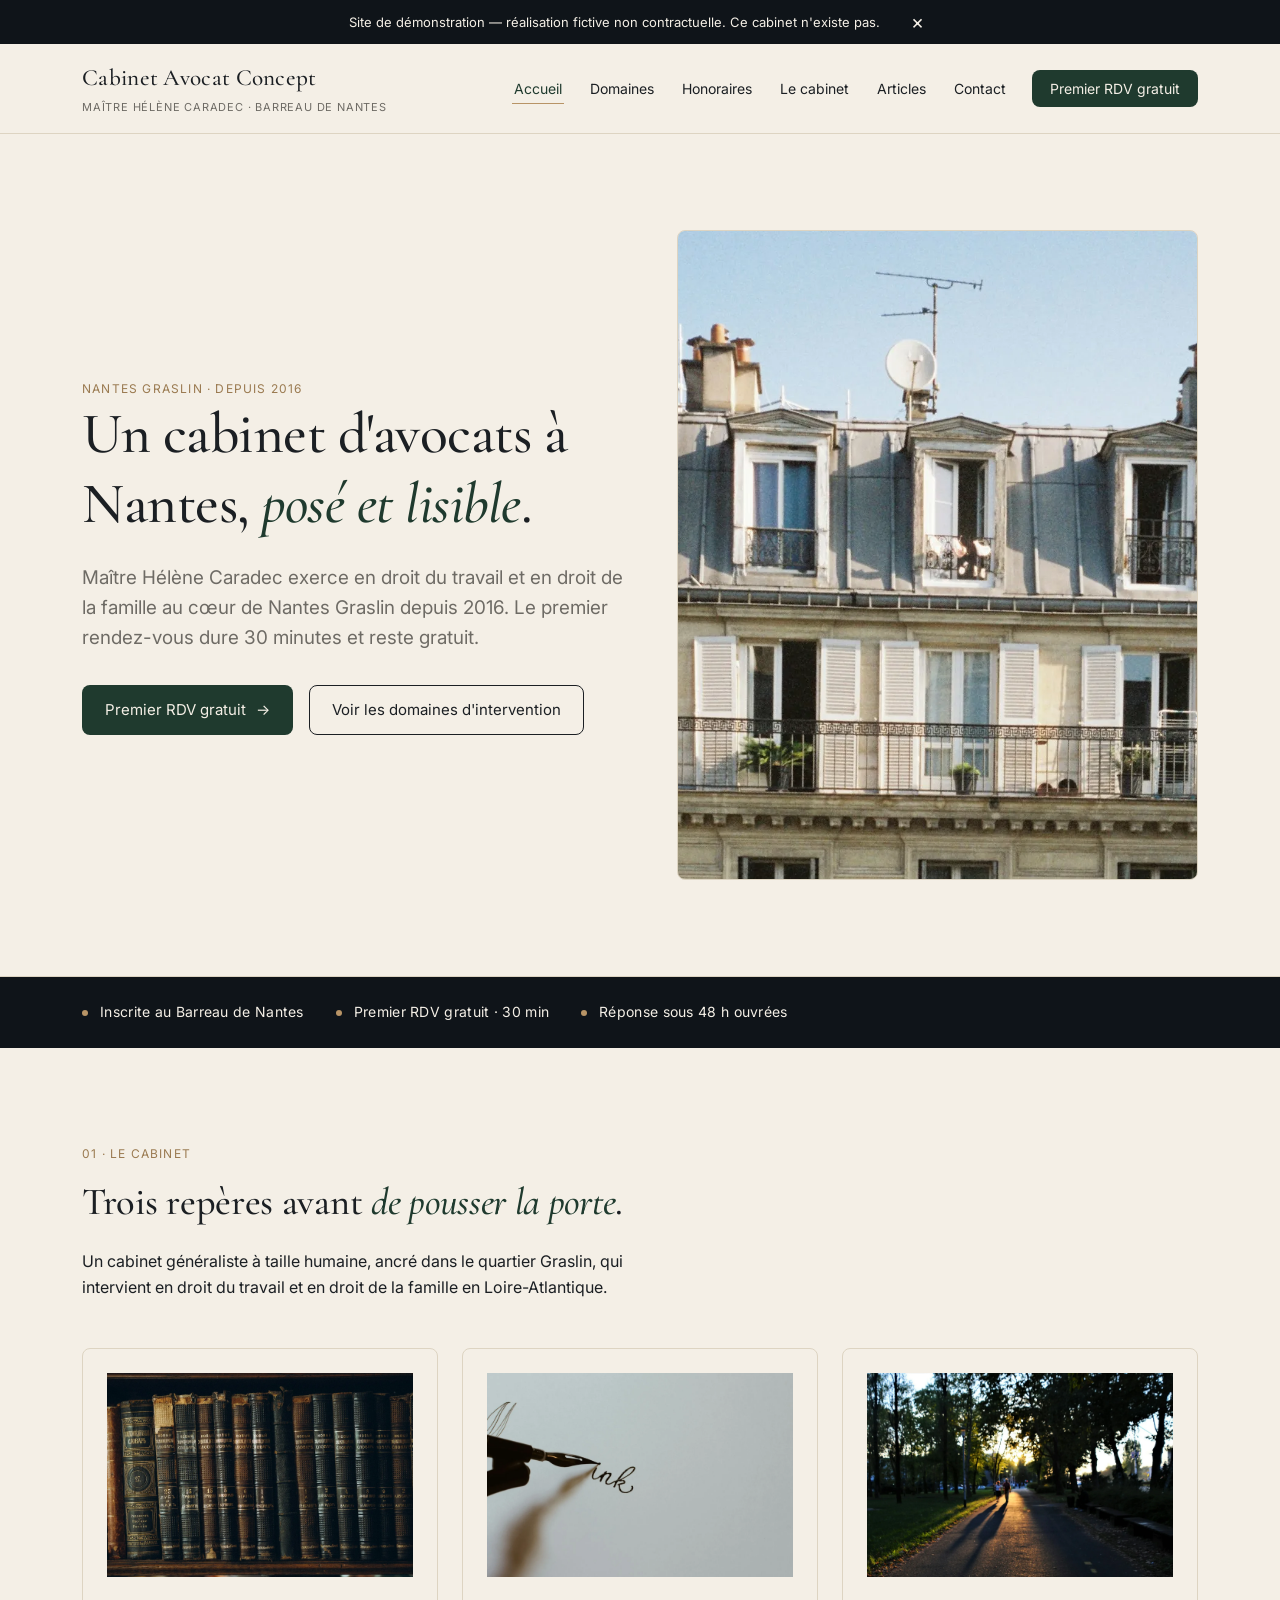
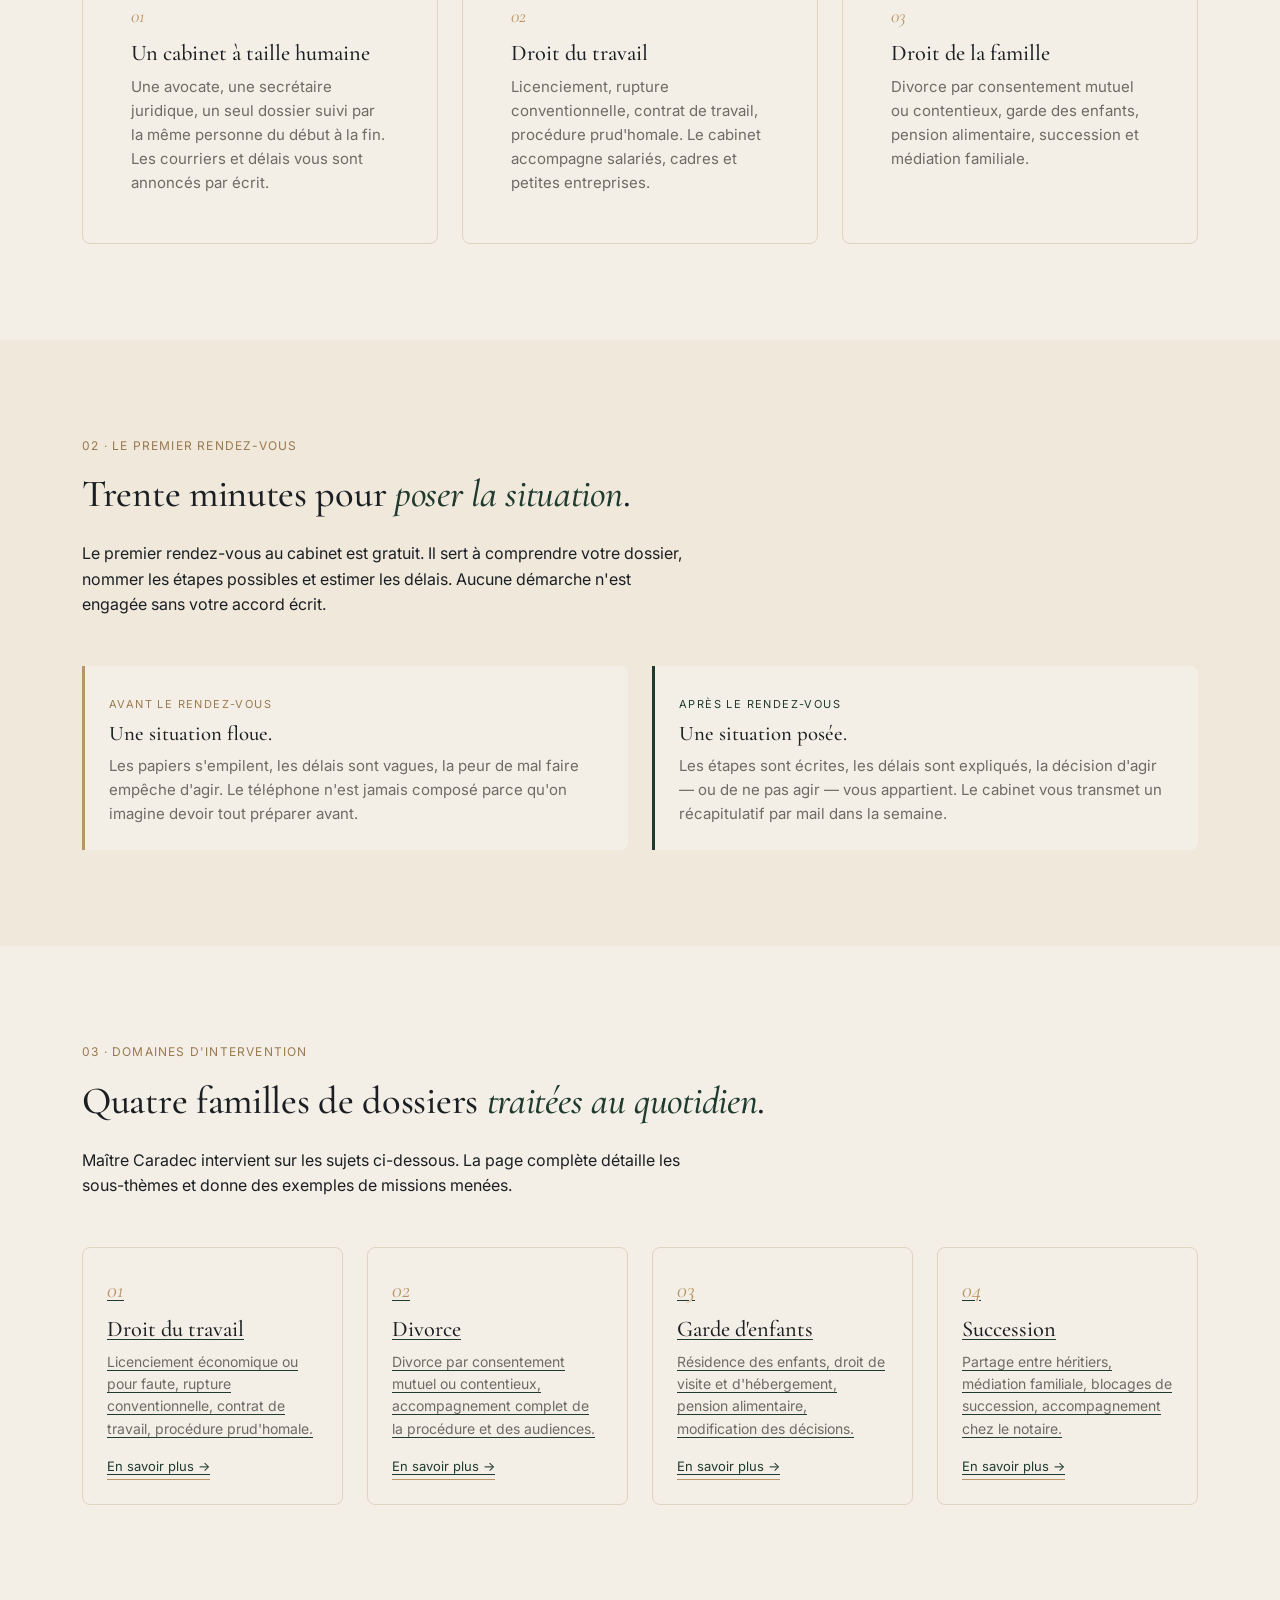
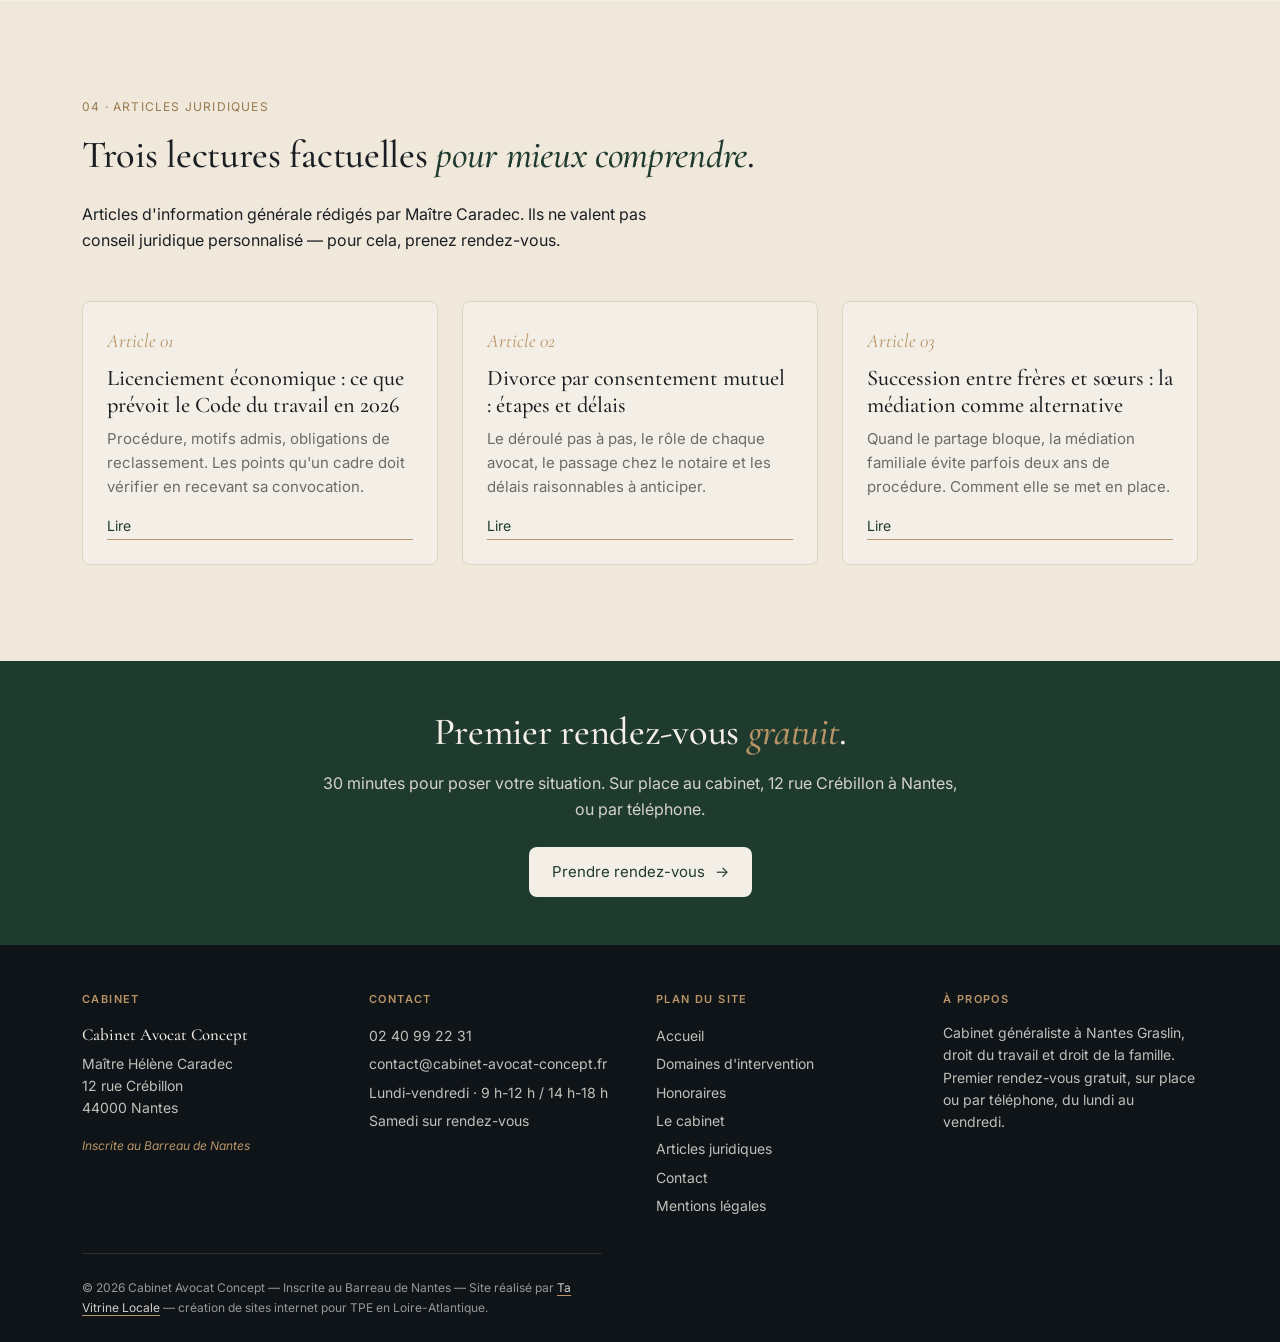
<file: index.html>
<!DOCTYPE html>
<html lang="fr">
<head>
  <meta charset="UTF-8">
  <meta name="viewport" content="width=device-width, initial-scale=1, viewport-fit=cover">
  <meta name="theme-color" content="#1F3A2E">

  <title>Cabinet d'avocats à Nantes — Cabinet Avocat Concept · Nantes</title>
  <meta name="description" content="Cabinet d'avocats à Nantes Graslin. Droit du travail et droit de la famille. Premier rendez-vous gratuit 30 min. Maître Hélène Caradec.">
  <meta name="author" content="Cabinet Avocat Concept">
  <meta name="robots" content="noindex, follow" />
  <link rel="canonical" href="https://avocat.tavitrinelocale.fr/">

  <meta property="og:type" content="website">
  <meta property="og:title" content="Cabinet d'avocats à Nantes — Cabinet Avocat Concept">
  <meta property="og:description" content="Cabinet Avocat Concept à Nantes Graslin. Droit du travail et droit de la famille. Premier rendez-vous gratuit 30 min.">
  <meta property="og:url" content="https://avocat.tavitrinelocale.fr/">
  <meta property="og:locale" content="fr_FR">
  <meta property="og:site_name" content="Cabinet Avocat Concept">

  <link rel="preconnect" href="https://fonts.googleapis.com">
  <link rel="preconnect" href="https://fonts.gstatic.com" crossorigin>
  <link href="https://fonts.googleapis.com/css2?family=Cormorant+Garamond:ital,wght@0,400;0,500;1,400;1,500&family=Inter:wght@400;500;600&display=swap" rel="stylesheet" media="print" onload="this.media='all'">
  <noscript><link rel="stylesheet" href="https://fonts.googleapis.com/css2?family=Cormorant+Garamond:ital,wght@0,400;0,500;1,400;1,500&family=Inter:wght@400;500;600&display=swap"></noscript>

  <link rel="stylesheet" href="style.css">

  <script type="application/ld+json">
  {
    "@context": "https://schema.org",
    "@type": "ProfessionalService",
    "name": "Cabinet Avocat Concept",
    "url": "https://avocat.tavitrinelocale.fr/",
    "telephone": "+33240992231",
    "email": "contact@cabinet-avocat-concept.fr",
    "description": "Cabinet d'avocats à Nantes Graslin — droit du travail et droit de la famille. Site de démonstration non publicitaire au sens de l'article 10 du décret du 12 juillet 2005 et du Règlement Intérieur National. Cabinet fictif.",
    "address": {
      "@type": "PostalAddress",
      "streetAddress": "12 rue Crébillon",
      "addressLocality": "Nantes",
      "postalCode": "44000",
      "addressCountry": "FR"
    },
    "areaServed": ["Nantes", "Saint-Herblain", "Carquefou", "Loire-Atlantique"],
    "openingHours": "Mo-Fr 09:00-12:00,14:00-18:00",
    "memberOf": {
      "@type": "Organization",
      "name": "Barreau de Nantes"
    }
  }
  </script>

  <script type="application/ld+json">
  {
    "@context": "https://schema.org",
    "@type": "WebSite",
    "name": "Cabinet Avocat Concept",
    "url": "https://avocat.tavitrinelocale.fr/",
    "inLanguage": "fr-FR",
    "publisher": {
      "@type": "ProfessionalService",
      "name": "Cabinet Avocat Concept"
    }
  }
  </script>
</head>
<body>
  <a href="#main" class="skip-link">Aller au contenu</a>

  <div class="demo-banner" role="status" aria-label="Information site démo" data-demo-banner>
    <span class="demo-banner__txt">Site de démonstration — réalisation fictive non contractuelle. Ce cabinet n'existe pas.</span>
    <button type="button" class="demo-banner__close" aria-label="Fermer le bandeau">×</button>
  </div>

  <header class="site-header">
    <div class="container site-header__inner">
      <a href="index.html" class="brand">
        <span class="brand__name">Cabinet Avocat Concept</span>
        <span class="brand__sub">Maître Hélène Caradec · Barreau de Nantes</span>
      </a>
      <nav class="nav" aria-label="Navigation principale">
        <ul class="nav__list">
          <li><a href="index.html" class="nav__link is-active">Accueil</a></li>
          <li><a href="domaines-intervention.html" class="nav__link">Domaines</a></li>
          <li><a href="honoraires.html" class="nav__link">Honoraires</a></li>
          <li><a href="le-cabinet.html" class="nav__link">Le cabinet</a></li>
          <li><a href="articles.html" class="nav__link">Articles</a></li>
          <li><a href="contact.html" class="nav__link">Contact</a></li>
          <li><a href="contact.html#rdv" class="nav__cta">Premier RDV gratuit</a></li>
        </ul>
      </nav>
      <button type="button" class="burger" data-burger aria-label="Ouvrir le menu" aria-expanded="false" aria-controls="mobile-menu">
        <span></span><span></span><span></span>
      </button>
    </div>
  </header>

  <aside class="mobile-menu" id="mobile-menu" data-mobile-menu aria-label="Navigation mobile">
    <ul class="mobile-menu__list">
      <li><a href="index.html">Accueil</a></li>
      <li><a href="domaines-intervention.html">Domaines d'intervention</a></li>
      <li><a href="honoraires.html">Honoraires</a></li>
      <li><a href="le-cabinet.html">Le cabinet</a></li>
      <li><a href="articles.html">Articles juridiques</a></li>
      <li><a href="contact.html">Contact</a></li>
    </ul>
    <a href="contact.html#rdv" class="mobile-menu__cta">Premier RDV gratuit</a>
    <div class="mobile-menu__foot">
      <a href="tel:+33240992231">02 40 99 22 31</a>
      <a href="mailto:contact@cabinet-avocat-concept.fr">contact@cabinet-avocat-concept.fr</a>
      <span>12 rue Crébillon · 44000 Nantes</span>
    </div>
  </aside>

  <main id="main">

    <!-- HERO -->
    <section class="hero hero--image">
      <div class="container">
        <div class="hero__grid">
          <div>
            <span class="hero__kicker">Nantes Graslin · depuis 2016</span>
            <h1>Un cabinet d'avocats à Nantes, <em>posé et lisible</em>.</h1>
            <p class="hero__lede lede">Maître Hélène Caradec exerce en droit du travail et en droit de la famille au cœur de Nantes Graslin depuis 2016. Le premier rendez-vous dure 30 minutes et reste gratuit.</p>
            <div class="hero__actions">
              <a href="contact.html#rdv" class="btn btn--primary">Premier RDV gratuit <span class="btn__arrow" aria-hidden="true">→</span></a>
              <a href="domaines-intervention.html" class="btn btn--ghost">Voir les domaines d'intervention</a>
            </div>
          </div>
          <figure class="hero__media">
            <picture>
              <source srcset="images/hero-facade.webp" type="image/webp">
              <img src="images/hero-facade.jpg" alt="Façade en pierre du XIXᵉ siècle d'un immeuble français abritant un cabinet d'avocats" width="1600" height="1067" loading="eager" fetchpriority="high" decoding="async">
            </picture>
          </figure>
        </div>
      </div>
    </section>

    <!-- TRUST BAR -->
    <section class="trust">
      <div class="container">
        <ul class="trust__list">
          <li class="trust__item"><span class="trust__dot" aria-hidden="true"></span>Inscrite au Barreau de Nantes</li>
          <li class="trust__item"><span class="trust__dot" aria-hidden="true"></span>Premier RDV gratuit · 30 min</li>
          <li class="trust__item"><span class="trust__dot" aria-hidden="true"></span>Réponse sous 48 h ouvrées</li>
        </ul>
      </div>
    </section>

    <!-- POURQUOI CE CABINET -->
    <section class="section">
      <div class="container">
        <div class="section__label">01 · Le cabinet</div>
        <h2 class="section__title">Trois repères avant <em>de pousser la porte</em>.</h2>
        <p class="section__lede">Un cabinet généraliste à taille humaine, ancré dans le quartier Graslin, qui intervient en droit du travail et en droit de la famille en Loire-Atlantique.</p>

        <div class="cols-3">
          <article class="col-card">
            <figure class="col-card__media">
              <picture>
                <source srcset="images/reassurance-livres.webp" type="image/webp">
                <img src="images/reassurance-livres.jpg" alt="Étagère de codes juridiques reliés cuir dans le cabinet" width="1600" height="1067" loading="lazy" decoding="async">
              </picture>
            </figure>
            <div class="col-card__body">
              <span class="col-card__num">01</span>
              <h3>Un cabinet à taille humaine</h3>
              <p>Une avocate, une secrétaire juridique, un seul dossier suivi par la même personne du début à la fin. Les courriers et délais vous sont annoncés par écrit.</p>
            </div>
          </article>
          <article class="col-card">
            <figure class="col-card__media">
              <picture>
                <source srcset="images/reassurance-ecriture.webp" type="image/webp">
                <img src="images/reassurance-ecriture.jpg" alt="Main écrivant à la plume sur un document juridique" width="1600" height="1065" loading="lazy" decoding="async">
              </picture>
            </figure>
            <div class="col-card__body">
              <span class="col-card__num">02</span>
              <h3>Droit du travail</h3>
              <p>Licenciement, rupture conventionnelle, contrat de travail, procédure prud'homale. Le cabinet accompagne salariés, cadres et petites entreprises.</p>
            </div>
          </article>
          <article class="col-card">
            <figure class="col-card__media">
              <picture>
                <source srcset="images/reassurance-famille.webp" type="image/webp">
                <img src="images/reassurance-famille.jpg" alt="Promeneurs dans un parc européen, vue à distance et anonyme" width="1600" height="1063" loading="lazy" decoding="async">
              </picture>
            </figure>
            <div class="col-card__body">
              <span class="col-card__num">03</span>
              <h3>Droit de la famille</h3>
              <p>Divorce par consentement mutuel ou contentieux, garde des enfants, pension alimentaire, succession et médiation familiale.</p>
            </div>
          </article>
        </div>
      </div>
    </section>

    <!-- AVANT / APRÈS (option B — texte) -->
    <section class="section section--soft">
      <div class="container">
        <div class="section__label">02 · Le premier rendez-vous</div>
        <h2 class="section__title">Trente minutes pour <em>poser la situation</em>.</h2>
        <p class="section__lede">Le premier rendez-vous au cabinet est gratuit. Il sert à comprendre votre dossier, nommer les étapes possibles et estimer les délais. Aucune démarche n'est engagée sans votre accord écrit.</p>

        <div class="case-before-after">
          <article class="case-ba case-ba--before">
            <span class="case-ba__label">Avant le rendez-vous</span>
            <h3 class="case-ba__title">Une situation floue.</h3>
            <p>Les papiers s'empilent, les délais sont vagues, la peur de mal faire empêche d'agir. Le téléphone n'est jamais composé parce qu'on imagine devoir tout préparer avant.</p>
          </article>
          <article class="case-ba case-ba--after">
            <span class="case-ba__label">Après le rendez-vous</span>
            <h3 class="case-ba__title">Une situation posée.</h3>
            <p>Les étapes sont écrites, les délais sont expliqués, la décision d'agir — ou de ne pas agir — vous appartient. Le cabinet vous transmet un récapitulatif par mail dans la semaine.</p>
          </article>
        </div>
      </div>
    </section>

    <!-- DOMAINES (aperçu, 4 cartes) -->
    <section class="section">
      <div class="container">
        <div class="section__label">03 · Domaines d'intervention</div>
        <h2 class="section__title">Quatre familles de dossiers <em>traitées au quotidien</em>.</h2>
        <p class="section__lede">Maître Caradec intervient sur les sujets ci-dessous. La page complète détaille les sous-thèmes et donne des exemples de missions menées.</p>

        <div class="cards-4">
          <a href="domaines-intervention.html#droit-travail" class="domain-card">
            <span class="domain-card__num">01</span>
            <h3>Droit du travail</h3>
            <p>Licenciement économique ou pour faute, rupture conventionnelle, contrat de travail, procédure prud'homale.</p>
            <span class="domain-card__link">En savoir plus →</span>
          </a>
          <a href="domaines-intervention.html#divorce" class="domain-card">
            <span class="domain-card__num">02</span>
            <h3>Divorce</h3>
            <p>Divorce par consentement mutuel ou contentieux, accompagnement complet de la procédure et des audiences.</p>
            <span class="domain-card__link">En savoir plus →</span>
          </a>
          <a href="domaines-intervention.html#garde" class="domain-card">
            <span class="domain-card__num">03</span>
            <h3>Garde d'enfants</h3>
            <p>Résidence des enfants, droit de visite et d'hébergement, pension alimentaire, modification des décisions.</p>
            <span class="domain-card__link">En savoir plus →</span>
          </a>
          <a href="domaines-intervention.html#succession" class="domain-card">
            <span class="domain-card__num">04</span>
            <h3>Succession</h3>
            <p>Partage entre héritiers, médiation familiale, blocages de succession, accompagnement chez le notaire.</p>
            <span class="domain-card__link">En savoir plus →</span>
          </a>
        </div>
      </div>
    </section>

    <!-- ARTICLES RÉCENTS -->
    <section class="section section--soft">
      <div class="container">
        <div class="section__label">04 · Articles juridiques</div>
        <h2 class="section__title">Trois lectures factuelles <em>pour mieux comprendre</em>.</h2>
        <p class="section__lede">Articles d'information générale rédigés par Maître Caradec. Ils ne valent pas conseil juridique personnalisé — pour cela, prenez rendez-vous.</p>

        <div class="cols-3">
          <article class="col-card">
            <span class="col-card__num">Article 01</span>
            <h3>Licenciement économique : ce que prévoit le Code du travail en 2026</h3>
            <p>Procédure, motifs admis, obligations de reclassement. Les points qu'un cadre doit vérifier en recevant sa convocation.</p>
            <a href="articles.html#article-1">Lire</a>
          </article>
          <article class="col-card">
            <span class="col-card__num">Article 02</span>
            <h3>Divorce par consentement mutuel : étapes et délais</h3>
            <p>Le déroulé pas à pas, le rôle de chaque avocat, le passage chez le notaire et les délais raisonnables à anticiper.</p>
            <a href="articles.html#article-2">Lire</a>
          </article>
          <article class="col-card">
            <span class="col-card__num">Article 03</span>
            <h3>Succession entre frères et sœurs : la médiation comme alternative</h3>
            <p>Quand le partage bloque, la médiation familiale évite parfois deux ans de procédure. Comment elle se met en place.</p>
            <a href="articles.html#article-3">Lire</a>
          </article>
        </div>
      </div>
    </section>

    <!-- CTA premier RDV -->
    <section class="cta-band">
      <div class="container">
        <h2>Premier rendez-vous <em>gratuit</em>.</h2>
        <p>30 minutes pour poser votre situation. Sur place au cabinet, 12 rue Crébillon à Nantes, ou par téléphone.</p>
        <a href="contact.html#rdv" class="btn btn--primary">Prendre rendez-vous <span class="btn__arrow" aria-hidden="true">→</span></a>
      </div>
    </section>

  </main>

  <footer class="site-footer">
    <div class="container">
      <div class="footer-grid">
        <div class="footer-col">
          <h4>Cabinet</h4>
          <p>
            <strong>Cabinet Avocat Concept</strong>
            Maître Hélène Caradec<br>
            12 rue Crébillon<br>
            44000 Nantes
          </p>
          <span class="footer-barre-mention">Inscrite au Barreau de Nantes</span>
        </div>
        <div class="footer-col">
          <h4>Contact</h4>
          <ul>
            <li><a href="tel:+33240992231">02 40 99 22 31</a></li>
            <li><a href="mailto:contact@cabinet-avocat-concept.fr">contact@cabinet-avocat-concept.fr</a></li>
            <li>Lundi-vendredi · 9 h-12 h / 14 h-18 h</li>
            <li>Samedi sur rendez-vous</li>
          </ul>
        </div>
        <div class="footer-col">
          <h4>Plan du site</h4>
          <ul>
            <li><a href="index.html">Accueil</a></li>
            <li><a href="domaines-intervention.html">Domaines d'intervention</a></li>
            <li><a href="honoraires.html">Honoraires</a></li>
            <li><a href="le-cabinet.html">Le cabinet</a></li>
            <li><a href="articles.html">Articles juridiques</a></li>
            <li><a href="contact.html">Contact</a></li>
            <li><a href="mentions-legales.html">Mentions légales</a></li>
          </ul>
        </div>
        <div class="footer-col">
          <h4>À propos</h4>
          <p>Cabinet généraliste à Nantes Graslin, droit du travail et droit de la famille. Premier rendez-vous gratuit, sur place ou par téléphone, du lundi au vendredi.</p>
        </div>
      </div>
      <p class="footer-legal">© <span data-year>2026</span> Cabinet Avocat Concept — Inscrite au Barreau de Nantes — Site réalisé par <a href="https://tavitrinelocale.fr" rel="noopener">Ta Vitrine Locale</a> — création de sites internet pour TPE en Loire-Atlantique.</p>
    </div>
  </footer>

  <script src="script.js" defer></script>
</body>
</html>
</file>
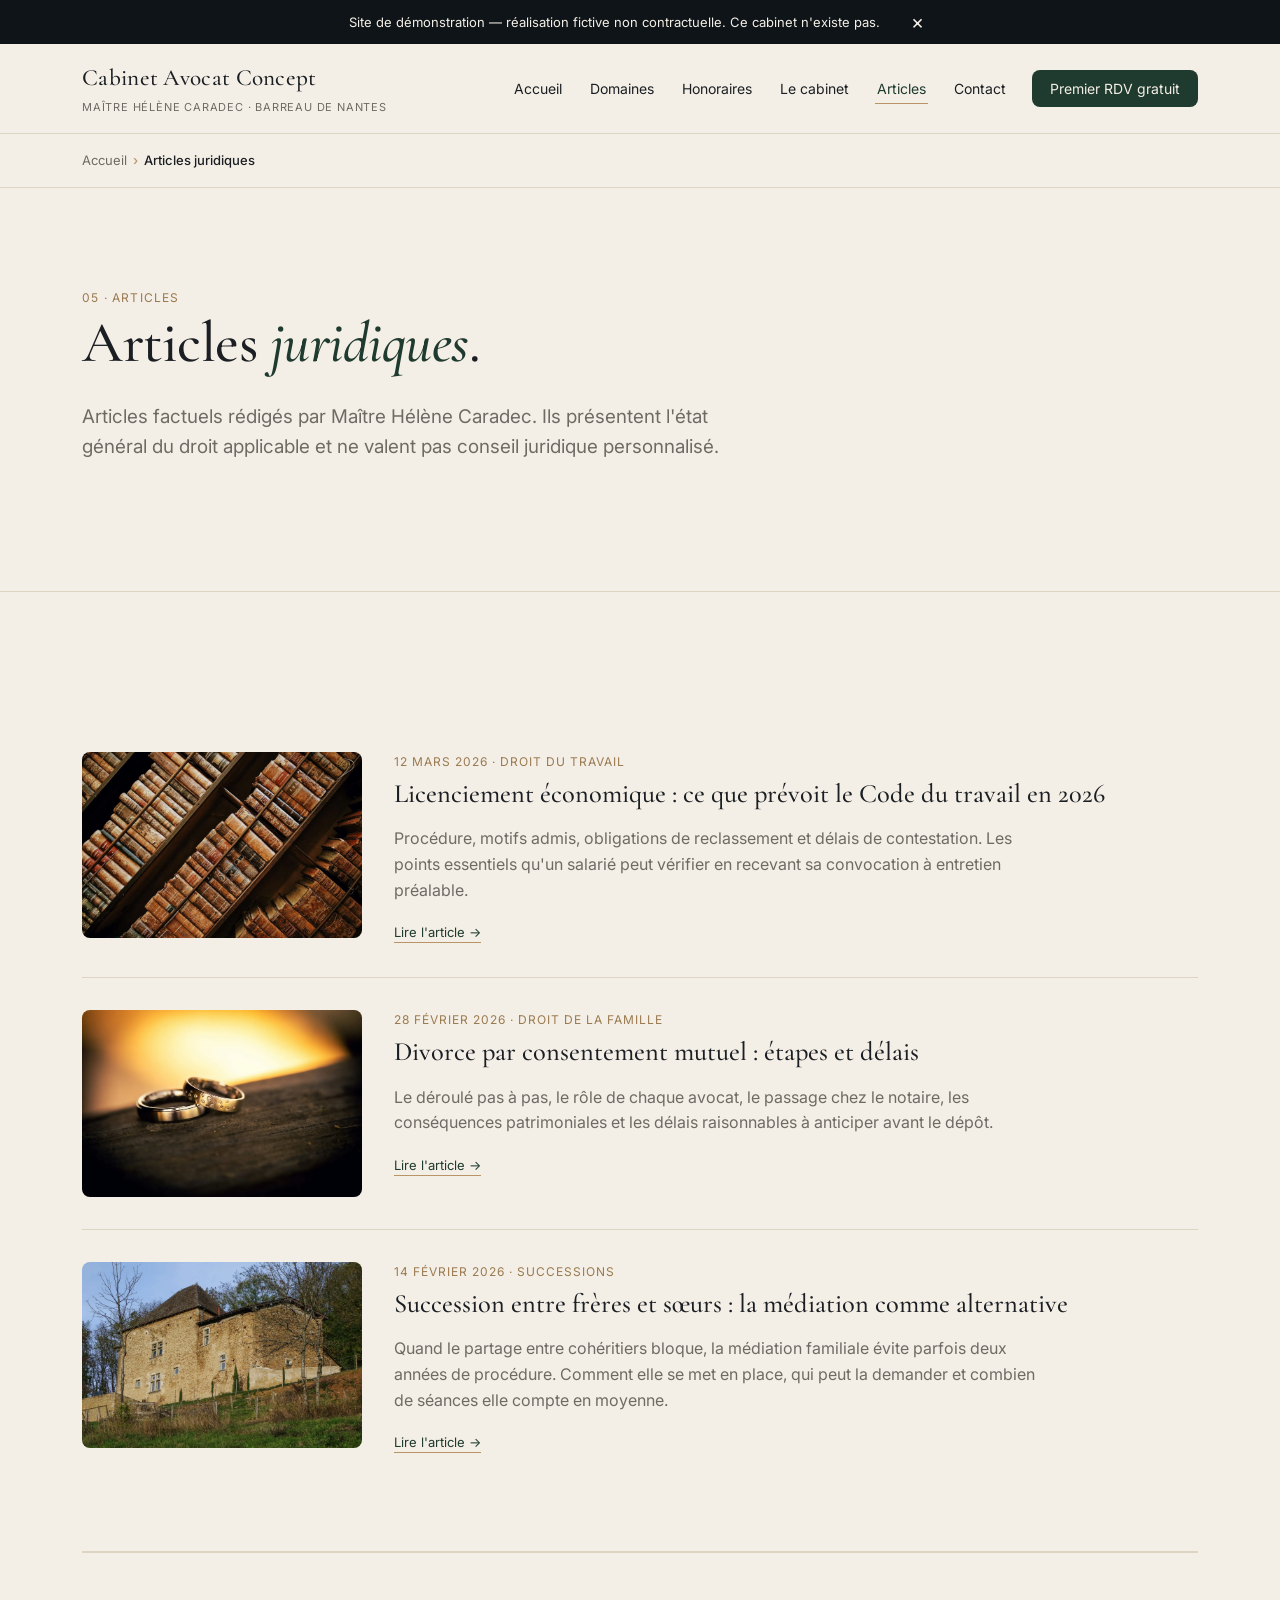
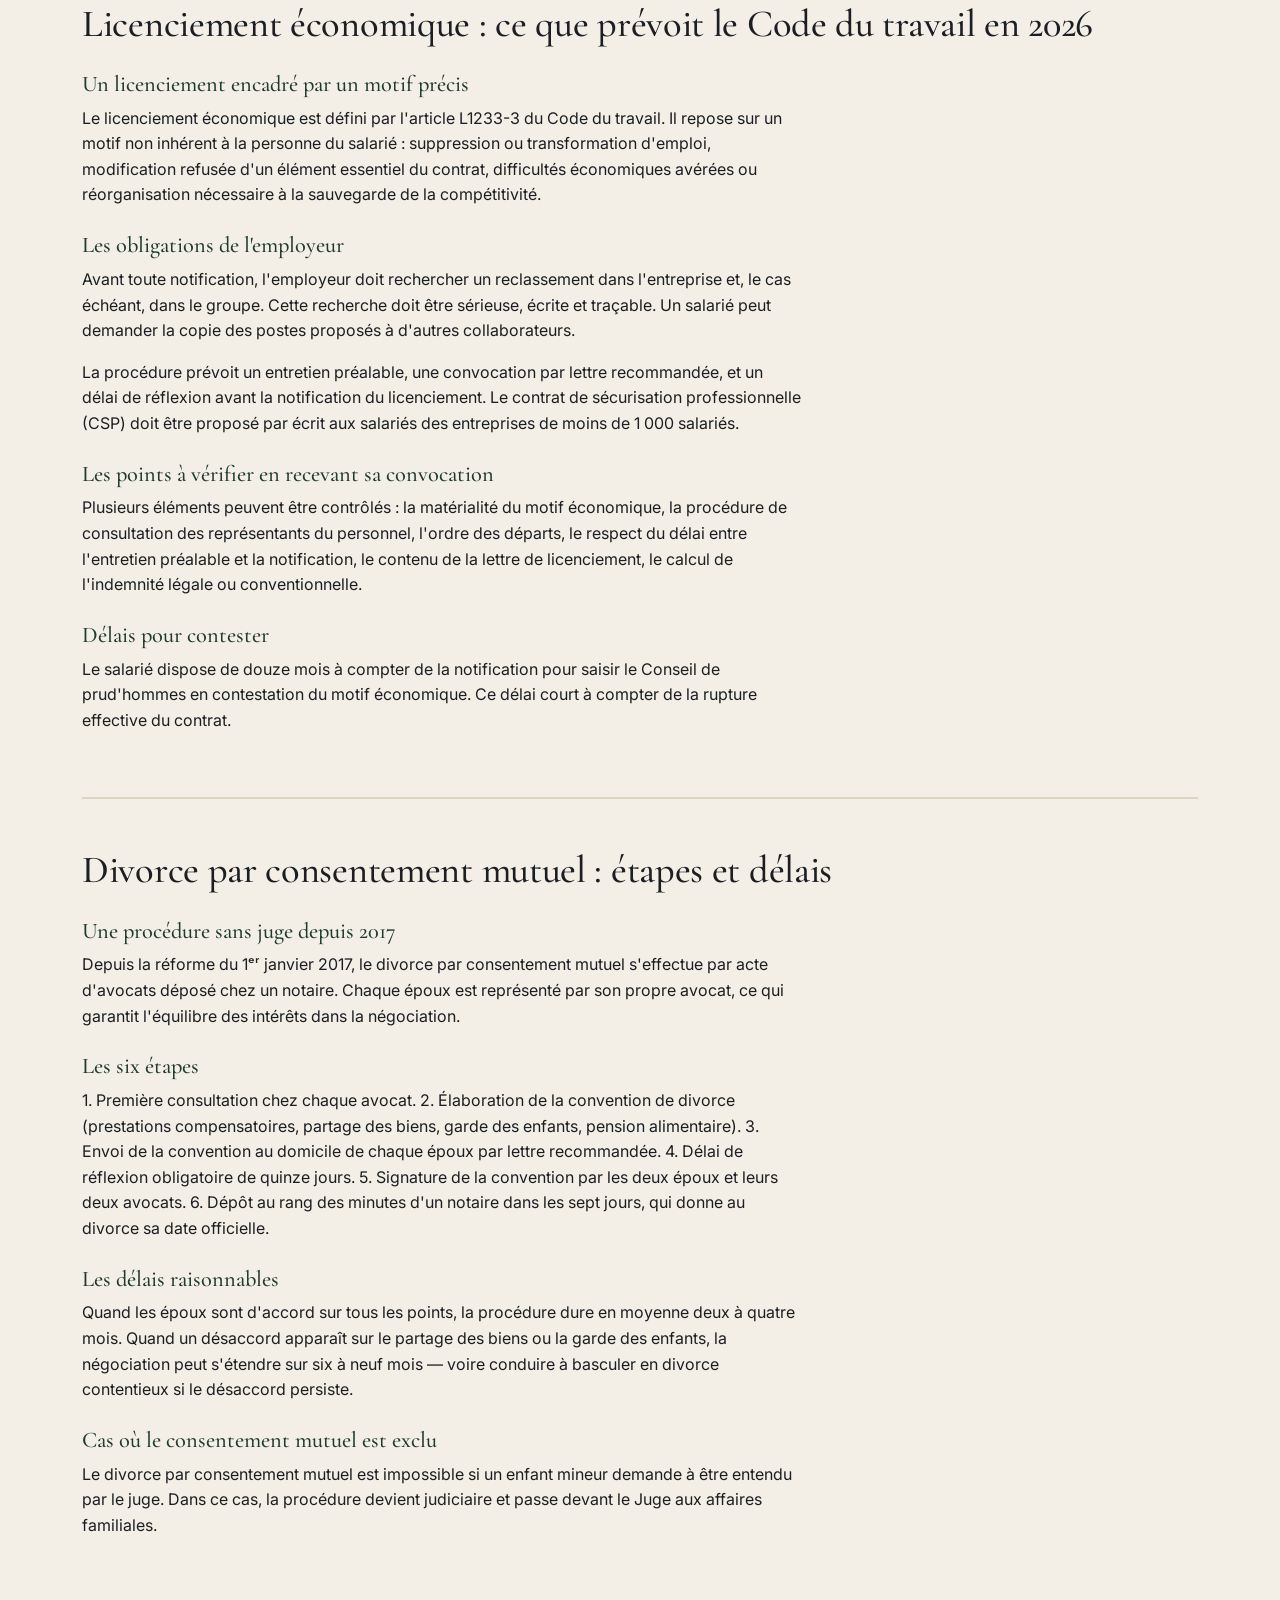
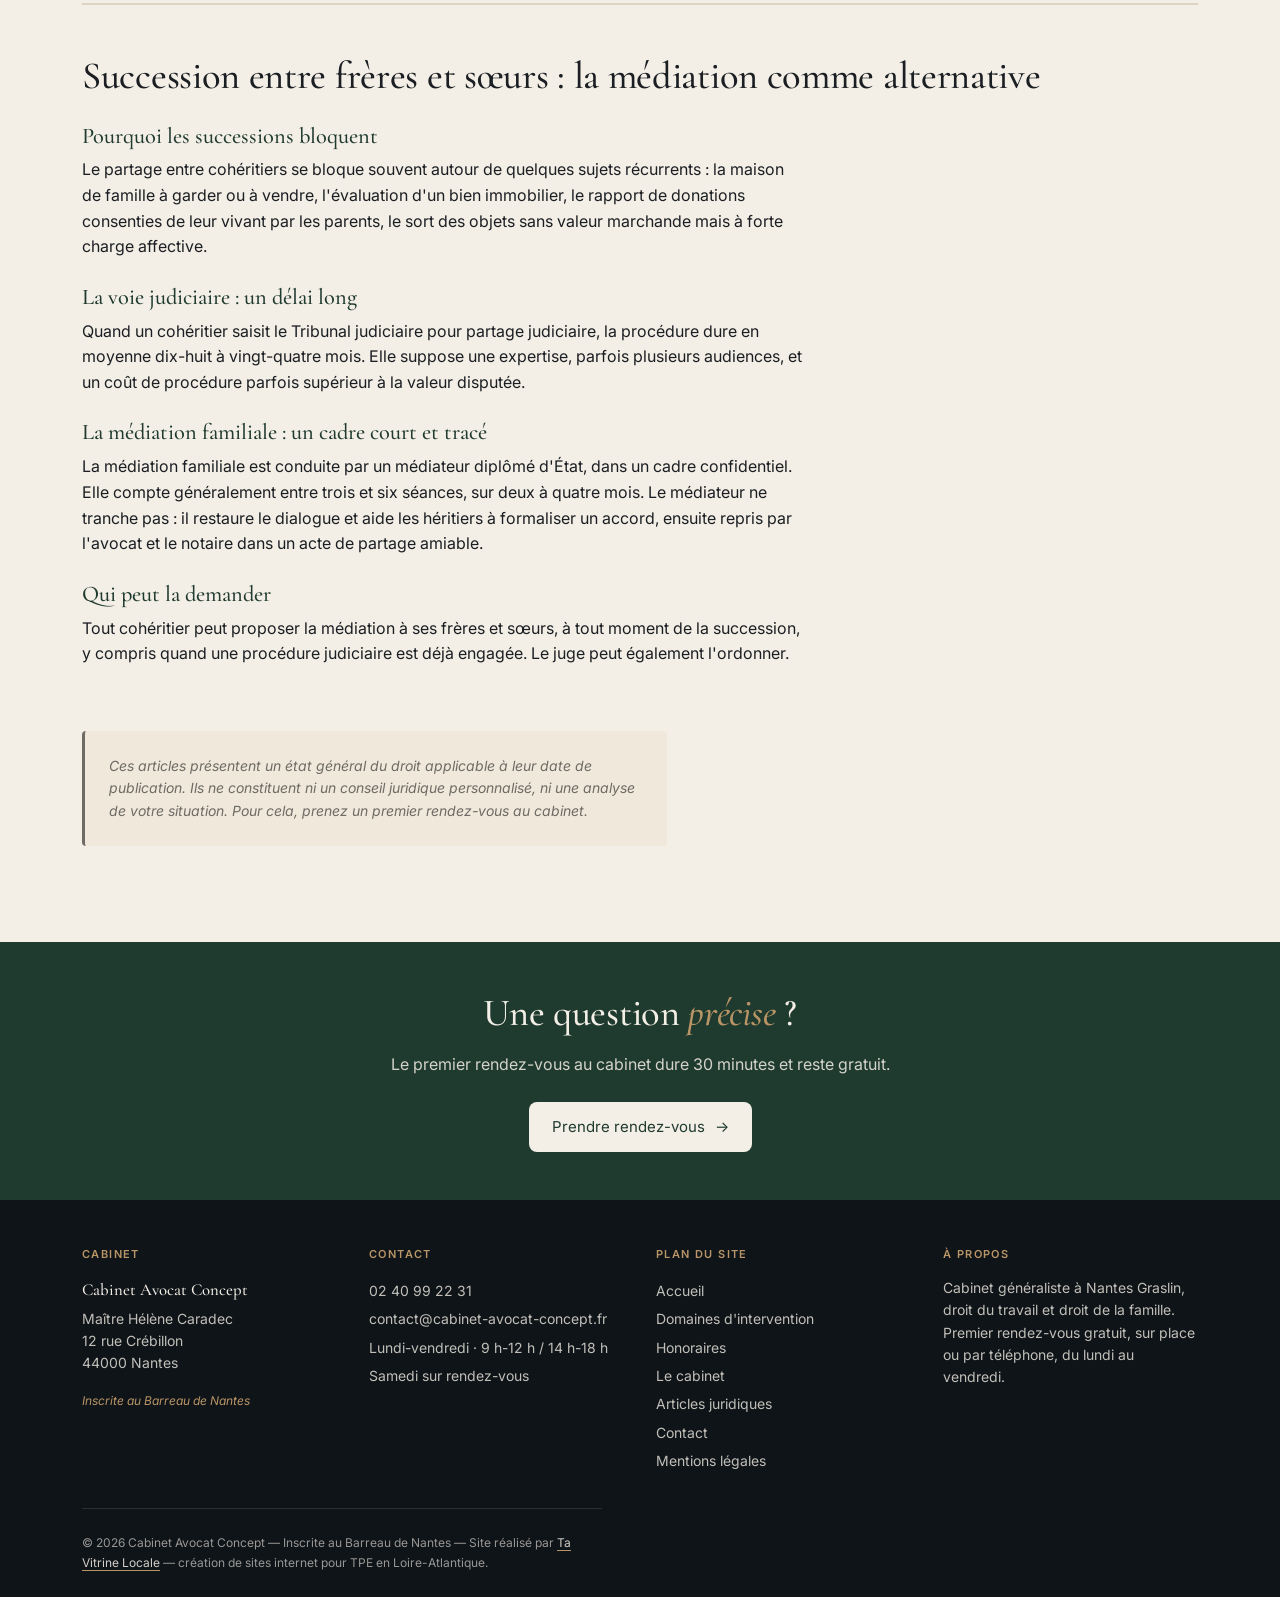
<file: articles.html>
<!DOCTYPE html>
<html lang="fr">
<head>
  <meta charset="UTF-8">
  <meta name="viewport" content="width=device-width, initial-scale=1, viewport-fit=cover">
  <meta name="theme-color" content="#1F3A2E">

  <title>Articles juridiques — Cabinet Avocat Concept · Nantes</title>
  <meta name="description" content="Articles juridiques factuels sur le droit du travail et le droit de la famille, par Maître Hélène Caradec, avocate à Nantes.">
  <meta name="robots" content="noindex, follow" />
  <link rel="canonical" href="https://avocat.tavitrinelocale.fr/articles.html">

  <meta property="og:type" content="website">
  <meta property="og:title" content="Articles juridiques — Cabinet Avocat Concept">
  <meta property="og:description" content="Articles factuels sur le droit du travail et le droit de la famille. Maître Hélène Caradec, Nantes.">
  <meta property="og:url" content="https://avocat.tavitrinelocale.fr/articles.html">
  <meta property="og:locale" content="fr_FR">
  <meta property="og:site_name" content="Cabinet Avocat Concept">

  <link rel="preconnect" href="https://fonts.googleapis.com">
  <link rel="preconnect" href="https://fonts.gstatic.com" crossorigin>
  <link href="https://fonts.googleapis.com/css2?family=Cormorant+Garamond:ital,wght@0,400;0,500;1,400;1,500&family=Inter:wght@400;500;600&display=swap" rel="stylesheet" media="print" onload="this.media='all'">
  <noscript><link rel="stylesheet" href="https://fonts.googleapis.com/css2?family=Cormorant+Garamond:ital,wght@0,400;0,500;1,400;1,500&family=Inter:wght@400;500;600&display=swap"></noscript>

  <link rel="stylesheet" href="style.css">

  <script type="application/ld+json">
  {
    "@context": "https://schema.org",
    "@type": "BreadcrumbList",
    "itemListElement": [
      { "@type": "ListItem", "position": 1, "name": "Accueil", "item": "https://avocat.tavitrinelocale.fr/" },
      { "@type": "ListItem", "position": 2, "name": "Articles juridiques", "item": "https://avocat.tavitrinelocale.fr/articles.html" }
    ]
  }
  </script>
</head>
<body>
  <a href="#main" class="skip-link">Aller au contenu</a>

  <div class="demo-banner" role="status" aria-label="Information site démo" data-demo-banner>
    <span class="demo-banner__txt">Site de démonstration — réalisation fictive non contractuelle. Ce cabinet n'existe pas.</span>
    <button type="button" class="demo-banner__close" aria-label="Fermer le bandeau">×</button>
  </div>

  <header class="site-header">
    <div class="container site-header__inner">
      <a href="index.html" class="brand">
        <span class="brand__name">Cabinet Avocat Concept</span>
        <span class="brand__sub">Maître Hélène Caradec · Barreau de Nantes</span>
      </a>
      <nav class="nav" aria-label="Navigation principale">
        <ul class="nav__list">
          <li><a href="index.html" class="nav__link">Accueil</a></li>
          <li><a href="domaines-intervention.html" class="nav__link">Domaines</a></li>
          <li><a href="honoraires.html" class="nav__link">Honoraires</a></li>
          <li><a href="le-cabinet.html" class="nav__link">Le cabinet</a></li>
          <li><a href="articles.html" class="nav__link is-active">Articles</a></li>
          <li><a href="contact.html" class="nav__link">Contact</a></li>
          <li><a href="contact.html#rdv" class="nav__cta">Premier RDV gratuit</a></li>
        </ul>
      </nav>
      <button type="button" class="burger" data-burger aria-label="Ouvrir le menu" aria-expanded="false" aria-controls="mobile-menu">
        <span></span><span></span><span></span>
      </button>
    </div>
  </header>

  <aside class="mobile-menu" id="mobile-menu" data-mobile-menu aria-label="Navigation mobile">
    <ul class="mobile-menu__list">
      <li><a href="index.html">Accueil</a></li>
      <li><a href="domaines-intervention.html">Domaines d'intervention</a></li>
      <li><a href="honoraires.html">Honoraires</a></li>
      <li><a href="le-cabinet.html">Le cabinet</a></li>
      <li><a href="articles.html">Articles juridiques</a></li>
      <li><a href="contact.html">Contact</a></li>
    </ul>
    <a href="contact.html#rdv" class="mobile-menu__cta">Premier RDV gratuit</a>
    <div class="mobile-menu__foot">
      <a href="tel:+33240992231">02 40 99 22 31</a>
      <a href="mailto:contact@cabinet-avocat-concept.fr">contact@cabinet-avocat-concept.fr</a>
      <span>12 rue Crébillon · 44000 Nantes</span>
    </div>
  </aside>

  <nav class="breadcrumb" aria-label="Fil d'Ariane">
    <div class="container">
      <ol>
        <li><a href="index.html">Accueil</a></li>
        <li aria-current="page">Articles juridiques</li>
      </ol>
    </div>
  </nav>

  <main id="main">

    <section class="hero">
      <div class="container">
        <span class="hero__kicker">05 · Articles</span>
        <h1>Articles <em>juridiques</em>.</h1>
        <p class="hero__lede lede">Articles factuels rédigés par Maître Hélène Caradec. Ils présentent l'état général du droit applicable et ne valent pas conseil juridique personnalisé.</p>
      </div>
    </section>

    <section class="section">
      <div class="container">

        <div class="articles-list">
          <article class="article-item">
            <figure class="article-item__media">
              <picture>
                <source srcset="images/article-01.webp" type="image/webp">
                <img src="images/article-01.jpg" alt="Codes juridiques anciens, illustration de l'article sur le licenciement économique" width="1600" height="1200" loading="lazy" decoding="async">
              </picture>
            </figure>
            <div>
              <span class="article-item__date">12 mars 2026 · Droit du travail</span>
              <h3><a href="#article-1">Licenciement économique : ce que prévoit le Code du travail en 2026</a></h3>
              <p class="article-item__excerpt">Procédure, motifs admis, obligations de reclassement et délais de contestation. Les points essentiels qu'un salarié peut vérifier en recevant sa convocation à entretien préalable.</p>
              <a href="#article-1" class="article-item__readmore">Lire l'article →</a>
            </div>
          </article>

          <article class="article-item">
            <figure class="article-item__media">
              <picture>
                <source srcset="images/article-02.webp" type="image/webp">
                <img src="images/article-02.jpg" alt="Deux alliances posées sur une surface en bois, illustration de l'article sur le divorce" width="1600" height="1067" loading="lazy" decoding="async">
              </picture>
            </figure>
            <div>
              <span class="article-item__date">28 février 2026 · Droit de la famille</span>
              <h3><a href="#article-2">Divorce par consentement mutuel : étapes et délais</a></h3>
              <p class="article-item__excerpt">Le déroulé pas à pas, le rôle de chaque avocat, le passage chez le notaire, les conséquences patrimoniales et les délais raisonnables à anticiper avant le dépôt.</p>
              <a href="#article-2" class="article-item__readmore">Lire l'article →</a>
            </div>
          </article>

          <article class="article-item">
            <figure class="article-item__media">
              <picture>
                <source srcset="images/article-03.webp" type="image/webp">
                <img src="images/article-03.jpg" alt="Maison française aux murs en pierre, illustration de l'article sur la succession" width="1600" height="1165" loading="lazy" decoding="async">
              </picture>
            </figure>
            <div>
              <span class="article-item__date">14 février 2026 · Successions</span>
              <h3><a href="#article-3">Succession entre frères et sœurs : la médiation comme alternative</a></h3>
              <p class="article-item__excerpt">Quand le partage entre cohéritiers bloque, la médiation familiale évite parfois deux années de procédure. Comment elle se met en place, qui peut la demander et combien de séances elle compte en moyenne.</p>
              <a href="#article-3" class="article-item__readmore">Lire l'article →</a>
            </div>
          </article>
        </div>

        <!-- ARTICLE 1 — détail -->
        <article class="article-full" id="article-1">
          <h2>Licenciement économique : ce que prévoit le Code du travail en 2026</h2>

          <h3>Un licenciement encadré par un motif précis</h3>
          <p>Le licenciement économique est défini par l'article L1233-3 du Code du travail. Il repose sur un motif non inhérent à la personne du salarié : suppression ou transformation d'emploi, modification refusée d'un élément essentiel du contrat, difficultés économiques avérées ou réorganisation nécessaire à la sauvegarde de la compétitivité.</p>

          <h3>Les obligations de l'employeur</h3>
          <p>Avant toute notification, l'employeur doit rechercher un reclassement dans l'entreprise et, le cas échéant, dans le groupe. Cette recherche doit être sérieuse, écrite et traçable. Un salarié peut demander la copie des postes proposés à d'autres collaborateurs.</p>
          <p>La procédure prévoit un entretien préalable, une convocation par lettre recommandée, et un délai de réflexion avant la notification du licenciement. Le contrat de sécurisation professionnelle (CSP) doit être proposé par écrit aux salariés des entreprises de moins de 1 000 salariés.</p>

          <h3>Les points à vérifier en recevant sa convocation</h3>
          <p>Plusieurs éléments peuvent être contrôlés : la matérialité du motif économique, la procédure de consultation des représentants du personnel, l'ordre des départs, le respect du délai entre l'entretien préalable et la notification, le contenu de la lettre de licenciement, le calcul de l'indemnité légale ou conventionnelle.</p>

          <h3>Délais pour contester</h3>
          <p>Le salarié dispose de douze mois à compter de la notification pour saisir le Conseil de prud'hommes en contestation du motif économique. Ce délai court à compter de la rupture effective du contrat.</p>
        </article>

        <!-- ARTICLE 2 — détail -->
        <article class="article-full" id="article-2">
          <h2>Divorce par consentement mutuel : étapes et délais</h2>

          <h3>Une procédure sans juge depuis 2017</h3>
          <p>Depuis la réforme du 1ᵉʳ janvier 2017, le divorce par consentement mutuel s'effectue par acte d'avocats déposé chez un notaire. Chaque époux est représenté par son propre avocat, ce qui garantit l'équilibre des intérêts dans la négociation.</p>

          <h3>Les six étapes</h3>
          <p>1. Première consultation chez chaque avocat. 2. Élaboration de la convention de divorce (prestations compensatoires, partage des biens, garde des enfants, pension alimentaire). 3. Envoi de la convention au domicile de chaque époux par lettre recommandée. 4. Délai de réflexion obligatoire de quinze jours. 5. Signature de la convention par les deux époux et leurs deux avocats. 6. Dépôt au rang des minutes d'un notaire dans les sept jours, qui donne au divorce sa date officielle.</p>

          <h3>Les délais raisonnables</h3>
          <p>Quand les époux sont d'accord sur tous les points, la procédure dure en moyenne deux à quatre mois. Quand un désaccord apparaît sur le partage des biens ou la garde des enfants, la négociation peut s'étendre sur six à neuf mois — voire conduire à basculer en divorce contentieux si le désaccord persiste.</p>

          <h3>Cas où le consentement mutuel est exclu</h3>
          <p>Le divorce par consentement mutuel est impossible si un enfant mineur demande à être entendu par le juge. Dans ce cas, la procédure devient judiciaire et passe devant le Juge aux affaires familiales.</p>
        </article>

        <!-- ARTICLE 3 — détail -->
        <article class="article-full" id="article-3">
          <h2>Succession entre frères et sœurs : la médiation comme alternative</h2>

          <h3>Pourquoi les successions bloquent</h3>
          <p>Le partage entre cohéritiers se bloque souvent autour de quelques sujets récurrents : la maison de famille à garder ou à vendre, l'évaluation d'un bien immobilier, le rapport de donations consenties de leur vivant par les parents, le sort des objets sans valeur marchande mais à forte charge affective.</p>

          <h3>La voie judiciaire : un délai long</h3>
          <p>Quand un cohéritier saisit le Tribunal judiciaire pour partage judiciaire, la procédure dure en moyenne dix-huit à vingt-quatre mois. Elle suppose une expertise, parfois plusieurs audiences, et un coût de procédure parfois supérieur à la valeur disputée.</p>

          <h3>La médiation familiale : un cadre court et tracé</h3>
          <p>La médiation familiale est conduite par un médiateur diplômé d'État, dans un cadre confidentiel. Elle compte généralement entre trois et six séances, sur deux à quatre mois. Le médiateur ne tranche pas : il restaure le dialogue et aide les héritiers à formaliser un accord, ensuite repris par l'avocat et le notaire dans un acte de partage amiable.</p>

          <h3>Qui peut la demander</h3>
          <p>Tout cohéritier peut proposer la médiation à ses frères et sœurs, à tout moment de la succession, y compris quand une procédure judiciaire est déjà engagée. Le juge peut également l'ordonner.</p>
        </article>

        <p class="articles-warning">Ces articles présentent un état général du droit applicable à leur date de publication. Ils ne constituent ni un conseil juridique personnalisé, ni une analyse de votre situation. Pour cela, prenez un premier rendez-vous au cabinet.</p>

      </div>
    </section>

    <section class="cta-band">
      <div class="container">
        <h2>Une question <em>précise</em> ?</h2>
        <p>Le premier rendez-vous au cabinet dure 30 minutes et reste gratuit.</p>
        <a href="contact.html#rdv" class="btn btn--primary">Prendre rendez-vous <span class="btn__arrow" aria-hidden="true">→</span></a>
      </div>
    </section>

  </main>

  <footer class="site-footer">
    <div class="container">
      <div class="footer-grid">
        <div class="footer-col">
          <h4>Cabinet</h4>
          <p>
            <strong>Cabinet Avocat Concept</strong>
            Maître Hélène Caradec<br>
            12 rue Crébillon<br>
            44000 Nantes
          </p>
          <span class="footer-barre-mention">Inscrite au Barreau de Nantes</span>
        </div>
        <div class="footer-col">
          <h4>Contact</h4>
          <ul>
            <li><a href="tel:+33240992231">02 40 99 22 31</a></li>
            <li><a href="mailto:contact@cabinet-avocat-concept.fr">contact@cabinet-avocat-concept.fr</a></li>
            <li>Lundi-vendredi · 9 h-12 h / 14 h-18 h</li>
            <li>Samedi sur rendez-vous</li>
          </ul>
        </div>
        <div class="footer-col">
          <h4>Plan du site</h4>
          <ul>
            <li><a href="index.html">Accueil</a></li>
            <li><a href="domaines-intervention.html">Domaines d'intervention</a></li>
            <li><a href="honoraires.html">Honoraires</a></li>
            <li><a href="le-cabinet.html">Le cabinet</a></li>
            <li><a href="articles.html">Articles juridiques</a></li>
            <li><a href="contact.html">Contact</a></li>
            <li><a href="mentions-legales.html">Mentions légales</a></li>
          </ul>
        </div>
        <div class="footer-col">
          <h4>À propos</h4>
          <p>Cabinet généraliste à Nantes Graslin, droit du travail et droit de la famille. Premier rendez-vous gratuit, sur place ou par téléphone, du lundi au vendredi.</p>
        </div>
      </div>
      <p class="footer-legal">© <span data-year>2026</span> Cabinet Avocat Concept — Inscrite au Barreau de Nantes — Site réalisé par <a href="https://tavitrinelocale.fr" rel="noopener">Ta Vitrine Locale</a> — création de sites internet pour TPE en Loire-Atlantique.</p>
    </div>
  </footer>

  <script src="script.js" defer></script>
</body>
</html>
</file>
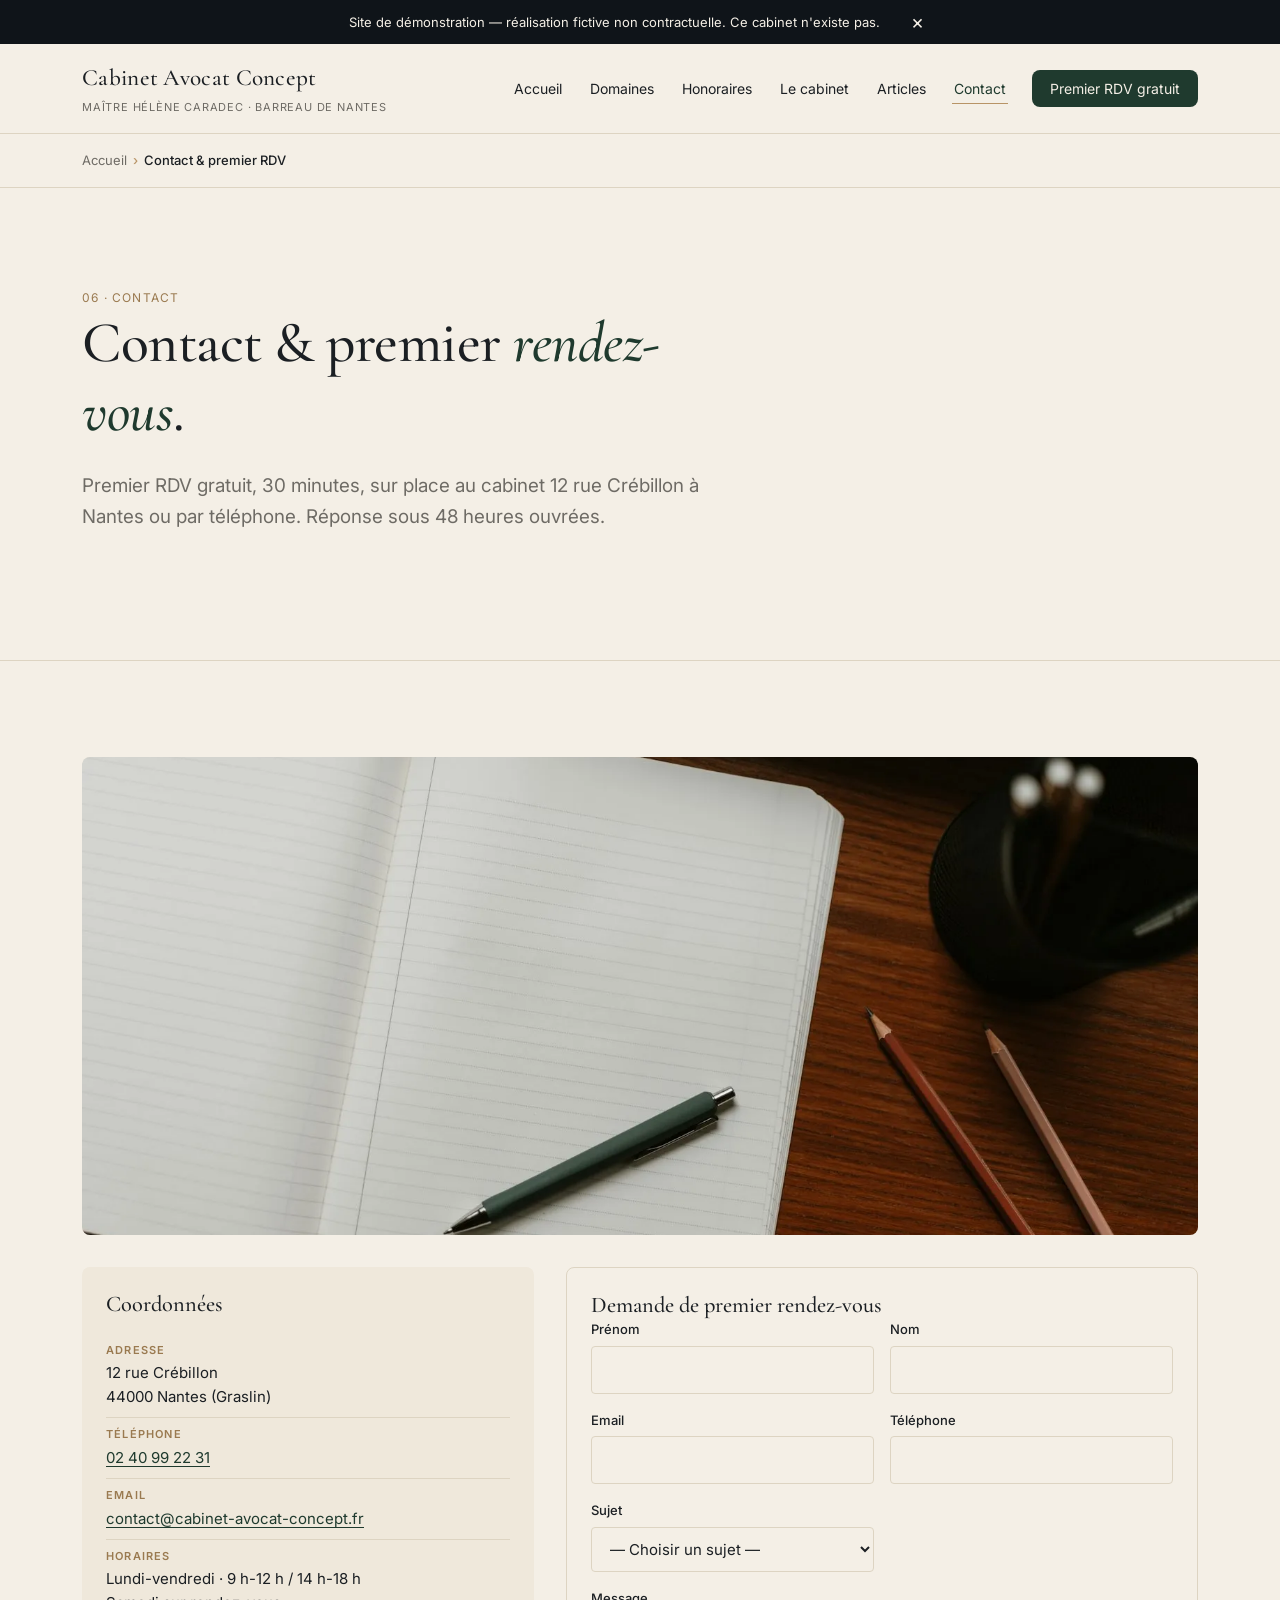
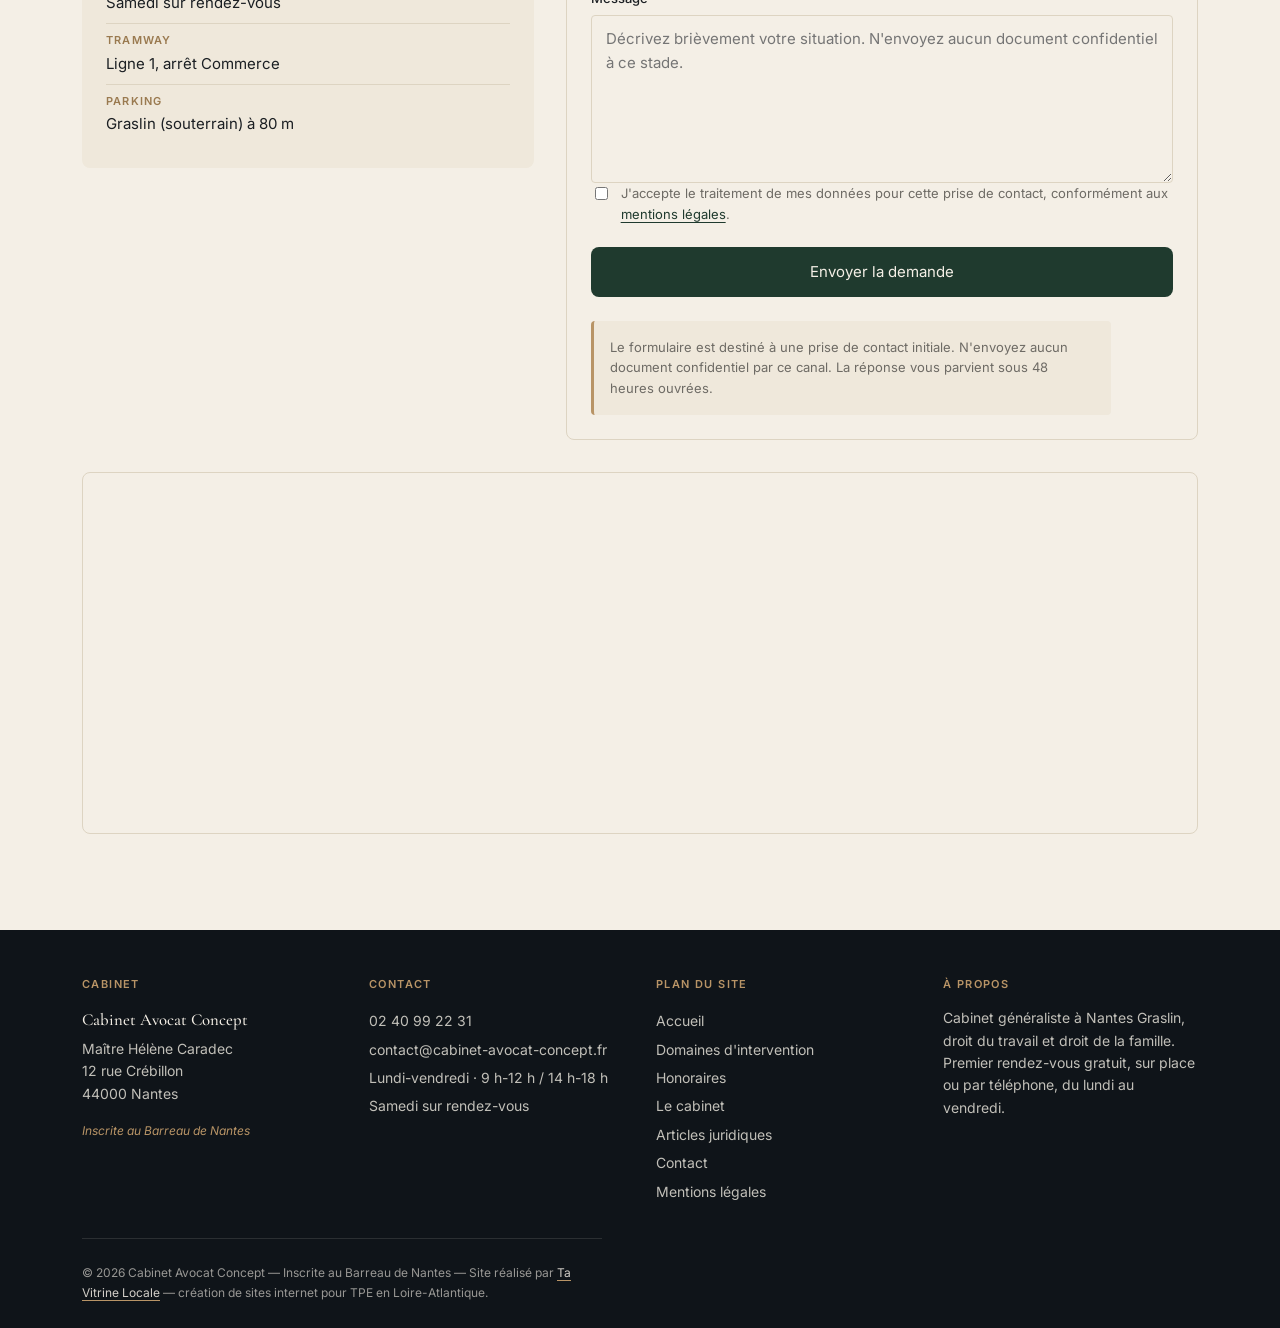
<file: contact.html>
<!DOCTYPE html>
<html lang="fr">
<head>
  <meta charset="UTF-8">
  <meta name="viewport" content="width=device-width, initial-scale=1, viewport-fit=cover">
  <meta name="theme-color" content="#1F3A2E">

  <title>Contact & premier RDV — Cabinet Avocat Concept · Nantes</title>
  <meta name="description" content="Prendre rendez-vous au Cabinet Avocat Concept à Nantes. Premier RDV gratuit 30 min, sur place ou par téléphone. 02 40 99 22 31.">
  <meta name="robots" content="noindex, follow" />
  <link rel="canonical" href="https://avocat.tavitrinelocale.fr/contact.html">

  <meta property="og:type" content="website">
  <meta property="og:title" content="Contact & premier RDV — Cabinet Avocat Concept">
  <meta property="og:description" content="Premier RDV gratuit 30 min à Nantes. Sur place ou par téléphone.">
  <meta property="og:url" content="https://avocat.tavitrinelocale.fr/contact.html">
  <meta property="og:locale" content="fr_FR">
  <meta property="og:site_name" content="Cabinet Avocat Concept">

  <link rel="preconnect" href="https://fonts.googleapis.com">
  <link rel="preconnect" href="https://fonts.gstatic.com" crossorigin>
  <link href="https://fonts.googleapis.com/css2?family=Cormorant+Garamond:ital,wght@0,400;0,500;1,400;1,500&family=Inter:wght@400;500;600&display=swap" rel="stylesheet" media="print" onload="this.media='all'">
  <noscript><link rel="stylesheet" href="https://fonts.googleapis.com/css2?family=Cormorant+Garamond:ital,wght@0,400;0,500;1,400;1,500&family=Inter:wght@400;500;600&display=swap"></noscript>

  <link rel="stylesheet" href="style.css">

  <script type="application/ld+json">
  {
    "@context": "https://schema.org",
    "@type": "BreadcrumbList",
    "itemListElement": [
      { "@type": "ListItem", "position": 1, "name": "Accueil", "item": "https://avocat.tavitrinelocale.fr/" },
      { "@type": "ListItem", "position": 2, "name": "Contact & premier RDV", "item": "https://avocat.tavitrinelocale.fr/contact.html" }
    ]
  }
  </script>
</head>
<body>
  <a href="#main" class="skip-link">Aller au contenu</a>

  <div class="demo-banner" role="status" aria-label="Information site démo" data-demo-banner>
    <span class="demo-banner__txt">Site de démonstration — réalisation fictive non contractuelle. Ce cabinet n'existe pas.</span>
    <button type="button" class="demo-banner__close" aria-label="Fermer le bandeau">×</button>
  </div>

  <header class="site-header">
    <div class="container site-header__inner">
      <a href="index.html" class="brand">
        <span class="brand__name">Cabinet Avocat Concept</span>
        <span class="brand__sub">Maître Hélène Caradec · Barreau de Nantes</span>
      </a>
      <nav class="nav" aria-label="Navigation principale">
        <ul class="nav__list">
          <li><a href="index.html" class="nav__link">Accueil</a></li>
          <li><a href="domaines-intervention.html" class="nav__link">Domaines</a></li>
          <li><a href="honoraires.html" class="nav__link">Honoraires</a></li>
          <li><a href="le-cabinet.html" class="nav__link">Le cabinet</a></li>
          <li><a href="articles.html" class="nav__link">Articles</a></li>
          <li><a href="contact.html" class="nav__link is-active">Contact</a></li>
          <li><a href="contact.html#rdv" class="nav__cta">Premier RDV gratuit</a></li>
        </ul>
      </nav>
      <button type="button" class="burger" data-burger aria-label="Ouvrir le menu" aria-expanded="false" aria-controls="mobile-menu">
        <span></span><span></span><span></span>
      </button>
    </div>
  </header>

  <aside class="mobile-menu" id="mobile-menu" data-mobile-menu aria-label="Navigation mobile">
    <ul class="mobile-menu__list">
      <li><a href="index.html">Accueil</a></li>
      <li><a href="domaines-intervention.html">Domaines d'intervention</a></li>
      <li><a href="honoraires.html">Honoraires</a></li>
      <li><a href="le-cabinet.html">Le cabinet</a></li>
      <li><a href="articles.html">Articles juridiques</a></li>
      <li><a href="contact.html">Contact</a></li>
    </ul>
    <a href="contact.html#rdv" class="mobile-menu__cta">Premier RDV gratuit</a>
    <div class="mobile-menu__foot">
      <a href="tel:+33240992231">02 40 99 22 31</a>
      <a href="mailto:contact@cabinet-avocat-concept.fr">contact@cabinet-avocat-concept.fr</a>
      <span>12 rue Crébillon · 44000 Nantes</span>
    </div>
  </aside>

  <nav class="breadcrumb" aria-label="Fil d'Ariane">
    <div class="container">
      <ol>
        <li><a href="index.html">Accueil</a></li>
        <li aria-current="page">Contact & premier RDV</li>
      </ol>
    </div>
  </nav>

  <main id="main">

    <section class="hero" id="rdv">
      <div class="container">
        <span class="hero__kicker">06 · Contact</span>
        <h1>Contact & premier <em>rendez-vous</em>.</h1>
        <p class="hero__lede lede">Premier RDV gratuit, 30 minutes, sur place au cabinet 12 rue Crébillon à Nantes ou par téléphone. Réponse sous 48 heures ouvrées.</p>
      </div>
    </section>

    <section class="section">
      <div class="container">

        <figure class="contact-illustration">
          <picture>
            <source srcset="images/contact-agenda.webp" type="image/webp">
            <img src="images/contact-agenda.jpg" alt="Carnet ouvert et stylo sur le bureau d'accueil du cabinet" width="1600" height="1067" loading="lazy" decoding="async">
          </picture>
        </figure>

        <div class="contact-grid">
          <aside class="contact-info">
            <h3>Coordonnées</h3>
            <ul>
              <li><strong>Adresse</strong>12 rue Crébillon<br>44000 Nantes (Graslin)</li>
              <li><strong>Téléphone</strong><a href="tel:+33240992231">02 40 99 22 31</a></li>
              <li><strong>Email</strong><a href="mailto:contact@cabinet-avocat-concept.fr">contact@cabinet-avocat-concept.fr</a></li>
              <li><strong>Horaires</strong>Lundi-vendredi · 9 h-12 h / 14 h-18 h<br>Samedi sur rendez-vous</li>
              <li><strong>Tramway</strong>Ligne 1, arrêt Commerce</li>
              <li><strong>Parking</strong>Graslin (souterrain) à 80 m</li>
            </ul>
          </aside>

          <form class="contact-form" action="#" method="post" novalidate>
            <h3>Demande de premier rendez-vous</h3>
            <div class="form-row">
              <div class="field">
                <label for="prenom">Prénom</label>
                <input type="text" id="prenom" name="prenom" autocomplete="given-name" required>
              </div>
              <div class="field">
                <label for="nom">Nom</label>
                <input type="text" id="nom" name="nom" autocomplete="family-name" required>
              </div>
            </div>
            <div class="form-row">
              <div class="field">
                <label for="email">Email</label>
                <input type="email" id="email" name="email" autocomplete="email" required>
              </div>
              <div class="field">
                <label for="tel">Téléphone</label>
                <input type="tel" id="tel" name="tel" autocomplete="tel" required>
              </div>
            </div>
            <div class="form-row">
              <div class="field">
                <label for="sujet">Sujet</label>
                <select id="sujet" name="sujet" required>
                  <option value="">— Choisir un sujet —</option>
                  <option value="travail">Droit du travail</option>
                  <option value="famille">Divorce ou famille</option>
                  <option value="succession">Succession</option>
                  <option value="autre">Autre</option>
                </select>
              </div>
            </div>
            <div class="field">
              <label for="message">Message</label>
              <textarea id="message" name="message" rows="6" placeholder="Décrivez brièvement votre situation. N'envoyez aucun document confidentiel à ce stade." required></textarea>
            </div>

            <!-- Honeypot anti-bot -->
            <div class="field field--honey" aria-hidden="true">
              <label for="website">Ne pas remplir</label>
              <input type="text" id="website" name="website" tabindex="-1" autocomplete="off">
            </div>

            <div class="field field--check">
              <input type="checkbox" id="rgpd" name="rgpd" required>
              <label for="rgpd">J'accepte le traitement de mes données pour cette prise de contact, conformément aux <a href="mentions-legales.html">mentions légales</a>.</label>
            </div>

            <button type="submit">Envoyer la demande</button>

            <p class="contact-note">Le formulaire est destiné à une prise de contact initiale. N'envoyez aucun document confidentiel par ce canal. La réponse vous parvient sous 48 heures ouvrées.</p>
          </form>
        </div>

        <div class="contact-map">
          <iframe
            src="https://www.google.com/maps?q=12+rue+Crebillon+44000+Nantes&output=embed"
            title="Plan d'accès — 12 rue Crébillon, 44000 Nantes"
            loading="lazy"
            referrerpolicy="no-referrer-when-downgrade"></iframe>
        </div>

      </div>
    </section>

  </main>

  <footer class="site-footer">
    <div class="container">
      <div class="footer-grid">
        <div class="footer-col">
          <h4>Cabinet</h4>
          <p>
            <strong>Cabinet Avocat Concept</strong>
            Maître Hélène Caradec<br>
            12 rue Crébillon<br>
            44000 Nantes
          </p>
          <span class="footer-barre-mention">Inscrite au Barreau de Nantes</span>
        </div>
        <div class="footer-col">
          <h4>Contact</h4>
          <ul>
            <li><a href="tel:+33240992231">02 40 99 22 31</a></li>
            <li><a href="mailto:contact@cabinet-avocat-concept.fr">contact@cabinet-avocat-concept.fr</a></li>
            <li>Lundi-vendredi · 9 h-12 h / 14 h-18 h</li>
            <li>Samedi sur rendez-vous</li>
          </ul>
        </div>
        <div class="footer-col">
          <h4>Plan du site</h4>
          <ul>
            <li><a href="index.html">Accueil</a></li>
            <li><a href="domaines-intervention.html">Domaines d'intervention</a></li>
            <li><a href="honoraires.html">Honoraires</a></li>
            <li><a href="le-cabinet.html">Le cabinet</a></li>
            <li><a href="articles.html">Articles juridiques</a></li>
            <li><a href="contact.html">Contact</a></li>
            <li><a href="mentions-legales.html">Mentions légales</a></li>
          </ul>
        </div>
        <div class="footer-col">
          <h4>À propos</h4>
          <p>Cabinet généraliste à Nantes Graslin, droit du travail et droit de la famille. Premier rendez-vous gratuit, sur place ou par téléphone, du lundi au vendredi.</p>
        </div>
      </div>
      <p class="footer-legal">© <span data-year>2026</span> Cabinet Avocat Concept — Inscrite au Barreau de Nantes — Site réalisé par <a href="https://tavitrinelocale.fr" rel="noopener">Ta Vitrine Locale</a> — création de sites internet pour TPE en Loire-Atlantique.</p>
    </div>
  </footer>

  <script src="script.js" defer></script>
</body>
</html>
</file>
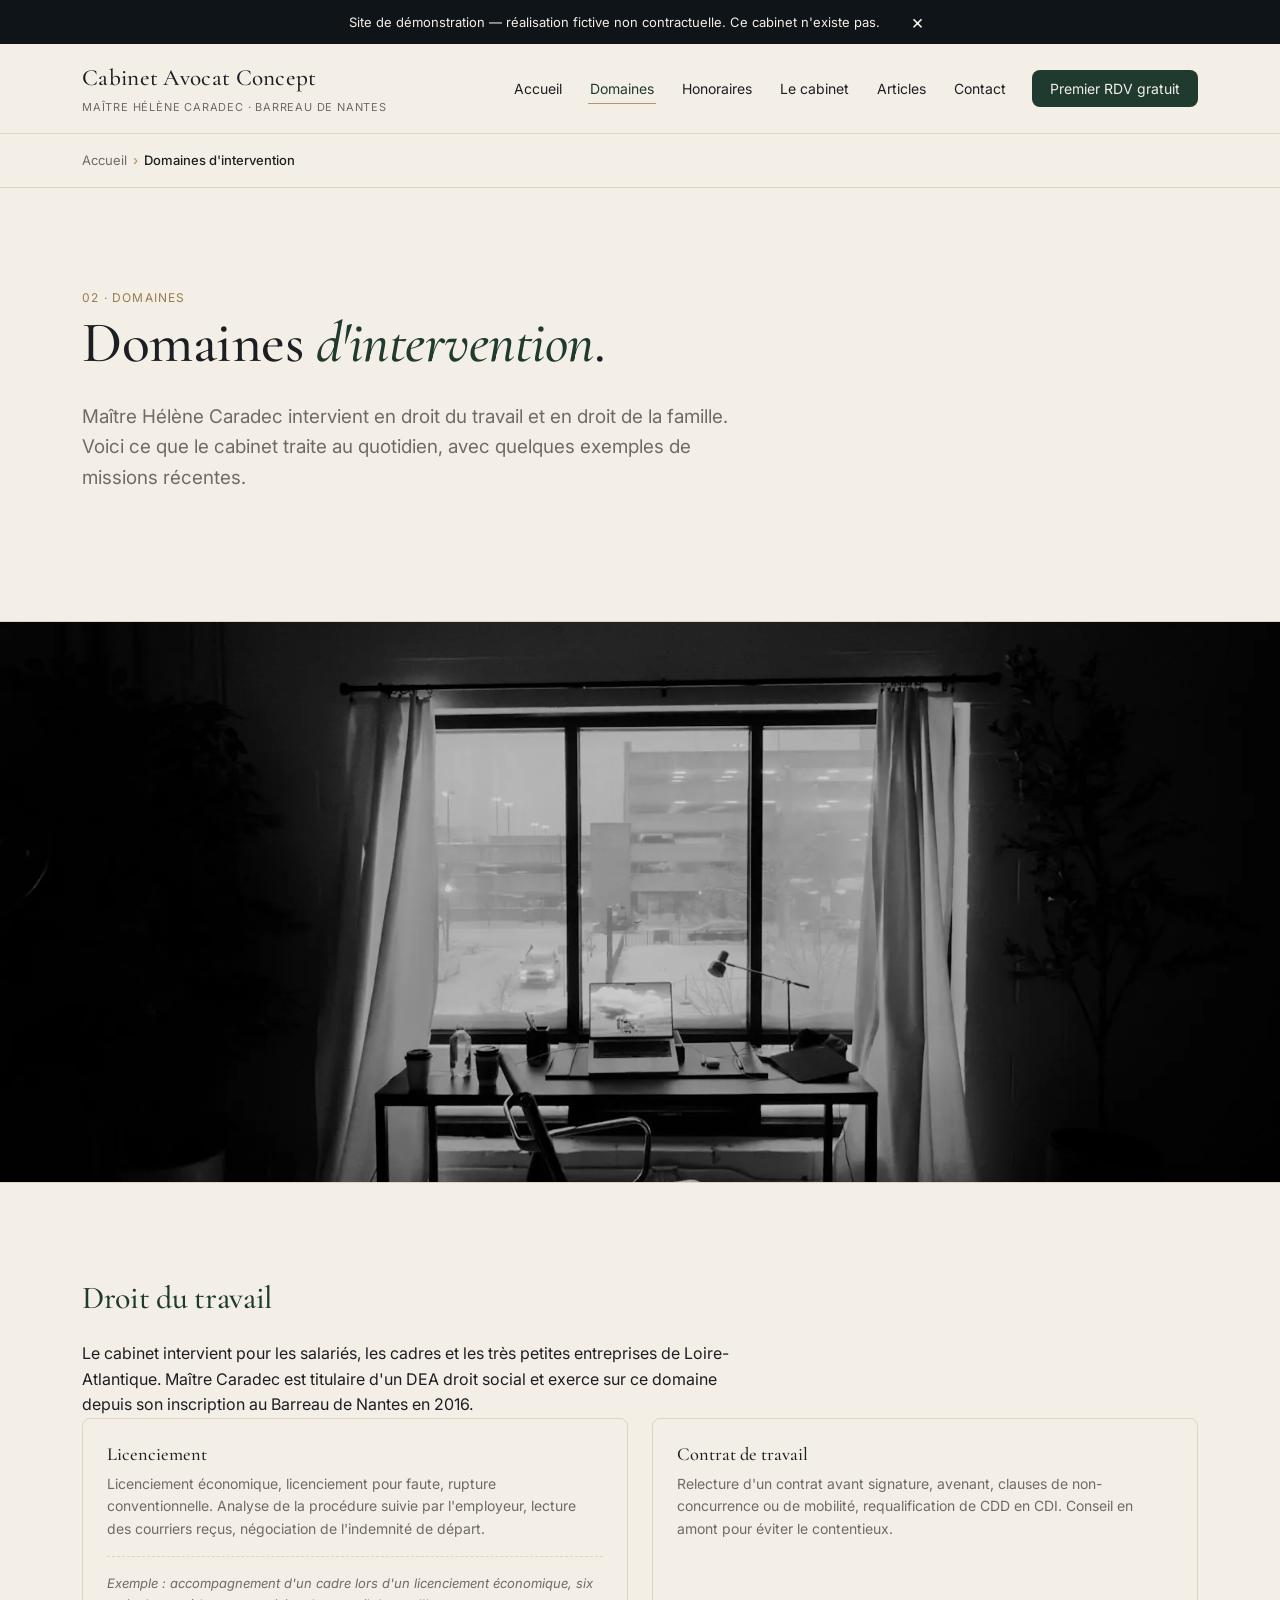
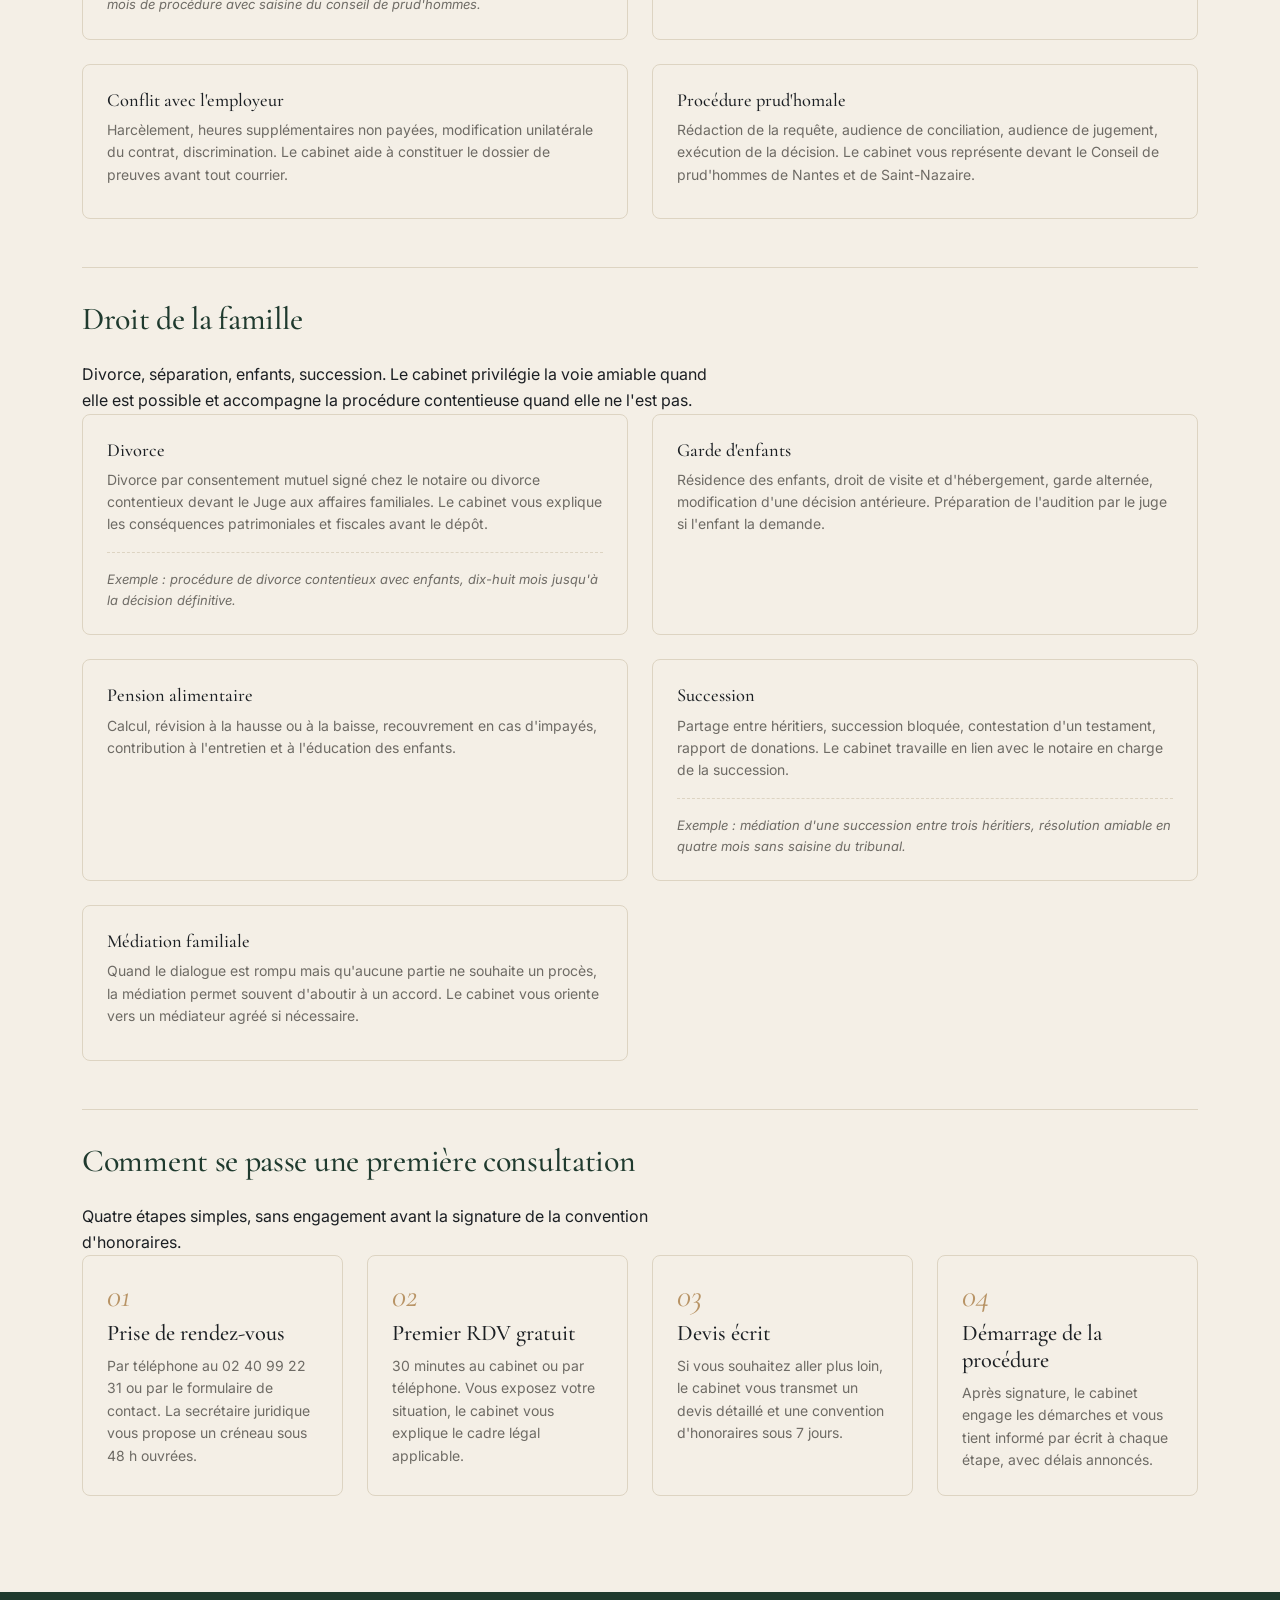
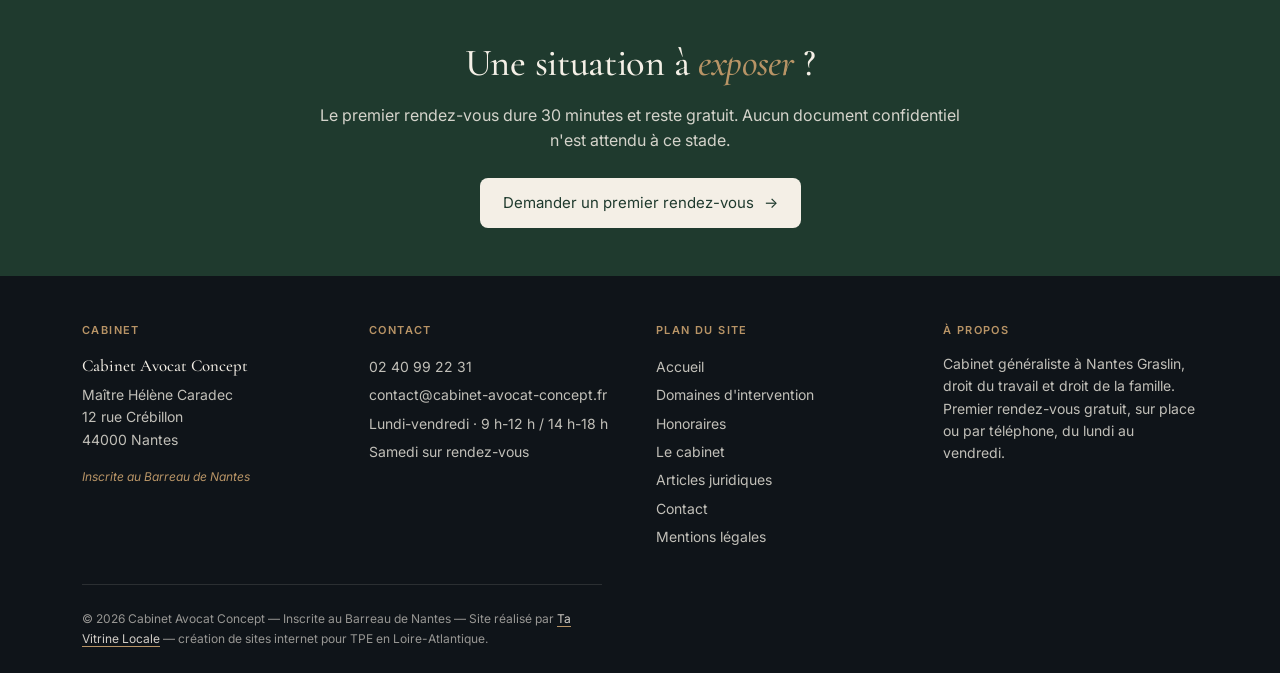
<file: domaines-intervention.html>
<!DOCTYPE html>
<html lang="fr">
<head>
  <meta charset="UTF-8">
  <meta name="viewport" content="width=device-width, initial-scale=1, viewport-fit=cover">
  <meta name="theme-color" content="#1F3A2E">

  <title>Domaines d'intervention — Cabinet Avocat Concept · Nantes</title>
  <meta name="description" content="Droit du travail, divorce, garde, succession. Cabinet Avocat Concept intervient à Nantes et en Loire-Atlantique.">
  <meta name="robots" content="noindex, follow" />
  <link rel="canonical" href="https://avocat.tavitrinelocale.fr/domaines-intervention.html">

  <meta property="og:type" content="website">
  <meta property="og:title" content="Domaines d'intervention — Cabinet Avocat Concept">
  <meta property="og:description" content="Droit du travail et droit de la famille à Nantes. Cabinet Avocat Concept — Maître Hélène Caradec.">
  <meta property="og:url" content="https://avocat.tavitrinelocale.fr/domaines-intervention.html">
  <meta property="og:locale" content="fr_FR">
  <meta property="og:site_name" content="Cabinet Avocat Concept">

  <link rel="preconnect" href="https://fonts.googleapis.com">
  <link rel="preconnect" href="https://fonts.gstatic.com" crossorigin>
  <link href="https://fonts.googleapis.com/css2?family=Cormorant+Garamond:ital,wght@0,400;0,500;1,400;1,500&family=Inter:wght@400;500;600&display=swap" rel="stylesheet" media="print" onload="this.media='all'">
  <noscript><link rel="stylesheet" href="https://fonts.googleapis.com/css2?family=Cormorant+Garamond:ital,wght@0,400;0,500;1,400;1,500&family=Inter:wght@400;500;600&display=swap"></noscript>

  <link rel="stylesheet" href="style.css">

  <script type="application/ld+json">
  {
    "@context": "https://schema.org",
    "@type": "BreadcrumbList",
    "itemListElement": [
      { "@type": "ListItem", "position": 1, "name": "Accueil", "item": "https://avocat.tavitrinelocale.fr/" },
      { "@type": "ListItem", "position": 2, "name": "Domaines d'intervention", "item": "https://avocat.tavitrinelocale.fr/domaines-intervention.html" }
    ]
  }
  </script>
</head>
<body>
  <a href="#main" class="skip-link">Aller au contenu</a>

  <div class="demo-banner" role="status" aria-label="Information site démo" data-demo-banner>
    <span class="demo-banner__txt">Site de démonstration — réalisation fictive non contractuelle. Ce cabinet n'existe pas.</span>
    <button type="button" class="demo-banner__close" aria-label="Fermer le bandeau">×</button>
  </div>

  <header class="site-header">
    <div class="container site-header__inner">
      <a href="index.html" class="brand">
        <span class="brand__name">Cabinet Avocat Concept</span>
        <span class="brand__sub">Maître Hélène Caradec · Barreau de Nantes</span>
      </a>
      <nav class="nav" aria-label="Navigation principale">
        <ul class="nav__list">
          <li><a href="index.html" class="nav__link">Accueil</a></li>
          <li><a href="domaines-intervention.html" class="nav__link is-active">Domaines</a></li>
          <li><a href="honoraires.html" class="nav__link">Honoraires</a></li>
          <li><a href="le-cabinet.html" class="nav__link">Le cabinet</a></li>
          <li><a href="articles.html" class="nav__link">Articles</a></li>
          <li><a href="contact.html" class="nav__link">Contact</a></li>
          <li><a href="contact.html#rdv" class="nav__cta">Premier RDV gratuit</a></li>
        </ul>
      </nav>
      <button type="button" class="burger" data-burger aria-label="Ouvrir le menu" aria-expanded="false" aria-controls="mobile-menu">
        <span></span><span></span><span></span>
      </button>
    </div>
  </header>

  <aside class="mobile-menu" id="mobile-menu" data-mobile-menu aria-label="Navigation mobile">
    <ul class="mobile-menu__list">
      <li><a href="index.html">Accueil</a></li>
      <li><a href="domaines-intervention.html">Domaines d'intervention</a></li>
      <li><a href="honoraires.html">Honoraires</a></li>
      <li><a href="le-cabinet.html">Le cabinet</a></li>
      <li><a href="articles.html">Articles juridiques</a></li>
      <li><a href="contact.html">Contact</a></li>
    </ul>
    <a href="contact.html#rdv" class="mobile-menu__cta">Premier RDV gratuit</a>
    <div class="mobile-menu__foot">
      <a href="tel:+33240992231">02 40 99 22 31</a>
      <a href="mailto:contact@cabinet-avocat-concept.fr">contact@cabinet-avocat-concept.fr</a>
      <span>12 rue Crébillon · 44000 Nantes</span>
    </div>
  </aside>

  <nav class="breadcrumb" aria-label="Fil d'Ariane">
    <div class="container">
      <ol>
        <li><a href="index.html">Accueil</a></li>
        <li aria-current="page">Domaines d'intervention</li>
      </ol>
    </div>
  </nav>

  <main id="main">

    <section class="hero">
      <div class="container">
        <span class="hero__kicker">02 · Domaines</span>
        <h1>Domaines <em>d'intervention</em>.</h1>
        <p class="hero__lede lede">Maître Hélène Caradec intervient en droit du travail et en droit de la famille. Voici ce que le cabinet traite au quotidien, avec quelques exemples de missions récentes.</p>
      </div>
    </section>

    <figure class="subhero-media" aria-hidden="false">
      <picture>
        <source srcset="images/domaines-hero.webp" type="image/webp">
        <img src="images/domaines-hero.jpg" alt="Bureau sobre devant une fenêtre, cabinet d'avocats à Nantes" width="1600" height="1200" loading="lazy" decoding="async">
      </picture>
    </figure>

    <section class="section">
      <div class="container">

        <article class="domain-block" id="droit-travail">
          <h2 class="domain-block__title">Droit du travail</h2>
          <p>Le cabinet intervient pour les salariés, les cadres et les très petites entreprises de Loire-Atlantique. Maître Caradec est titulaire d'un DEA droit social et exerce sur ce domaine depuis son inscription au Barreau de Nantes en 2016.</p>

          <div class="domain-list">
            <div class="domain-sub">
              <h4>Licenciement</h4>
              <p>Licenciement économique, licenciement pour faute, rupture conventionnelle. Analyse de la procédure suivie par l'employeur, lecture des courriers reçus, négociation de l'indemnité de départ.</p>
              <span class="domain-sub__example">Exemple : accompagnement d'un cadre lors d'un licenciement économique, six mois de procédure avec saisine du conseil de prud'hommes.</span>
            </div>
            <div class="domain-sub">
              <h4>Contrat de travail</h4>
              <p>Relecture d'un contrat avant signature, avenant, clauses de non-concurrence ou de mobilité, requalification de CDD en CDI. Conseil en amont pour éviter le contentieux.</p>
            </div>
            <div class="domain-sub">
              <h4>Conflit avec l'employeur</h4>
              <p>Harcèlement, heures supplémentaires non payées, modification unilatérale du contrat, discrimination. Le cabinet aide à constituer le dossier de preuves avant tout courrier.</p>
            </div>
            <div class="domain-sub">
              <h4>Procédure prud'homale</h4>
              <p>Rédaction de la requête, audience de conciliation, audience de jugement, exécution de la décision. Le cabinet vous représente devant le Conseil de prud'hommes de Nantes et de Saint-Nazaire.</p>
            </div>
          </div>
        </article>

        <article class="domain-block" id="droit-famille">
          <h2 class="domain-block__title">Droit de la famille</h2>
          <p>Divorce, séparation, enfants, succession. Le cabinet privilégie la voie amiable quand elle est possible et accompagne la procédure contentieuse quand elle ne l'est pas.</p>

          <div class="domain-list">
            <div class="domain-sub" id="divorce">
              <h4>Divorce</h4>
              <p>Divorce par consentement mutuel signé chez le notaire ou divorce contentieux devant le Juge aux affaires familiales. Le cabinet vous explique les conséquences patrimoniales et fiscales avant le dépôt.</p>
              <span class="domain-sub__example">Exemple : procédure de divorce contentieux avec enfants, dix-huit mois jusqu'à la décision définitive.</span>
            </div>
            <div class="domain-sub" id="garde">
              <h4>Garde d'enfants</h4>
              <p>Résidence des enfants, droit de visite et d'hébergement, garde alternée, modification d'une décision antérieure. Préparation de l'audition par le juge si l'enfant la demande.</p>
            </div>
            <div class="domain-sub">
              <h4>Pension alimentaire</h4>
              <p>Calcul, révision à la hausse ou à la baisse, recouvrement en cas d'impayés, contribution à l'entretien et à l'éducation des enfants.</p>
            </div>
            <div class="domain-sub" id="succession">
              <h4>Succession</h4>
              <p>Partage entre héritiers, succession bloquée, contestation d'un testament, rapport de donations. Le cabinet travaille en lien avec le notaire en charge de la succession.</p>
              <span class="domain-sub__example">Exemple : médiation d'une succession entre trois héritiers, résolution amiable en quatre mois sans saisine du tribunal.</span>
            </div>
            <div class="domain-sub">
              <h4>Médiation familiale</h4>
              <p>Quand le dialogue est rompu mais qu'aucune partie ne souhaite un procès, la médiation permet souvent d'aboutir à un accord. Le cabinet vous oriente vers un médiateur agréé si nécessaire.</p>
            </div>
          </div>
        </article>

        <article class="domain-block">
          <h2 class="domain-block__title">Comment se passe une première consultation</h2>
          <p>Quatre étapes simples, sans engagement avant la signature de la convention d'honoraires.</p>

          <div class="steps">
            <div class="step">
              <span class="step__num">01</span>
              <h3>Prise de rendez-vous</h3>
              <p>Par téléphone au 02 40 99 22 31 ou par le formulaire de contact. La secrétaire juridique vous propose un créneau sous 48 h ouvrées.</p>
            </div>
            <div class="step">
              <span class="step__num">02</span>
              <h3>Premier RDV gratuit</h3>
              <p>30 minutes au cabinet ou par téléphone. Vous exposez votre situation, le cabinet vous explique le cadre légal applicable.</p>
            </div>
            <div class="step">
              <span class="step__num">03</span>
              <h3>Devis écrit</h3>
              <p>Si vous souhaitez aller plus loin, le cabinet vous transmet un devis détaillé et une convention d'honoraires sous 7 jours.</p>
            </div>
            <div class="step">
              <span class="step__num">04</span>
              <h3>Démarrage de la procédure</h3>
              <p>Après signature, le cabinet engage les démarches et vous tient informé par écrit à chaque étape, avec délais annoncés.</p>
            </div>
          </div>
        </article>

      </div>
    </section>

    <section class="cta-band">
      <div class="container">
        <h2>Une situation à <em>exposer</em> ?</h2>
        <p>Le premier rendez-vous dure 30 minutes et reste gratuit. Aucun document confidentiel n'est attendu à ce stade.</p>
        <a href="contact.html#rdv" class="btn btn--primary">Demander un premier rendez-vous <span class="btn__arrow" aria-hidden="true">→</span></a>
      </div>
    </section>

  </main>

  <footer class="site-footer">
    <div class="container">
      <div class="footer-grid">
        <div class="footer-col">
          <h4>Cabinet</h4>
          <p>
            <strong>Cabinet Avocat Concept</strong>
            Maître Hélène Caradec<br>
            12 rue Crébillon<br>
            44000 Nantes
          </p>
          <span class="footer-barre-mention">Inscrite au Barreau de Nantes</span>
        </div>
        <div class="footer-col">
          <h4>Contact</h4>
          <ul>
            <li><a href="tel:+33240992231">02 40 99 22 31</a></li>
            <li><a href="mailto:contact@cabinet-avocat-concept.fr">contact@cabinet-avocat-concept.fr</a></li>
            <li>Lundi-vendredi · 9 h-12 h / 14 h-18 h</li>
            <li>Samedi sur rendez-vous</li>
          </ul>
        </div>
        <div class="footer-col">
          <h4>Plan du site</h4>
          <ul>
            <li><a href="index.html">Accueil</a></li>
            <li><a href="domaines-intervention.html">Domaines d'intervention</a></li>
            <li><a href="honoraires.html">Honoraires</a></li>
            <li><a href="le-cabinet.html">Le cabinet</a></li>
            <li><a href="articles.html">Articles juridiques</a></li>
            <li><a href="contact.html">Contact</a></li>
            <li><a href="mentions-legales.html">Mentions légales</a></li>
          </ul>
        </div>
        <div class="footer-col">
          <h4>À propos</h4>
          <p>Cabinet généraliste à Nantes Graslin, droit du travail et droit de la famille. Premier rendez-vous gratuit, sur place ou par téléphone, du lundi au vendredi.</p>
        </div>
      </div>
      <p class="footer-legal">© <span data-year>2026</span> Cabinet Avocat Concept — Inscrite au Barreau de Nantes — Site réalisé par <a href="https://tavitrinelocale.fr" rel="noopener">Ta Vitrine Locale</a> — création de sites internet pour TPE en Loire-Atlantique.</p>
    </div>
  </footer>

  <script src="script.js" defer></script>
</body>
</html>
</file>
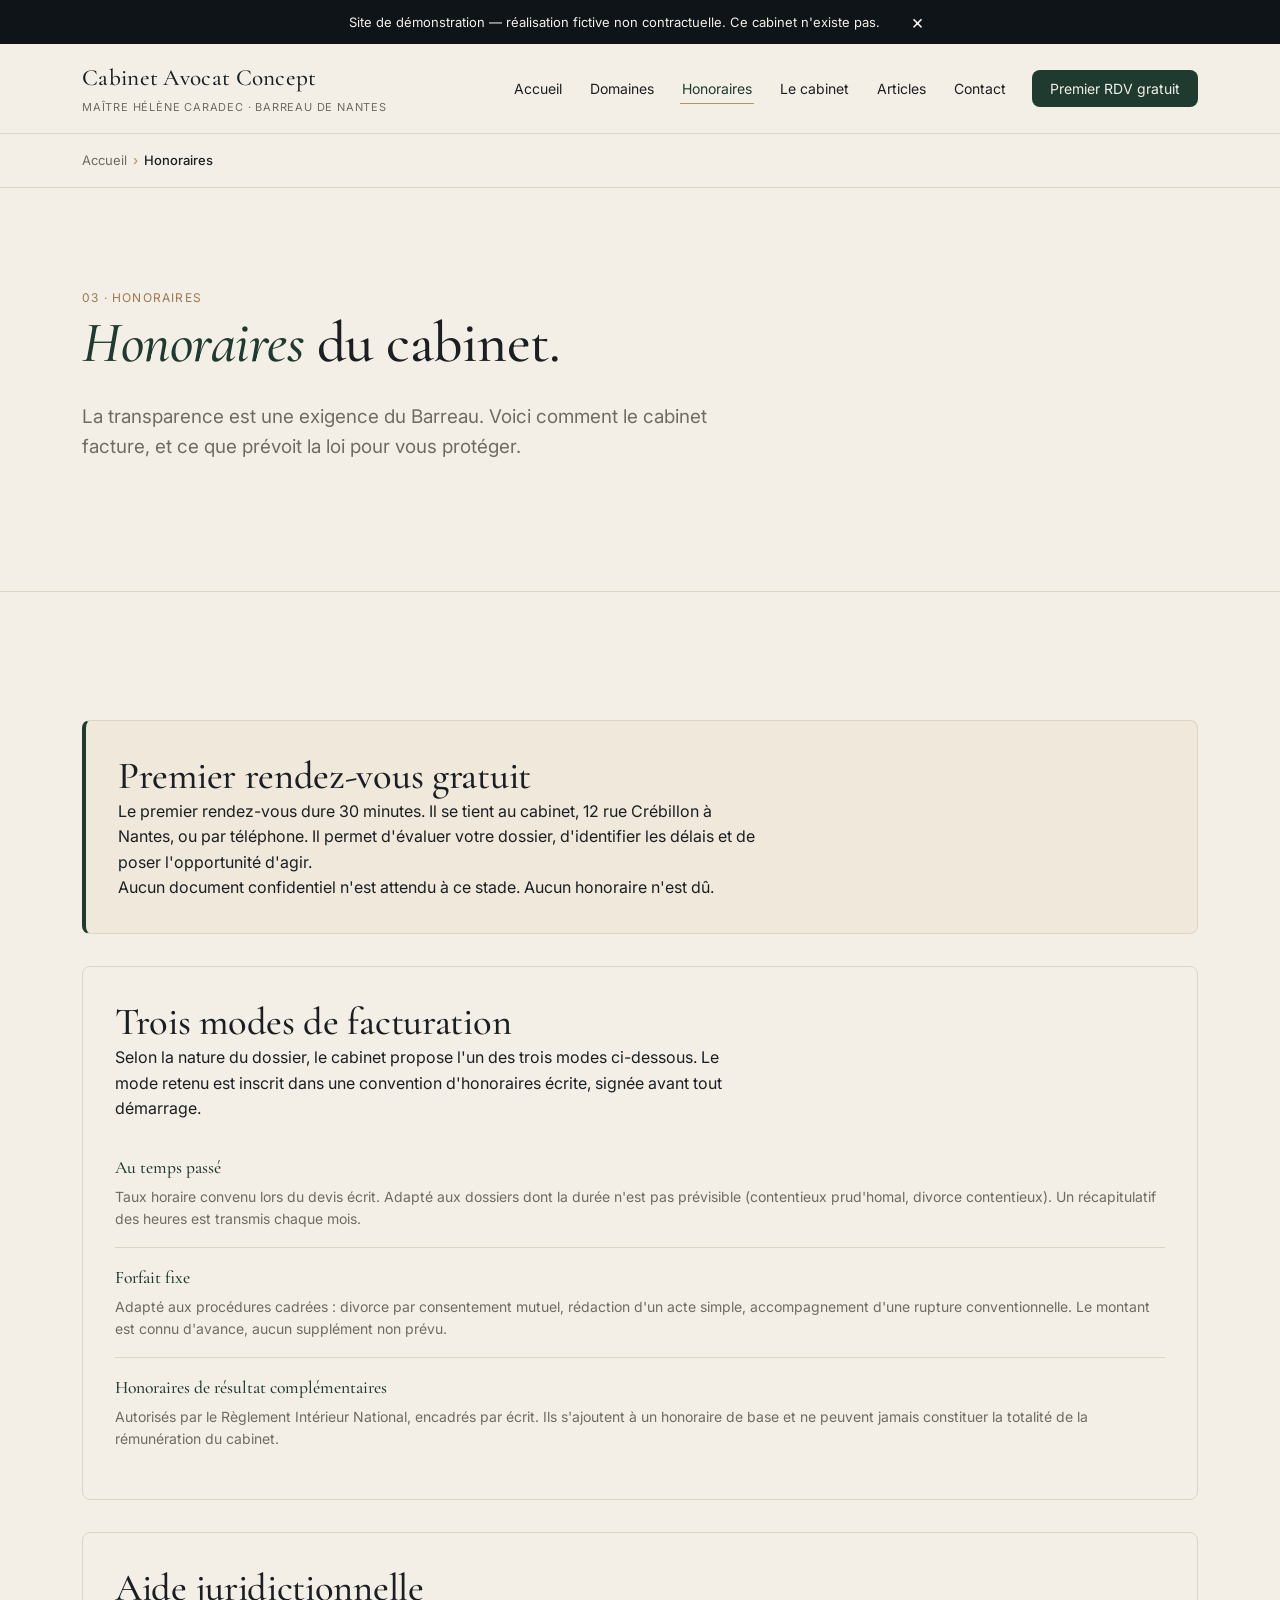
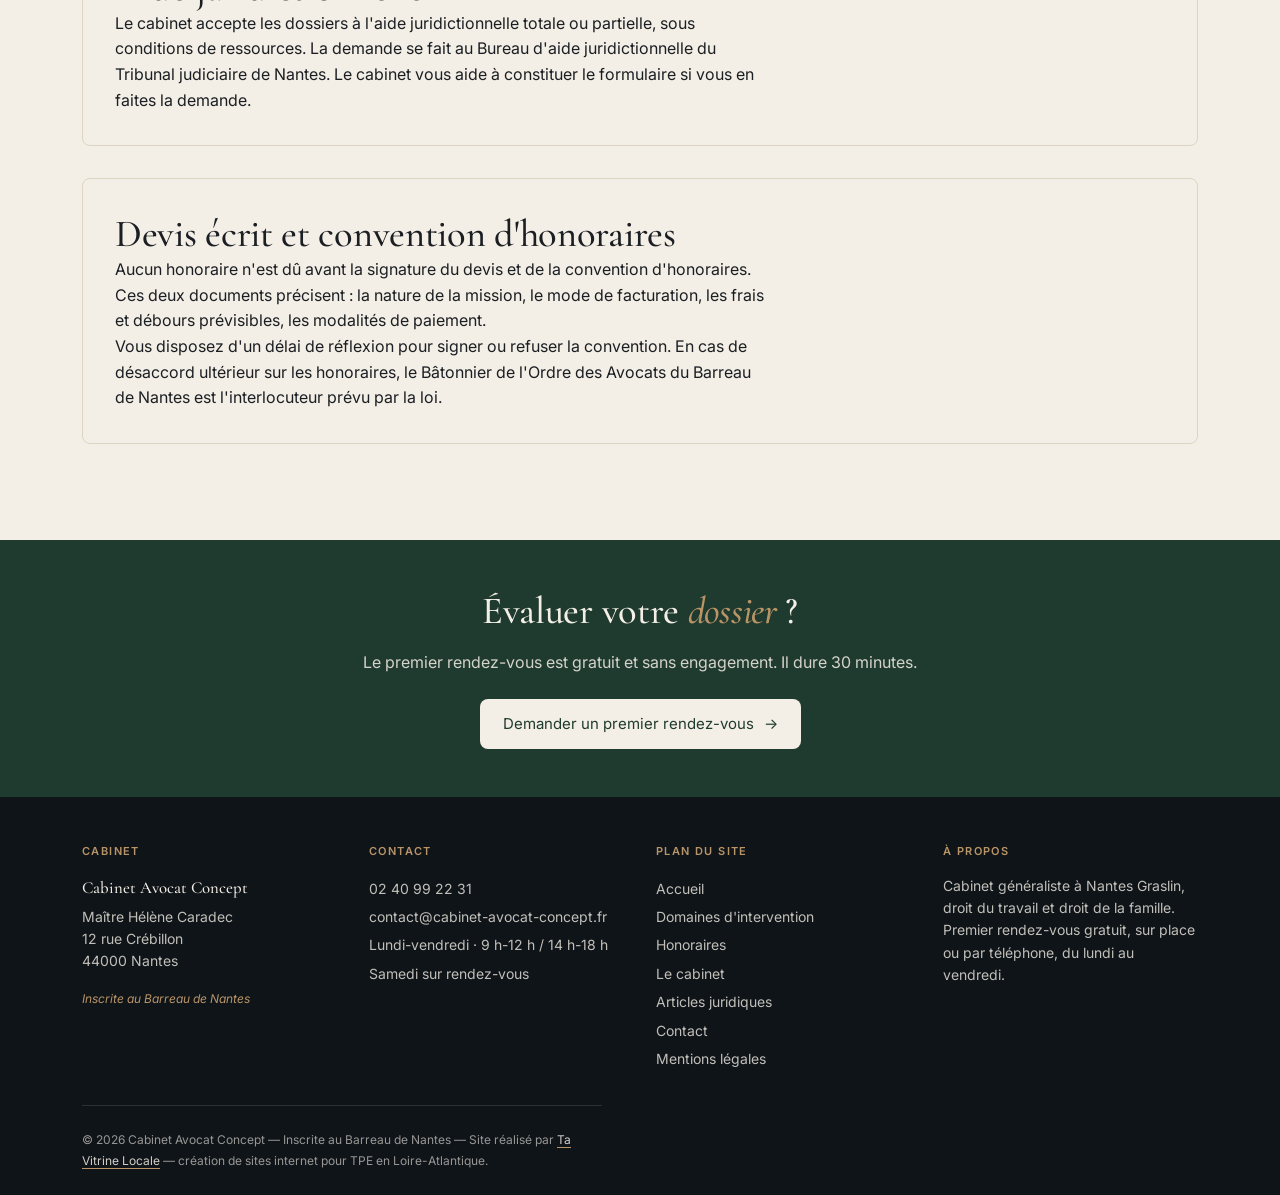
<file: honoraires.html>
<!DOCTYPE html>
<html lang="fr">
<head>
  <meta charset="UTF-8">
  <meta name="viewport" content="width=device-width, initial-scale=1, viewport-fit=cover">
  <meta name="theme-color" content="#1F3A2E">

  <title>Honoraires — Cabinet Avocat Concept · Nantes</title>
  <meta name="description" content="Modes de facturation du Cabinet Avocat Concept : premier RDV gratuit, devis écrit après le premier rendez-vous, facturation au temps passé selon dossier.">
  <meta name="robots" content="noindex, follow" />
  <link rel="canonical" href="https://avocat.tavitrinelocale.fr/honoraires.html">

  <meta property="og:type" content="website">
  <meta property="og:title" content="Honoraires — Cabinet Avocat Concept">
  <meta property="og:description" content="Premier rendez-vous gratuit. Honoraires définis sur devis écrit après le premier RDV.">
  <meta property="og:url" content="https://avocat.tavitrinelocale.fr/honoraires.html">
  <meta property="og:locale" content="fr_FR">
  <meta property="og:site_name" content="Cabinet Avocat Concept">

  <link rel="preconnect" href="https://fonts.googleapis.com">
  <link rel="preconnect" href="https://fonts.gstatic.com" crossorigin>
  <link href="https://fonts.googleapis.com/css2?family=Cormorant+Garamond:ital,wght@0,400;0,500;1,400;1,500&family=Inter:wght@400;500;600&display=swap" rel="stylesheet" media="print" onload="this.media='all'">
  <noscript><link rel="stylesheet" href="https://fonts.googleapis.com/css2?family=Cormorant+Garamond:ital,wght@0,400;0,500;1,400;1,500&family=Inter:wght@400;500;600&display=swap"></noscript>

  <link rel="stylesheet" href="style.css">

  <script type="application/ld+json">
  {
    "@context": "https://schema.org",
    "@type": "BreadcrumbList",
    "itemListElement": [
      { "@type": "ListItem", "position": 1, "name": "Accueil", "item": "https://avocat.tavitrinelocale.fr/" },
      { "@type": "ListItem", "position": 2, "name": "Honoraires", "item": "https://avocat.tavitrinelocale.fr/honoraires.html" }
    ]
  }
  </script>
</head>
<body>
  <a href="#main" class="skip-link">Aller au contenu</a>

  <div class="demo-banner" role="status" aria-label="Information site démo" data-demo-banner>
    <span class="demo-banner__txt">Site de démonstration — réalisation fictive non contractuelle. Ce cabinet n'existe pas.</span>
    <button type="button" class="demo-banner__close" aria-label="Fermer le bandeau">×</button>
  </div>

  <header class="site-header">
    <div class="container site-header__inner">
      <a href="index.html" class="brand">
        <span class="brand__name">Cabinet Avocat Concept</span>
        <span class="brand__sub">Maître Hélène Caradec · Barreau de Nantes</span>
      </a>
      <nav class="nav" aria-label="Navigation principale">
        <ul class="nav__list">
          <li><a href="index.html" class="nav__link">Accueil</a></li>
          <li><a href="domaines-intervention.html" class="nav__link">Domaines</a></li>
          <li><a href="honoraires.html" class="nav__link is-active">Honoraires</a></li>
          <li><a href="le-cabinet.html" class="nav__link">Le cabinet</a></li>
          <li><a href="articles.html" class="nav__link">Articles</a></li>
          <li><a href="contact.html" class="nav__link">Contact</a></li>
          <li><a href="contact.html#rdv" class="nav__cta">Premier RDV gratuit</a></li>
        </ul>
      </nav>
      <button type="button" class="burger" data-burger aria-label="Ouvrir le menu" aria-expanded="false" aria-controls="mobile-menu">
        <span></span><span></span><span></span>
      </button>
    </div>
  </header>

  <aside class="mobile-menu" id="mobile-menu" data-mobile-menu aria-label="Navigation mobile">
    <ul class="mobile-menu__list">
      <li><a href="index.html">Accueil</a></li>
      <li><a href="domaines-intervention.html">Domaines d'intervention</a></li>
      <li><a href="honoraires.html">Honoraires</a></li>
      <li><a href="le-cabinet.html">Le cabinet</a></li>
      <li><a href="articles.html">Articles juridiques</a></li>
      <li><a href="contact.html">Contact</a></li>
    </ul>
    <a href="contact.html#rdv" class="mobile-menu__cta">Premier RDV gratuit</a>
    <div class="mobile-menu__foot">
      <a href="tel:+33240992231">02 40 99 22 31</a>
      <a href="mailto:contact@cabinet-avocat-concept.fr">contact@cabinet-avocat-concept.fr</a>
      <span>12 rue Crébillon · 44000 Nantes</span>
    </div>
  </aside>

  <nav class="breadcrumb" aria-label="Fil d'Ariane">
    <div class="container">
      <ol>
        <li><a href="index.html">Accueil</a></li>
        <li aria-current="page">Honoraires</li>
      </ol>
    </div>
  </nav>

  <main id="main">

    <section class="hero">
      <div class="container">
        <span class="hero__kicker">03 · Honoraires</span>
        <h1><em>Honoraires</em> du cabinet.</h1>
        <p class="hero__lede lede">La transparence est une exigence du Barreau. Voici comment le cabinet facture, et ce que prévoit la loi pour vous protéger.</p>
      </div>
    </section>

    <section class="section">
      <div class="container">

        <article class="honoraires__block honoraires__block--highlight">
          <h2>Premier rendez-vous gratuit</h2>
          <p>Le premier rendez-vous dure 30 minutes. Il se tient au cabinet, 12 rue Crébillon à Nantes, ou par téléphone. Il permet d'évaluer votre dossier, d'identifier les délais et de poser l'opportunité d'agir.</p>
          <p>Aucun document confidentiel n'est attendu à ce stade. Aucun honoraire n'est dû.</p>
        </article>

        <article class="honoraires__block">
          <h2>Trois modes de facturation</h2>
          <p>Selon la nature du dossier, le cabinet propose l'un des trois modes ci-dessous. Le mode retenu est inscrit dans une convention d'honoraires écrite, signée avant tout démarrage.</p>

          <ul class="honoraires__list">
            <li>
              <strong>Au temps passé</strong>
              <span>Taux horaire convenu lors du devis écrit. Adapté aux dossiers dont la durée n'est pas prévisible (contentieux prud'homal, divorce contentieux). Un récapitulatif des heures est transmis chaque mois.</span>
            </li>
            <li>
              <strong>Forfait fixe</strong>
              <span>Adapté aux procédures cadrées : divorce par consentement mutuel, rédaction d'un acte simple, accompagnement d'une rupture conventionnelle. Le montant est connu d'avance, aucun supplément non prévu.</span>
            </li>
            <li>
              <strong>Honoraires de résultat complémentaires</strong>
              <span>Autorisés par le Règlement Intérieur National, encadrés par écrit. Ils s'ajoutent à un honoraire de base et ne peuvent jamais constituer la totalité de la rémunération du cabinet.</span>
            </li>
          </ul>
        </article>

        <article class="honoraires__block">
          <h2>Aide juridictionnelle</h2>
          <p>Le cabinet accepte les dossiers à l'aide juridictionnelle totale ou partielle, sous conditions de ressources. La demande se fait au Bureau d'aide juridictionnelle du Tribunal judiciaire de Nantes. Le cabinet vous aide à constituer le formulaire si vous en faites la demande.</p>
        </article>

        <article class="honoraires__block">
          <h2>Devis écrit et convention d'honoraires</h2>
          <p>Aucun honoraire n'est dû avant la signature du devis et de la convention d'honoraires. Ces deux documents précisent : la nature de la mission, le mode de facturation, les frais et débours prévisibles, les modalités de paiement.</p>
          <p>Vous disposez d'un délai de réflexion pour signer ou refuser la convention. En cas de désaccord ultérieur sur les honoraires, le Bâtonnier de l'Ordre des Avocats du Barreau de Nantes est l'interlocuteur prévu par la loi.</p>
        </article>

      </div>
    </section>

    <section class="cta-band">
      <div class="container">
        <h2>Évaluer votre <em>dossier</em> ?</h2>
        <p>Le premier rendez-vous est gratuit et sans engagement. Il dure 30 minutes.</p>
        <a href="contact.html#rdv" class="btn btn--primary">Demander un premier rendez-vous <span class="btn__arrow" aria-hidden="true">→</span></a>
      </div>
    </section>

  </main>

  <footer class="site-footer">
    <div class="container">
      <div class="footer-grid">
        <div class="footer-col">
          <h4>Cabinet</h4>
          <p>
            <strong>Cabinet Avocat Concept</strong>
            Maître Hélène Caradec<br>
            12 rue Crébillon<br>
            44000 Nantes
          </p>
          <span class="footer-barre-mention">Inscrite au Barreau de Nantes</span>
        </div>
        <div class="footer-col">
          <h4>Contact</h4>
          <ul>
            <li><a href="tel:+33240992231">02 40 99 22 31</a></li>
            <li><a href="mailto:contact@cabinet-avocat-concept.fr">contact@cabinet-avocat-concept.fr</a></li>
            <li>Lundi-vendredi · 9 h-12 h / 14 h-18 h</li>
            <li>Samedi sur rendez-vous</li>
          </ul>
        </div>
        <div class="footer-col">
          <h4>Plan du site</h4>
          <ul>
            <li><a href="index.html">Accueil</a></li>
            <li><a href="domaines-intervention.html">Domaines d'intervention</a></li>
            <li><a href="honoraires.html">Honoraires</a></li>
            <li><a href="le-cabinet.html">Le cabinet</a></li>
            <li><a href="articles.html">Articles juridiques</a></li>
            <li><a href="contact.html">Contact</a></li>
            <li><a href="mentions-legales.html">Mentions légales</a></li>
          </ul>
        </div>
        <div class="footer-col">
          <h4>À propos</h4>
          <p>Cabinet généraliste à Nantes Graslin, droit du travail et droit de la famille. Premier rendez-vous gratuit, sur place ou par téléphone, du lundi au vendredi.</p>
        </div>
      </div>
      <p class="footer-legal">© <span data-year>2026</span> Cabinet Avocat Concept — Inscrite au Barreau de Nantes — Site réalisé par <a href="https://tavitrinelocale.fr" rel="noopener">Ta Vitrine Locale</a> — création de sites internet pour TPE en Loire-Atlantique.</p>
    </div>
  </footer>

  <script src="script.js" defer></script>
</body>
</html>
</file>
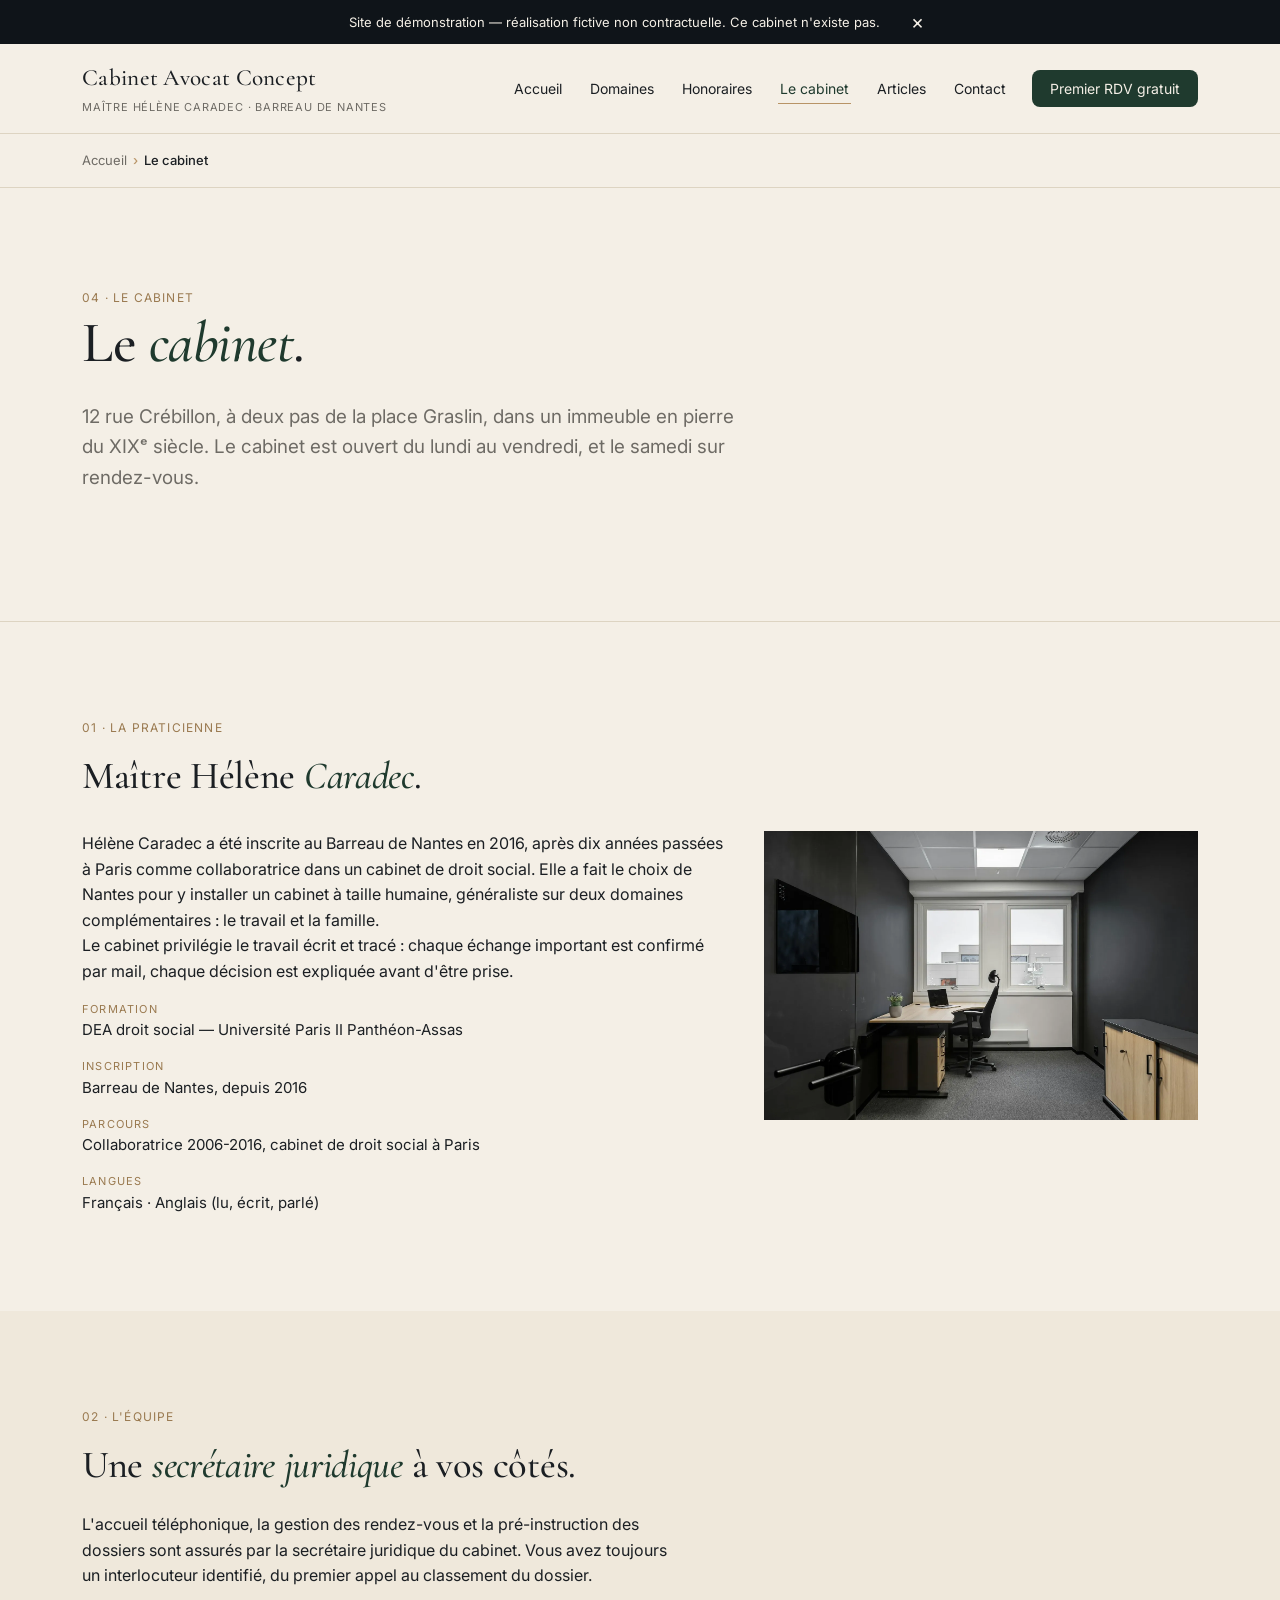
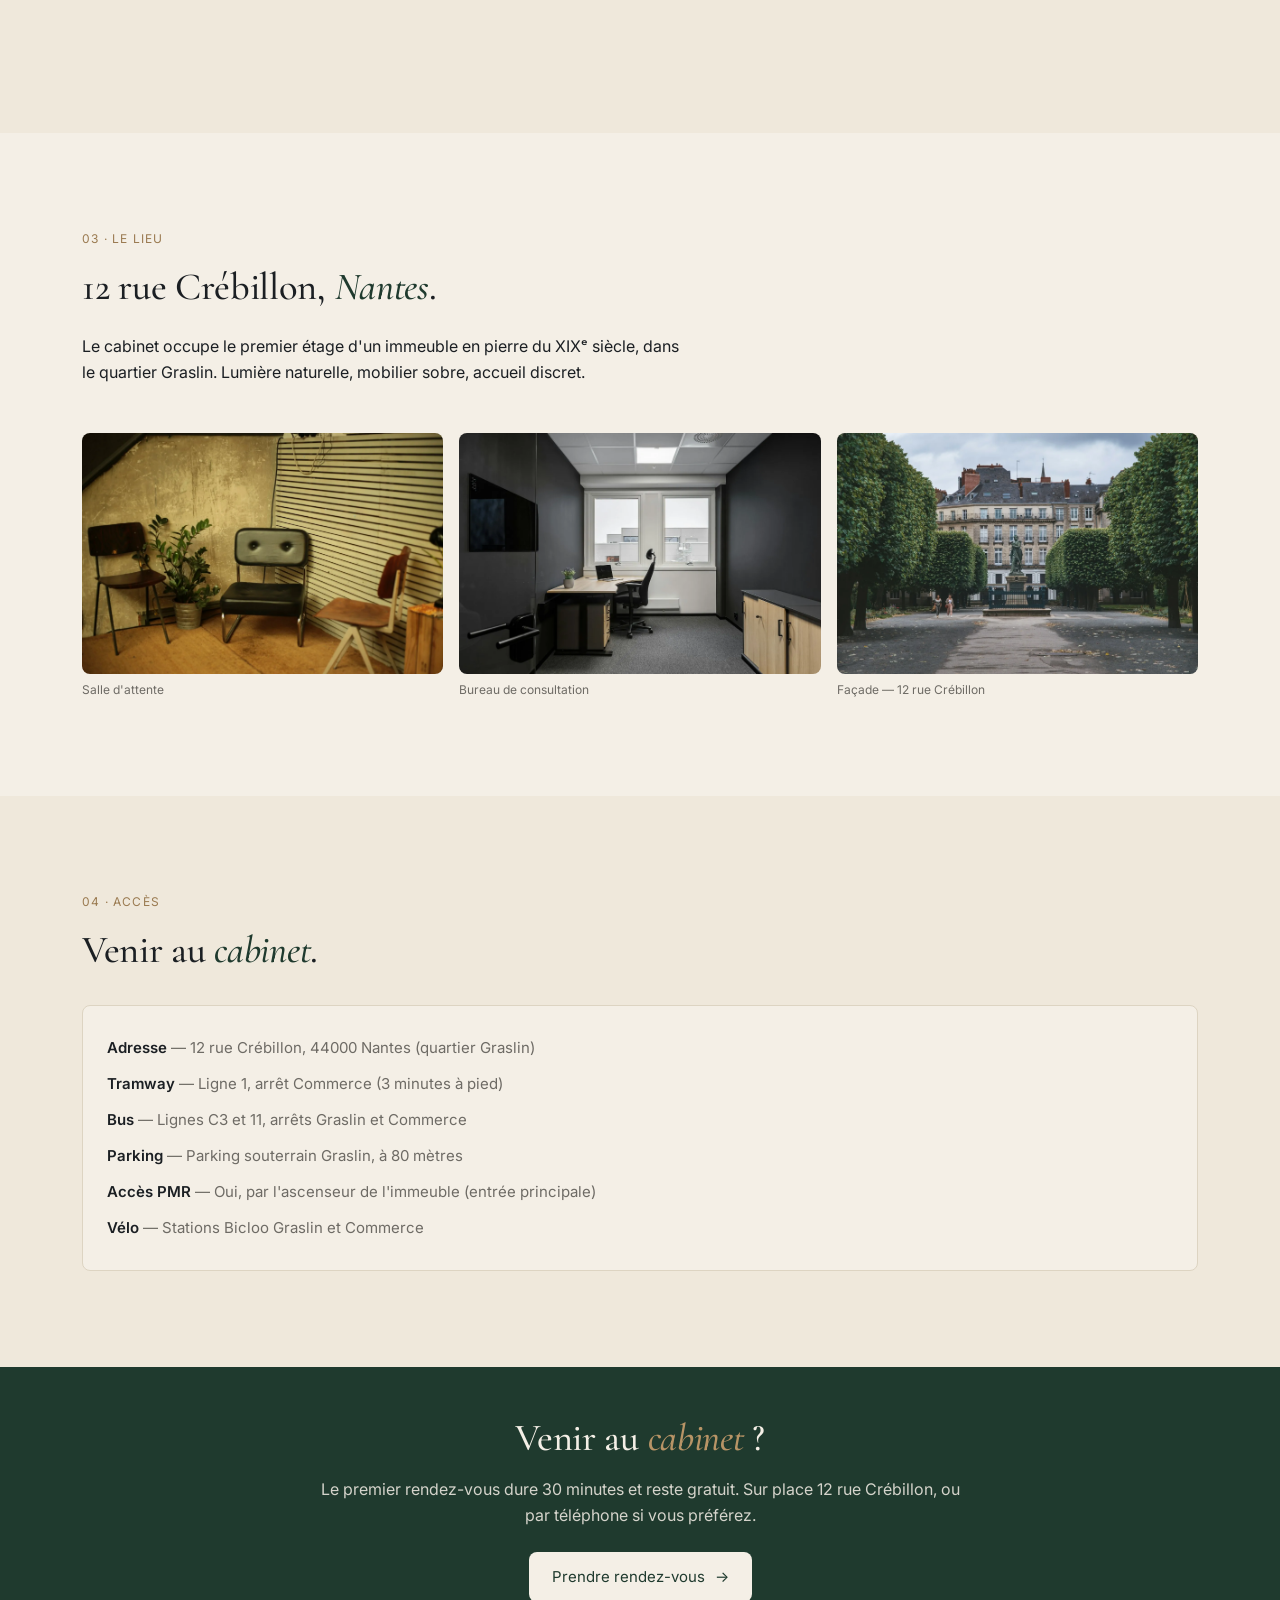
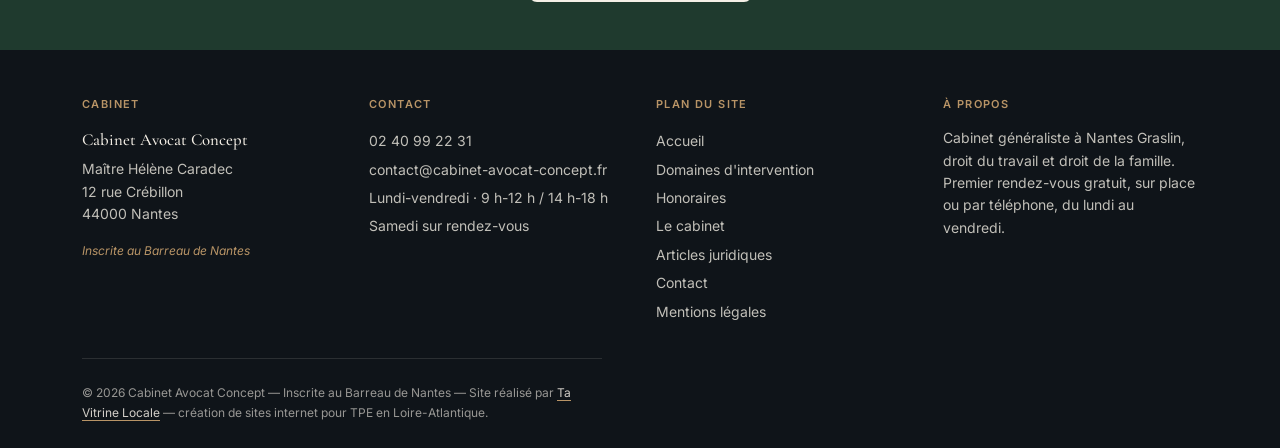
<file: le-cabinet.html>
<!DOCTYPE html>
<html lang="fr">
<head>
  <meta charset="UTF-8">
  <meta name="viewport" content="width=device-width, initial-scale=1, viewport-fit=cover">
  <meta name="theme-color" content="#1F3A2E">

  <title>Le cabinet — Cabinet Avocat Concept · Nantes</title>
  <meta name="description" content="Cabinet Avocat Concept à Nantes Graslin, 12 rue Crébillon. Maître Hélène Caradec, inscrite au Barreau de Nantes depuis 2016. DEA droit social.">
  <meta name="robots" content="noindex, follow" />
  <link rel="canonical" href="https://avocat.tavitrinelocale.fr/le-cabinet.html">

  <meta property="og:type" content="website">
  <meta property="og:title" content="Le cabinet — Cabinet Avocat Concept">
  <meta property="og:description" content="12 rue Crébillon, Nantes Graslin. Maître Hélène Caradec, Barreau de Nantes depuis 2016.">
  <meta property="og:url" content="https://avocat.tavitrinelocale.fr/le-cabinet.html">
  <meta property="og:locale" content="fr_FR">
  <meta property="og:site_name" content="Cabinet Avocat Concept">

  <link rel="preconnect" href="https://fonts.googleapis.com">
  <link rel="preconnect" href="https://fonts.gstatic.com" crossorigin>
  <link href="https://fonts.googleapis.com/css2?family=Cormorant+Garamond:ital,wght@0,400;0,500;1,400;1,500&family=Inter:wght@400;500;600&display=swap" rel="stylesheet" media="print" onload="this.media='all'">
  <noscript><link rel="stylesheet" href="https://fonts.googleapis.com/css2?family=Cormorant+Garamond:ital,wght@0,400;0,500;1,400;1,500&family=Inter:wght@400;500;600&display=swap"></noscript>

  <link rel="stylesheet" href="style.css">

  <script type="application/ld+json">
  {
    "@context": "https://schema.org",
    "@type": "BreadcrumbList",
    "itemListElement": [
      { "@type": "ListItem", "position": 1, "name": "Accueil", "item": "https://avocat.tavitrinelocale.fr/" },
      { "@type": "ListItem", "position": 2, "name": "Le cabinet", "item": "https://avocat.tavitrinelocale.fr/le-cabinet.html" }
    ]
  }
  </script>
</head>
<body>
  <a href="#main" class="skip-link">Aller au contenu</a>

  <div class="demo-banner" role="status" aria-label="Information site démo" data-demo-banner>
    <span class="demo-banner__txt">Site de démonstration — réalisation fictive non contractuelle. Ce cabinet n'existe pas.</span>
    <button type="button" class="demo-banner__close" aria-label="Fermer le bandeau">×</button>
  </div>

  <header class="site-header">
    <div class="container site-header__inner">
      <a href="index.html" class="brand">
        <span class="brand__name">Cabinet Avocat Concept</span>
        <span class="brand__sub">Maître Hélène Caradec · Barreau de Nantes</span>
      </a>
      <nav class="nav" aria-label="Navigation principale">
        <ul class="nav__list">
          <li><a href="index.html" class="nav__link">Accueil</a></li>
          <li><a href="domaines-intervention.html" class="nav__link">Domaines</a></li>
          <li><a href="honoraires.html" class="nav__link">Honoraires</a></li>
          <li><a href="le-cabinet.html" class="nav__link is-active">Le cabinet</a></li>
          <li><a href="articles.html" class="nav__link">Articles</a></li>
          <li><a href="contact.html" class="nav__link">Contact</a></li>
          <li><a href="contact.html#rdv" class="nav__cta">Premier RDV gratuit</a></li>
        </ul>
      </nav>
      <button type="button" class="burger" data-burger aria-label="Ouvrir le menu" aria-expanded="false" aria-controls="mobile-menu">
        <span></span><span></span><span></span>
      </button>
    </div>
  </header>

  <aside class="mobile-menu" id="mobile-menu" data-mobile-menu aria-label="Navigation mobile">
    <ul class="mobile-menu__list">
      <li><a href="index.html">Accueil</a></li>
      <li><a href="domaines-intervention.html">Domaines d'intervention</a></li>
      <li><a href="honoraires.html">Honoraires</a></li>
      <li><a href="le-cabinet.html">Le cabinet</a></li>
      <li><a href="articles.html">Articles juridiques</a></li>
      <li><a href="contact.html">Contact</a></li>
    </ul>
    <a href="contact.html#rdv" class="mobile-menu__cta">Premier RDV gratuit</a>
    <div class="mobile-menu__foot">
      <a href="tel:+33240992231">02 40 99 22 31</a>
      <a href="mailto:contact@cabinet-avocat-concept.fr">contact@cabinet-avocat-concept.fr</a>
      <span>12 rue Crébillon · 44000 Nantes</span>
    </div>
  </aside>

  <nav class="breadcrumb" aria-label="Fil d'Ariane">
    <div class="container">
      <ol>
        <li><a href="index.html">Accueil</a></li>
        <li aria-current="page">Le cabinet</li>
      </ol>
    </div>
  </nav>

  <main id="main">

    <section class="hero">
      <div class="container">
        <span class="hero__kicker">04 · Le cabinet</span>
        <h1>Le <em>cabinet</em>.</h1>
        <p class="hero__lede lede">12 rue Crébillon, à deux pas de la place Graslin, dans un immeuble en pierre du XIXᵉ siècle. Le cabinet est ouvert du lundi au vendredi, et le samedi sur rendez-vous.</p>
      </div>
    </section>

    <section class="section">
      <div class="container">
        <div class="section__label">01 · La praticienne</div>
        <h2 class="section__title">Maître Hélène <em>Caradec</em>.</h2>

        <div class="cabinet-bio">
          <div class="cabinet-bio__text">
            <p>Hélène Caradec a été inscrite au Barreau de Nantes en 2016, après dix années passées à Paris comme collaboratrice dans un cabinet de droit social. Elle a fait le choix de Nantes pour y installer un cabinet à taille humaine, généraliste sur deux domaines complémentaires : le travail et la famille.</p>
            <p>Le cabinet privilégie le travail écrit et tracé : chaque échange important est confirmé par mail, chaque décision est expliquée avant d'être prise.</p>

            <dl>
              <dt>Formation</dt>
              <dd>DEA droit social — Université Paris II Panthéon-Assas</dd>
              <dt>Inscription</dt>
              <dd>Barreau de Nantes, depuis 2016</dd>
              <dt>Parcours</dt>
              <dd>Collaboratrice 2006-2016, cabinet de droit social à Paris</dd>
              <dt>Langues</dt>
              <dd>Français · Anglais (lu, écrit, parlé)</dd>
            </dl>
          </div>
          <figure>
            <picture>
              <source srcset="images/cabinet-bureau.webp" type="image/webp">
              <img src="images/cabinet-bureau.jpg" alt="Le bureau de consultation du cabinet, lumière naturelle" width="1600" height="1067" loading="lazy" decoding="async">
            </picture>
          </figure>
        </div>
      </div>
    </section>

    <section class="section section--soft">
      <div class="container">
        <div class="section__label">02 · L'équipe</div>
        <h2 class="section__title">Une <em>secrétaire juridique</em> à vos côtés.</h2>
        <p class="section__lede">L'accueil téléphonique, la gestion des rendez-vous et la pré-instruction des dossiers sont assurés par la secrétaire juridique du cabinet. Vous avez toujours un interlocuteur identifié, du premier appel au classement du dossier.</p>
      </div>
    </section>

    <section class="section">
      <div class="container">
        <div class="section__label">03 · Le lieu</div>
        <h2 class="section__title">12 rue Crébillon, <em>Nantes</em>.</h2>
        <p class="section__lede">Le cabinet occupe le premier étage d'un immeuble en pierre du XIXᵉ siècle, dans le quartier Graslin. Lumière naturelle, mobilier sobre, accueil discret.</p>

        <div class="cabinet-photos">
          <figure>
            <picture>
              <source srcset="images/cabinet-salle-attente.webp" type="image/webp">
              <img src="images/cabinet-salle-attente.jpg" alt="Salle d'attente du cabinet, fauteuils en cuir patiné sur parquet" width="1600" height="1067" loading="lazy" decoding="async">
            </picture>
            <figcaption>Salle d'attente</figcaption>
          </figure>
          <figure>
            <picture>
              <source srcset="images/cabinet-bureau.webp" type="image/webp">
              <img src="images/cabinet-bureau.jpg" alt="Bureau de consultation, lumière naturelle, mobilier classique" width="1600" height="1067" loading="lazy" decoding="async">
            </picture>
            <figcaption>Bureau de consultation</figcaption>
          </figure>
          <figure>
            <picture>
              <source srcset="images/cabinet-facade.webp" type="image/webp">
              <img src="images/cabinet-facade.jpg" alt="Façade du cabinet rue Crébillon, quartier Graslin à Nantes" width="1600" height="1067" loading="lazy" decoding="async">
            </picture>
            <figcaption>Façade — 12 rue Crébillon</figcaption>
          </figure>
        </div>
      </div>
    </section>

    <section class="section section--soft">
      <div class="container">
        <div class="section__label">04 · Accès</div>
        <h2 class="section__title">Venir au <em>cabinet</em>.</h2>

        <div class="cabinet-access">
          <ul>
            <li><strong>Adresse</strong> — 12 rue Crébillon, 44000 Nantes (quartier Graslin)</li>
            <li><strong>Tramway</strong> — Ligne 1, arrêt Commerce (3 minutes à pied)</li>
            <li><strong>Bus</strong> — Lignes C3 et 11, arrêts Graslin et Commerce</li>
            <li><strong>Parking</strong> — Parking souterrain Graslin, à 80 mètres</li>
            <li><strong>Accès PMR</strong> — Oui, par l'ascenseur de l'immeuble (entrée principale)</li>
            <li><strong>Vélo</strong> — Stations Bicloo Graslin et Commerce</li>
          </ul>
        </div>
      </div>
    </section>

    <section class="cta-band">
      <div class="container">
        <h2>Venir au <em>cabinet</em> ?</h2>
        <p>Le premier rendez-vous dure 30 minutes et reste gratuit. Sur place 12 rue Crébillon, ou par téléphone si vous préférez.</p>
        <a href="contact.html#rdv" class="btn btn--primary">Prendre rendez-vous <span class="btn__arrow" aria-hidden="true">→</span></a>
      </div>
    </section>

  </main>

  <footer class="site-footer">
    <div class="container">
      <div class="footer-grid">
        <div class="footer-col">
          <h4>Cabinet</h4>
          <p>
            <strong>Cabinet Avocat Concept</strong>
            Maître Hélène Caradec<br>
            12 rue Crébillon<br>
            44000 Nantes
          </p>
          <span class="footer-barre-mention">Inscrite au Barreau de Nantes</span>
        </div>
        <div class="footer-col">
          <h4>Contact</h4>
          <ul>
            <li><a href="tel:+33240992231">02 40 99 22 31</a></li>
            <li><a href="mailto:contact@cabinet-avocat-concept.fr">contact@cabinet-avocat-concept.fr</a></li>
            <li>Lundi-vendredi · 9 h-12 h / 14 h-18 h</li>
            <li>Samedi sur rendez-vous</li>
          </ul>
        </div>
        <div class="footer-col">
          <h4>Plan du site</h4>
          <ul>
            <li><a href="index.html">Accueil</a></li>
            <li><a href="domaines-intervention.html">Domaines d'intervention</a></li>
            <li><a href="honoraires.html">Honoraires</a></li>
            <li><a href="le-cabinet.html">Le cabinet</a></li>
            <li><a href="articles.html">Articles juridiques</a></li>
            <li><a href="contact.html">Contact</a></li>
            <li><a href="mentions-legales.html">Mentions légales</a></li>
          </ul>
        </div>
        <div class="footer-col">
          <h4>À propos</h4>
          <p>Cabinet généraliste à Nantes Graslin, droit du travail et droit de la famille. Premier rendez-vous gratuit, sur place ou par téléphone, du lundi au vendredi.</p>
        </div>
      </div>
      <p class="footer-legal">© <span data-year>2026</span> Cabinet Avocat Concept — Inscrite au Barreau de Nantes — Site réalisé par <a href="https://tavitrinelocale.fr" rel="noopener">Ta Vitrine Locale</a> — création de sites internet pour TPE en Loire-Atlantique.</p>
    </div>
  </footer>

  <script src="script.js" defer></script>
</body>
</html>
</file>
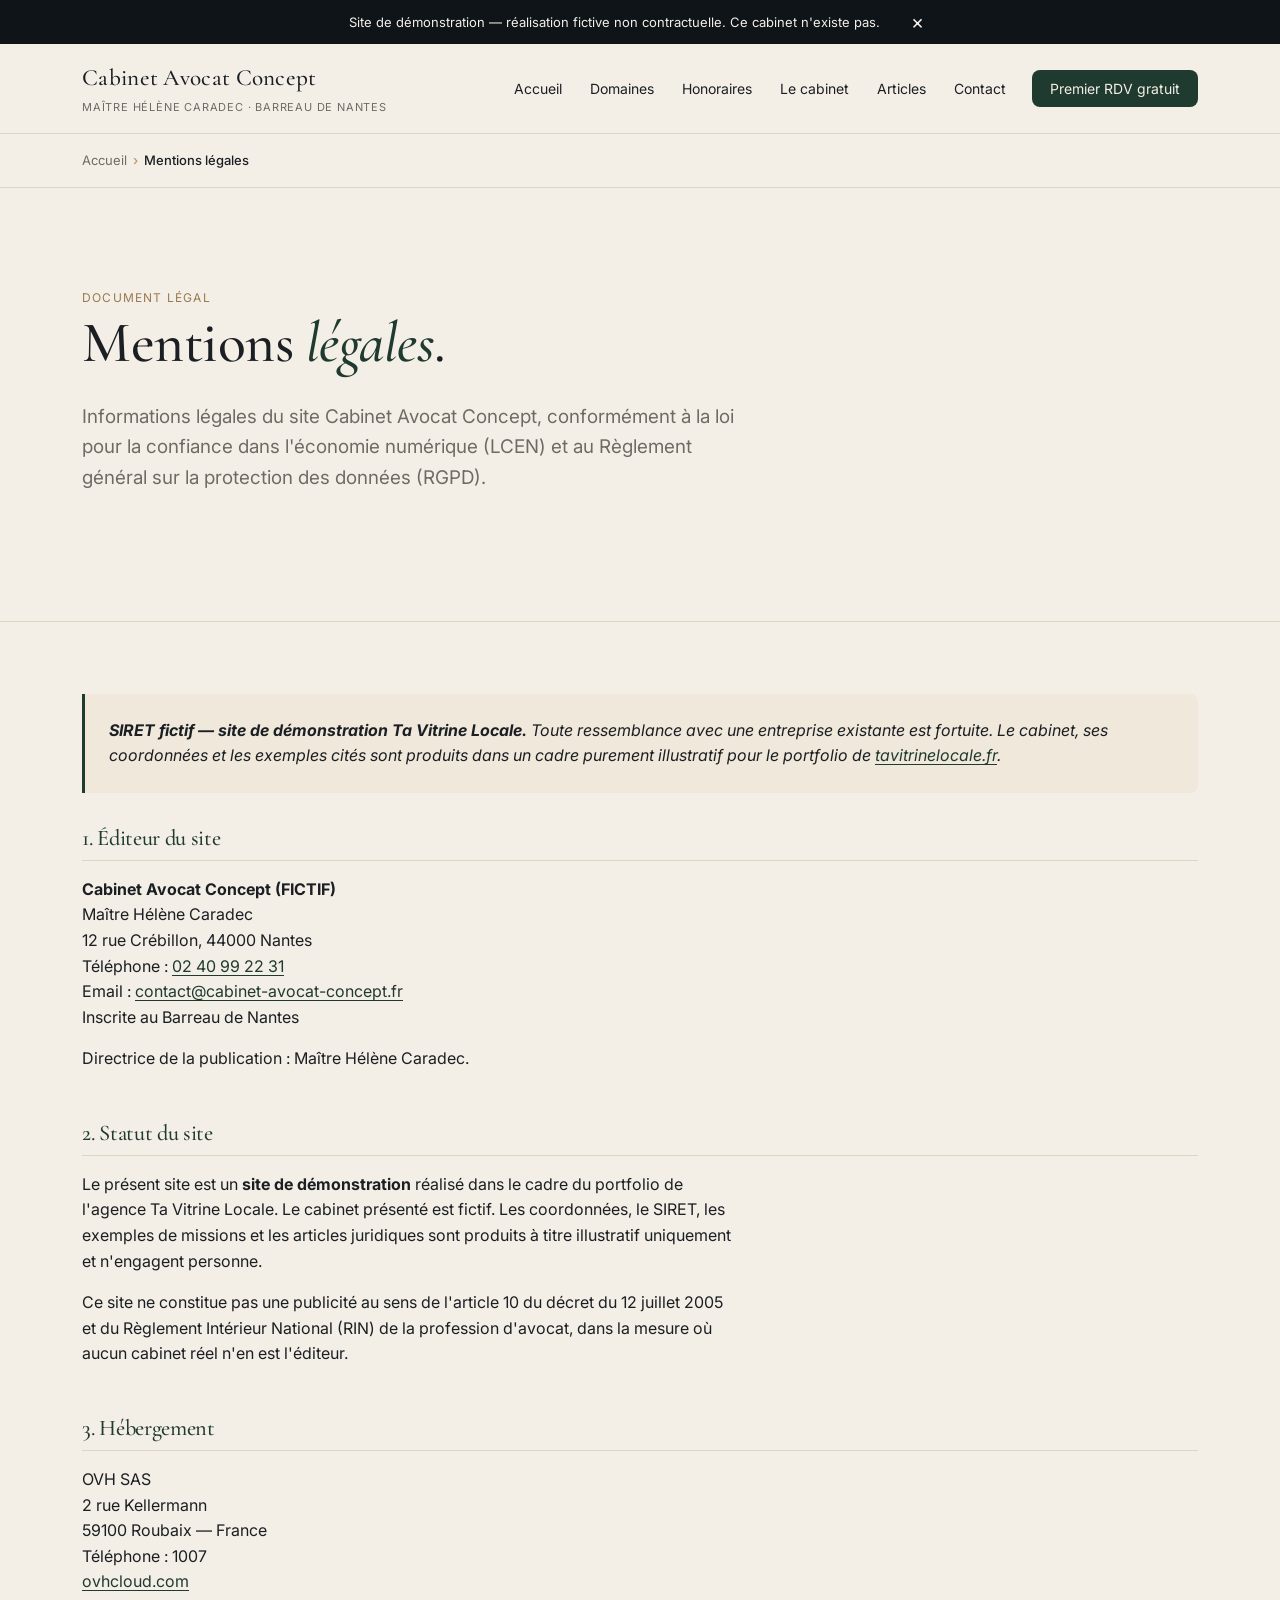
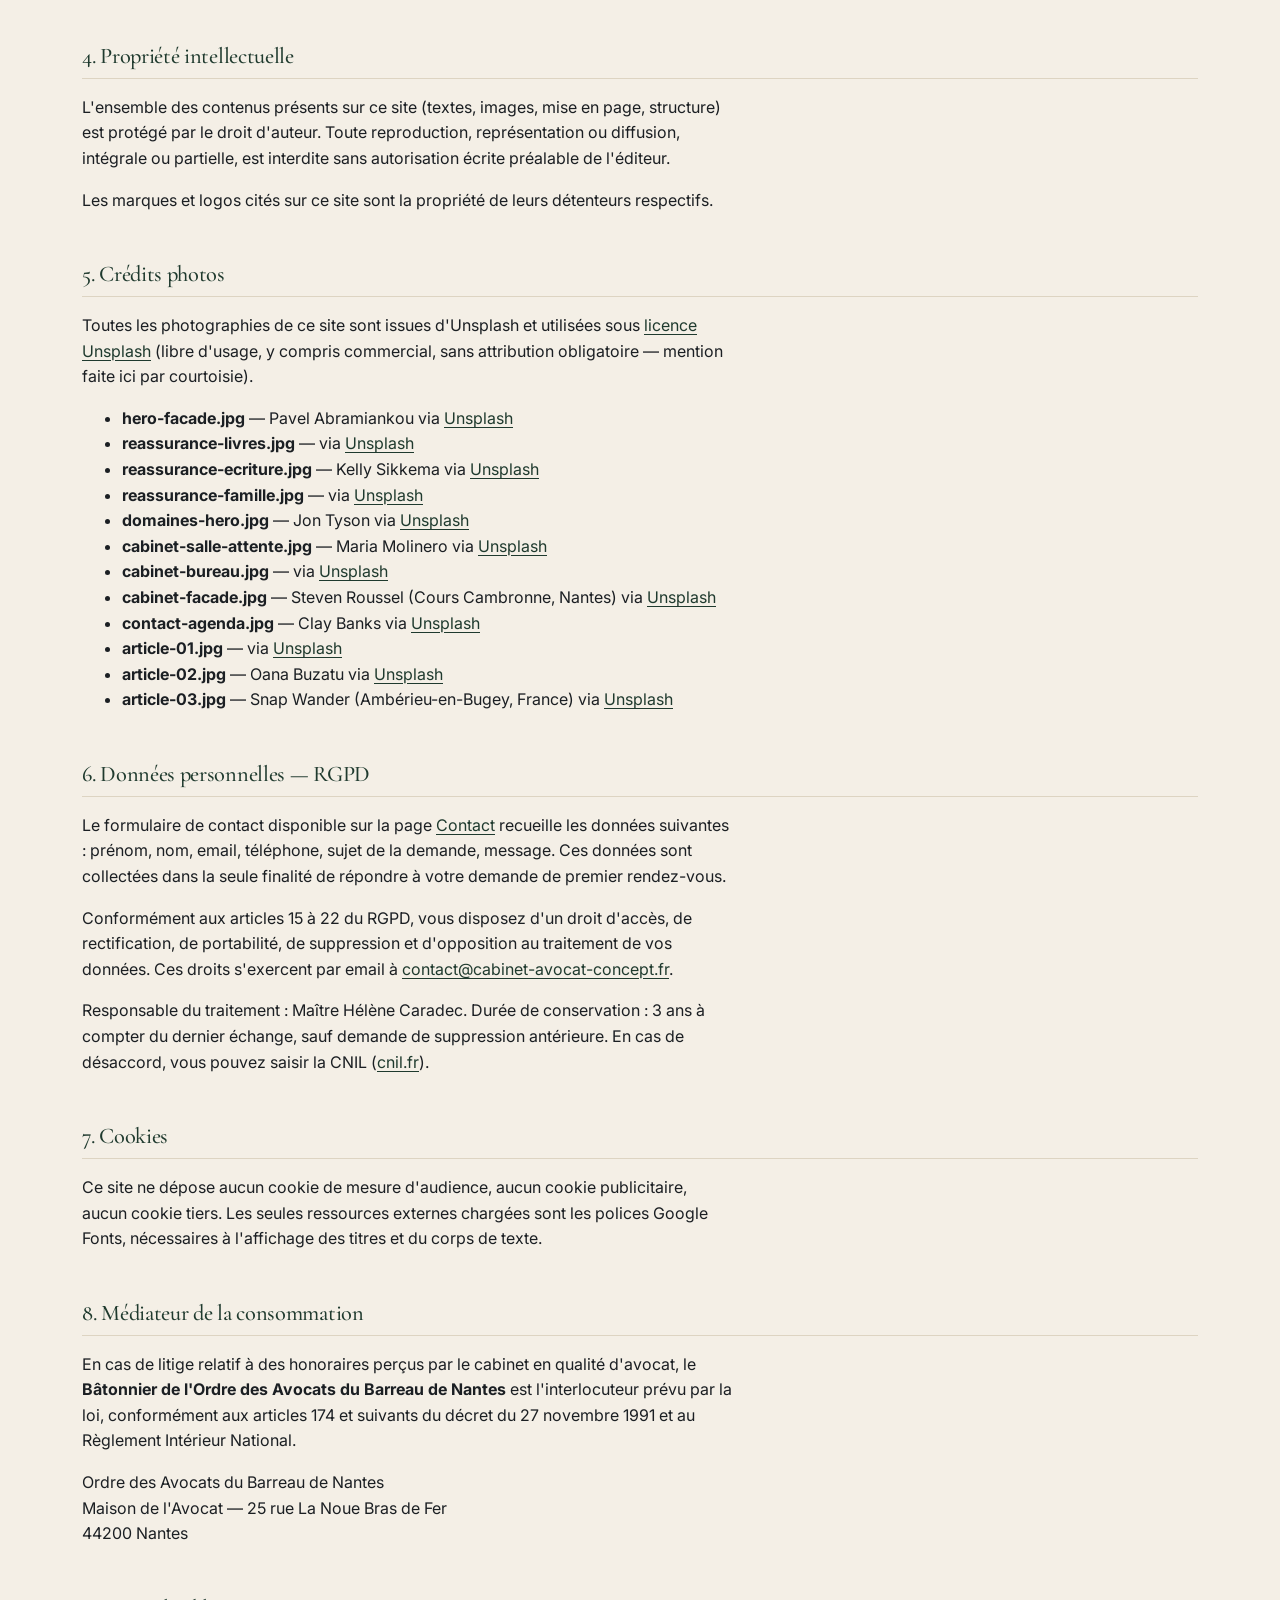
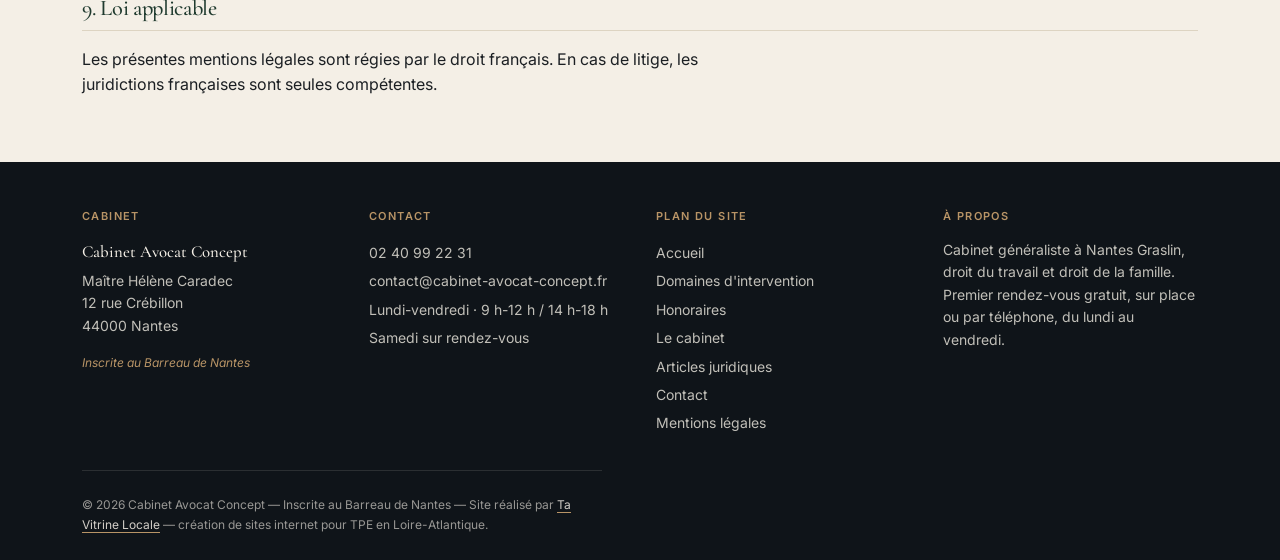
<file: mentions-legales.html>
<!DOCTYPE html>
<html lang="fr">
<head>
  <meta charset="UTF-8">
  <meta name="viewport" content="width=device-width, initial-scale=1, viewport-fit=cover">
  <meta name="theme-color" content="#1F3A2E">

  <title>Mentions légales — Cabinet Avocat Concept</title>
  <meta name="description" content="Mentions légales du site Cabinet Avocat Concept. Site de démonstration Ta Vitrine Locale.">
  <meta name="robots" content="noindex, follow">
  <link rel="canonical" href="https://avocat.tavitrinelocale.fr/mentions-legales.html">

  <meta property="og:type" content="website">
  <meta property="og:title" content="Mentions légales — Cabinet Avocat Concept">
  <meta property="og:description" content="Mentions légales du site Cabinet Avocat Concept. Site de démonstration.">
  <meta property="og:url" content="https://avocat.tavitrinelocale.fr/mentions-legales.html">
  <meta property="og:locale" content="fr_FR">
  <meta property="og:site_name" content="Cabinet Avocat Concept">

  <link rel="preconnect" href="https://fonts.googleapis.com">
  <link rel="preconnect" href="https://fonts.gstatic.com" crossorigin>
  <link href="https://fonts.googleapis.com/css2?family=Cormorant+Garamond:ital,wght@0,400;0,500;1,400;1,500&family=Inter:wght@400;500;600&display=swap" rel="stylesheet" media="print" onload="this.media='all'">
  <noscript><link rel="stylesheet" href="https://fonts.googleapis.com/css2?family=Cormorant+Garamond:ital,wght@0,400;0,500;1,400;1,500&family=Inter:wght@400;500;600&display=swap"></noscript>

  <link rel="stylesheet" href="style.css">
</head>
<body>
  <a href="#main" class="skip-link">Aller au contenu</a>

  <div class="demo-banner" role="status" aria-label="Information site démo" data-demo-banner>
    <span class="demo-banner__txt">Site de démonstration — réalisation fictive non contractuelle. Ce cabinet n'existe pas.</span>
    <button type="button" class="demo-banner__close" aria-label="Fermer le bandeau">×</button>
  </div>

  <header class="site-header">
    <div class="container site-header__inner">
      <a href="index.html" class="brand">
        <span class="brand__name">Cabinet Avocat Concept</span>
        <span class="brand__sub">Maître Hélène Caradec · Barreau de Nantes</span>
      </a>
      <nav class="nav" aria-label="Navigation principale">
        <ul class="nav__list">
          <li><a href="index.html" class="nav__link">Accueil</a></li>
          <li><a href="domaines-intervention.html" class="nav__link">Domaines</a></li>
          <li><a href="honoraires.html" class="nav__link">Honoraires</a></li>
          <li><a href="le-cabinet.html" class="nav__link">Le cabinet</a></li>
          <li><a href="articles.html" class="nav__link">Articles</a></li>
          <li><a href="contact.html" class="nav__link">Contact</a></li>
          <li><a href="contact.html#rdv" class="nav__cta">Premier RDV gratuit</a></li>
        </ul>
      </nav>
      <button type="button" class="burger" data-burger aria-label="Ouvrir le menu" aria-expanded="false" aria-controls="mobile-menu">
        <span></span><span></span><span></span>
      </button>
    </div>
  </header>

  <aside class="mobile-menu" id="mobile-menu" data-mobile-menu aria-label="Navigation mobile">
    <ul class="mobile-menu__list">
      <li><a href="index.html">Accueil</a></li>
      <li><a href="domaines-intervention.html">Domaines d'intervention</a></li>
      <li><a href="honoraires.html">Honoraires</a></li>
      <li><a href="le-cabinet.html">Le cabinet</a></li>
      <li><a href="articles.html">Articles juridiques</a></li>
      <li><a href="contact.html">Contact</a></li>
    </ul>
    <a href="contact.html#rdv" class="mobile-menu__cta">Premier RDV gratuit</a>
    <div class="mobile-menu__foot">
      <a href="tel:+33240992231">02 40 99 22 31</a>
      <a href="mailto:contact@cabinet-avocat-concept.fr">contact@cabinet-avocat-concept.fr</a>
      <span>12 rue Crébillon · 44000 Nantes</span>
    </div>
  </aside>

  <nav class="breadcrumb" aria-label="Fil d'Ariane">
    <div class="container">
      <ol>
        <li><a href="index.html">Accueil</a></li>
        <li aria-current="page">Mentions légales</li>
      </ol>
    </div>
  </nav>

  <main id="main">

    <section class="hero">
      <div class="container">
        <span class="hero__kicker">Document légal</span>
        <h1>Mentions <em>légales</em>.</h1>
        <p class="hero__lede lede">Informations légales du site Cabinet Avocat Concept, conformément à la loi pour la confiance dans l'économie numérique (LCEN) et au Règlement général sur la protection des données (RGPD).</p>
      </div>
    </section>

    <section class="legal-doc">
      <div class="container">

        <div class="legal-demo-callout">
          <strong>SIRET fictif — site de démonstration Ta Vitrine Locale.</strong>
          Toute ressemblance avec une entreprise existante est fortuite. Le cabinet, ses coordonnées et les exemples cités sont produits dans un cadre purement illustratif pour le portfolio de <a href="https://tavitrinelocale.fr" rel="noopener">tavitrinelocale.fr</a>.
        </div>

        <h2>1. Éditeur du site</h2>
        <p>
          <strong>Cabinet Avocat Concept (FICTIF)</strong><br>
          Maître Hélène Caradec<br>
          12 rue Crébillon, 44000 Nantes<br>
          Téléphone : <a href="tel:+33240992231">02 40 99 22 31</a><br>
          Email : <a href="mailto:contact@cabinet-avocat-concept.fr">contact@cabinet-avocat-concept.fr</a><br>
          Inscrite au Barreau de Nantes
        </p>
        <p>Directrice de la publication : Maître Hélène Caradec.</p>

        <h2>2. Statut du site</h2>
        <p>Le présent site est un <strong>site de démonstration</strong> réalisé dans le cadre du portfolio de l'agence Ta Vitrine Locale. Le cabinet présenté est fictif. Les coordonnées, le SIRET, les exemples de missions et les articles juridiques sont produits à titre illustratif uniquement et n'engagent personne.</p>
        <p>Ce site ne constitue pas une publicité au sens de l'article 10 du décret du 12 juillet 2005 et du Règlement Intérieur National (RIN) de la profession d'avocat, dans la mesure où aucun cabinet réel n'en est l'éditeur.</p>

        <h2>3. Hébergement</h2>
        <p>
          OVH SAS<br>
          2 rue Kellermann<br>
          59100 Roubaix — France<br>
          Téléphone : 1007<br>
          <a href="https://www.ovhcloud.com/fr/" rel="noopener">ovhcloud.com</a>
        </p>

        <h2>4. Propriété intellectuelle</h2>
        <p>L'ensemble des contenus présents sur ce site (textes, images, mise en page, structure) est protégé par le droit d'auteur. Toute reproduction, représentation ou diffusion, intégrale ou partielle, est interdite sans autorisation écrite préalable de l'éditeur.</p>
        <p>Les marques et logos cités sur ce site sont la propriété de leurs détenteurs respectifs.</p>

        <h2>5. Crédits photos</h2>
        <p>Toutes les photographies de ce site sont issues d'Unsplash et utilisées sous <a href="https://unsplash.com/license" rel="noopener">licence Unsplash</a> (libre d'usage, y compris commercial, sans attribution obligatoire — mention faite ici par courtoisie).</p>
        <ul>
          <li><strong>hero-facade.jpg</strong> — Pavel Abramiankou via <a href="https://unsplash.com/photos/haussmannian-apartment-building-facade-with-many-windows-yyb5HOnHfus" rel="noopener">Unsplash</a></li>
          <li><strong>reassurance-livres.jpg</strong> — via <a href="https://unsplash.com/photos/a-shelf-is-full-of-old-leather-bound-books-ab58Dur2ns0" rel="noopener">Unsplash</a></li>
          <li><strong>reassurance-ecriture.jpg</strong> — Kelly Sikkema via <a href="https://unsplash.com/photos/2NPV75ItVhg" rel="noopener">Unsplash</a></li>
          <li><strong>reassurance-famille.jpg</strong> — via <a href="https://unsplash.com/photos/25Rnf4ggVZI" rel="noopener">Unsplash</a></li>
          <li><strong>domaines-hero.jpg</strong> — Jon Tyson via <a href="https://unsplash.com/photos/an-empty-office-desk-in-front-of-a-window-HsMVmGngmWM" rel="noopener">Unsplash</a></li>
          <li><strong>cabinet-salle-attente.jpg</strong> — Maria Molinero via <a href="https://unsplash.com/photos/9i89UjkJi34" rel="noopener">Unsplash</a></li>
          <li><strong>cabinet-bureau.jpg</strong> — via <a href="https://unsplash.com/photos/an-empty-office-with-a-desk-and-chairs-GGWYYHbfi2s" rel="noopener">Unsplash</a></li>
          <li><strong>cabinet-facade.jpg</strong> — Steven Roussel (Cours Cambronne, Nantes) via <a href="https://unsplash.com/photos/63OgmeglNQI" rel="noopener">Unsplash</a></li>
          <li><strong>contact-agenda.jpg</strong> — Clay Banks via <a href="https://unsplash.com/photos/open-notebook-with-pen-and-pencils-on-desk-n9AaeihA9HI" rel="noopener">Unsplash</a></li>
          <li><strong>article-01.jpg</strong> — via <a href="https://unsplash.com/photos/X1exjxxBho4" rel="noopener">Unsplash</a></li>
          <li><strong>article-02.jpg</strong> — Oana Buzatu via <a href="https://unsplash.com/photos/a-pair-of-wedding-rings-on-a-wooden-surface-jC_S0BH_HkQ" rel="noopener">Unsplash</a></li>
          <li><strong>article-03.jpg</strong> — Snap Wander (Ambérieu-en-Bugey, France) via <a href="https://unsplash.com/photos/an-old-stone-building-on-a-hill-with-trees-in-the-background-VsYPU08xmz4" rel="noopener">Unsplash</a></li>
        </ul>

        <h2>6. Données personnelles — RGPD</h2>
        <p>Le formulaire de contact disponible sur la page <a href="contact.html">Contact</a> recueille les données suivantes : prénom, nom, email, téléphone, sujet de la demande, message. Ces données sont collectées dans la seule finalité de répondre à votre demande de premier rendez-vous.</p>
        <p>Conformément aux articles 15 à 22 du RGPD, vous disposez d'un droit d'accès, de rectification, de portabilité, de suppression et d'opposition au traitement de vos données. Ces droits s'exercent par email à <a href="mailto:contact@cabinet-avocat-concept.fr">contact@cabinet-avocat-concept.fr</a>.</p>
        <p>Responsable du traitement : Maître Hélène Caradec. Durée de conservation : 3 ans à compter du dernier échange, sauf demande de suppression antérieure. En cas de désaccord, vous pouvez saisir la CNIL (<a href="https://www.cnil.fr" rel="noopener">cnil.fr</a>).</p>

        <h2>7. Cookies</h2>
        <p>Ce site ne dépose aucun cookie de mesure d'audience, aucun cookie publicitaire, aucun cookie tiers. Les seules ressources externes chargées sont les polices Google Fonts, nécessaires à l'affichage des titres et du corps de texte.</p>

        <h2>8. Médiateur de la consommation</h2>
        <p>En cas de litige relatif à des honoraires perçus par le cabinet en qualité d'avocat, le <strong>Bâtonnier de l'Ordre des Avocats du Barreau de Nantes</strong> est l'interlocuteur prévu par la loi, conformément aux articles 174 et suivants du décret du 27 novembre 1991 et au Règlement Intérieur National.</p>
        <p>
          Ordre des Avocats du Barreau de Nantes<br>
          Maison de l'Avocat — 25 rue La Noue Bras de Fer<br>
          44200 Nantes
        </p>

        <h2>9. Loi applicable</h2>
        <p>Les présentes mentions légales sont régies par le droit français. En cas de litige, les juridictions françaises sont seules compétentes.</p>

      </div>
    </section>

  </main>

  <footer class="site-footer">
    <div class="container">
      <div class="footer-grid">
        <div class="footer-col">
          <h4>Cabinet</h4>
          <p>
            <strong>Cabinet Avocat Concept</strong>
            Maître Hélène Caradec<br>
            12 rue Crébillon<br>
            44000 Nantes
          </p>
          <span class="footer-barre-mention">Inscrite au Barreau de Nantes</span>
        </div>
        <div class="footer-col">
          <h4>Contact</h4>
          <ul>
            <li><a href="tel:+33240992231">02 40 99 22 31</a></li>
            <li><a href="mailto:contact@cabinet-avocat-concept.fr">contact@cabinet-avocat-concept.fr</a></li>
            <li>Lundi-vendredi · 9 h-12 h / 14 h-18 h</li>
            <li>Samedi sur rendez-vous</li>
          </ul>
        </div>
        <div class="footer-col">
          <h4>Plan du site</h4>
          <ul>
            <li><a href="index.html">Accueil</a></li>
            <li><a href="domaines-intervention.html">Domaines d'intervention</a></li>
            <li><a href="honoraires.html">Honoraires</a></li>
            <li><a href="le-cabinet.html">Le cabinet</a></li>
            <li><a href="articles.html">Articles juridiques</a></li>
            <li><a href="contact.html">Contact</a></li>
            <li><a href="mentions-legales.html">Mentions légales</a></li>
          </ul>
        </div>
        <div class="footer-col">
          <h4>À propos</h4>
          <p>Cabinet généraliste à Nantes Graslin, droit du travail et droit de la famille. Premier rendez-vous gratuit, sur place ou par téléphone, du lundi au vendredi.</p>
        </div>
      </div>
      <p class="footer-legal">© <span data-year>2026</span> Cabinet Avocat Concept — Inscrite au Barreau de Nantes — Site réalisé par <a href="https://tavitrinelocale.fr" rel="noopener">Ta Vitrine Locale</a> — création de sites internet pour TPE en Loire-Atlantique.</p>
    </div>
  </footer>

  <script src="script.js" defer></script>
</body>
</html>
</file>
<file: style.css>
/* =====================================================================
   Cabinet Avocat Concept — style.css
   Mini-site démo (Ta Vitrine Locale, projet portfolio N° 14)
   Mobile-first · CSS vanilla · sans framework
   ===================================================================== */

/* ---------- RESET LÉGER ---------- */
*, *::before, *::after { box-sizing: border-box; }
html { -webkit-text-size-adjust: 100%; text-size-adjust: 100%; }
body, h1, h2, h3, h4, p, ul, ol, figure, blockquote, dl, dd { margin: 0; }
ul[role="list"], ol[role="list"] { list-style: none; padding: 0; }
img, svg, video { display: block; max-width: 100%; height: auto; }
input, button, textarea, select { font: inherit; color: inherit; }
button { background: none; border: 0; padding: 0; cursor: pointer; }
a { color: inherit; }

/* ---------- VARIABLES ---------- */
:root {
  /* Palette */
  --c-papier:      #F4EFE6;
  --c-papier-soft: #EFE8DB;
  --c-encre:       #0F1419;
  --c-encre-lue:   #1B1F23;
  --c-vert:        #1F3A2E;
  --c-vert-soft:   #2C4A3C;
  --c-laiton:      #B89466;
  --c-laiton-dim:  #9A7A50;
  --c-pierre:      #6E6B65;
  --c-ligne:       #DDD4C2;
  --c-erreur:      #8B2D2D;

  /* Typo */
  --ff-serif: 'Cormorant Garamond', 'Georgia', 'Times New Roman', serif;
  --ff-sans:  'Inter', system-ui, -apple-system, 'Segoe UI', Roboto, sans-serif;

  /* Échelles */
  --w-max: 1180px;
  --r-small: 4px;
  --r-medium: 8px;

  /* Espacements (rythme 8) */
  --s-1:  8px;
  --s-2: 16px;
  --s-3: 24px;
  --s-4: 32px;
  --s-5: 48px;
  --s-6: 64px;
  --s-7: 96px;
}

/* ---------- BASE ---------- */
html { scroll-behavior: smooth; }
body {
  background: var(--c-papier);
  color: var(--c-encre-lue);
  font-family: var(--ff-sans);
  font-size: 16px;
  line-height: 1.6;
  -webkit-font-smoothing: antialiased;
  -moz-osx-font-smoothing: grayscale;
  text-rendering: optimizeLegibility;
}

a { color: var(--c-vert); text-decoration-thickness: 1px; text-underline-offset: 3px; }
a:hover, a:focus-visible { color: var(--c-laiton-dim); }

::selection { background: var(--c-vert); color: var(--c-papier); }

/* ---------- TYPO ---------- */
h1, h2, h3, h4 { font-family: var(--ff-serif); font-weight: 500; line-height: 1.2; color: var(--c-encre-lue); }
h1 { font-size: clamp(2rem, 5vw, 3.4rem); letter-spacing: -0.5px; }
h2 { font-size: clamp(1.6rem, 3.5vw, 2.4rem); letter-spacing: -0.3px; }
h3 { font-size: clamp(1.2rem, 2vw, 1.4rem); }
h4 { font-size: 1.05rem; }
h1 em, h2 em, h3 em { font-style: italic; color: var(--c-vert); }
p { max-width: 65ch; }
.lede { font-size: clamp(1.05rem, 1.5vw, 1.18rem); color: var(--c-pierre); }

/* ---------- ACCESSIBILITÉ ---------- */
.skip-link {
  position: absolute; top: -40px; left: 0;
  background: var(--c-encre); color: var(--c-papier);
  padding: var(--s-1) var(--s-2);
  z-index: 10000;
  text-decoration: none;
}
.skip-link:focus { top: 0; }

:focus-visible {
  outline: 2px solid var(--c-laiton);
  outline-offset: 3px;
  border-radius: 2px;
}

@media (prefers-reduced-motion: reduce) {
  html { scroll-behavior: auto; }
  *, *::before, *::after {
    animation-duration: 0.01ms !important;
    animation-iteration-count: 1 !important;
    transition-duration: 0.01ms !important;
    scroll-behavior: auto !important;
  }
}

/* ---------- CONTAINER ---------- */
.container {
  width: 100%;
  max-width: var(--w-max);
  margin-inline: auto;
  padding-inline: var(--s-3);
}

/* ---------- DEMO BANNER ---------- */
.demo-banner {
  position: sticky;
  top: 0;
  z-index: 9999;
  display: flex; align-items: center; justify-content: center;
  gap: var(--s-2);
  background: var(--c-encre);
  color: var(--c-papier);
  padding: 8px 16px;
  font-size: 13px;
  font-family: var(--ff-sans);
  text-align: center;
}
.demo-banner__txt { line-height: 1.4; }
.demo-banner__close {
  margin-left: var(--s-1);
  width: 28px; height: 28px;
  display: inline-flex; align-items: center; justify-content: center;
  color: var(--c-papier);
  font-size: 20px; line-height: 1;
  border-radius: var(--r-small);
  transition: background 200ms ease;
}
.demo-banner__close:hover { background: rgba(244, 239, 230, 0.12); }

/* ---------- HEADER + NAV ---------- */
.site-header {
  position: relative;
  z-index: 100;
  border-bottom: 1px solid var(--c-ligne);
  background: var(--c-papier);
}
.site-header__inner {
  display: flex; align-items: center; justify-content: space-between;
  gap: var(--s-2);
  padding-block: var(--s-2);
}
.brand { display: inline-flex; flex-direction: column; text-decoration: none; }
.brand:hover, .brand:focus-visible { color: inherit; }
.brand__name {
  font-family: var(--ff-serif);
  font-size: clamp(1.15rem, 2.2vw, 1.45rem);
  font-weight: 500;
  letter-spacing: 0.3px;
  color: var(--c-encre-lue);
}
.brand__sub {
  font-family: var(--ff-sans);
  font-size: 11px;
  letter-spacing: 0.8px;
  text-transform: uppercase;
  color: var(--c-pierre);
  margin-top: 2px;
}

/* Nav desktop */
.nav { display: none; }
.nav__list {
  display: flex; align-items: center; gap: var(--s-3);
  list-style: none; margin: 0; padding: 0;
}
.nav__link {
  font-family: var(--ff-sans);
  font-size: 14px;
  color: var(--c-encre-lue);
  text-decoration: none;
  padding: 6px 2px;
  border-bottom: 1px solid transparent;
  transition: border-color 200ms ease, color 200ms ease;
  white-space: nowrap;
}
.nav__link:hover, .nav__link:focus-visible, .nav__link.is-active {
  color: var(--c-vert);
  border-bottom-color: var(--c-laiton);
}
.nav__cta {
  font-family: var(--ff-sans);
  font-size: 14px;
  background: var(--c-vert);
  color: var(--c-papier);
  padding: 10px 18px;
  border-radius: var(--r-medium);
  text-decoration: none;
  transition: background 200ms ease;
  white-space: nowrap;
}
.nav__cta:hover, .nav__cta:focus-visible {
  background: var(--c-vert-soft); color: var(--c-papier);
}

/* Burger mobile */
.burger {
  display: inline-flex; flex-direction: column; justify-content: center; gap: 5px;
  width: 40px; height: 40px;
  border: 1px solid var(--c-ligne);
  border-radius: var(--r-small);
  background: transparent;
}
.burger span {
  display: block; width: 20px; height: 1.5px;
  background: var(--c-encre-lue);
  margin-inline: auto;
  transition: transform 200ms ease, opacity 200ms ease;
}
body.is-open .burger span:nth-child(1) { transform: translateY(6.5px) rotate(45deg); }
body.is-open .burger span:nth-child(2) { opacity: 0; }
body.is-open .burger span:nth-child(3) { transform: translateY(-6.5px) rotate(-45deg); }

/* Mobile menu drawer */
.mobile-menu {
  position: fixed; inset: 0;
  background: var(--c-papier);
  z-index: 200;
  padding: var(--s-6) var(--s-3) var(--s-4);
  transform: translateX(100%);
  transition: transform 280ms ease;
  display: flex; flex-direction: column;
  overflow-y: auto;
}
body.is-open .mobile-menu { transform: translateX(0); }
.mobile-menu__list {
  list-style: none; padding: 0; margin: 0;
  display: flex; flex-direction: column; gap: var(--s-2);
}
.mobile-menu__list a {
  display: block;
  font-family: var(--ff-serif);
  font-size: 1.6rem;
  text-decoration: none;
  color: var(--c-encre-lue);
  padding-block: var(--s-2);
  border-bottom: 1px solid var(--c-ligne);
}
.mobile-menu__list a:hover, .mobile-menu__list a:focus-visible { color: var(--c-vert); }
.mobile-menu__cta {
  margin-top: var(--s-3);
  display: inline-block;
  background: var(--c-vert);
  color: var(--c-papier) !important;
  padding: 14px 22px;
  border-radius: var(--r-medium);
  text-decoration: none;
  text-align: center;
  font-family: var(--ff-sans);
  font-size: 15px;
}
.mobile-menu__foot {
  margin-top: auto;
  padding-top: var(--s-4);
  border-top: 1px solid var(--c-ligne);
  font-size: 13px;
  color: var(--c-pierre);
}
.mobile-menu__foot a { display: block; margin-bottom: 4px; }

/* ---------- HERO ---------- */
.hero {
  padding: var(--s-6) 0 var(--s-7);
  border-bottom: 1px solid var(--c-ligne);
}
.hero__kicker {
  font-family: var(--ff-sans);
  font-size: 12px;
  letter-spacing: 1.2px;
  text-transform: uppercase;
  color: var(--c-laiton-dim);
  margin-bottom: var(--s-2);
}
.hero h1 { margin-bottom: var(--s-3); max-width: 22ch; }
.hero__lede { margin-bottom: var(--s-4); max-width: 56ch; }
.hero__actions { display: flex; flex-wrap: wrap; gap: var(--s-2); }

/* Hero avec image (index) */
.hero--image .hero__grid {
  display: grid; gap: var(--s-4);
  grid-template-columns: 1fr;
  align-items: center;
}
.hero__media {
  margin: 0;
  border-radius: var(--r-medium);
  overflow: hidden;
  background: var(--c-papier-soft);
  border: 1px solid var(--c-ligne);
}
.hero__media img { width: 100%; height: auto; display: block; aspect-ratio: 3 / 2; object-fit: cover; }

/* Hero sous-page avec image en bandeau */
.subhero-media {
  margin-top: 0;
  border-bottom: 1px solid var(--c-ligne);
  overflow: hidden;
  background: var(--c-papier-soft);
}
.subhero-media img {
  width: 100%; display: block;
  aspect-ratio: 16 / 7;
  object-fit: cover;
}

/* Image dans une col-card */
.col-card { padding: 0; overflow: hidden; display: flex; flex-direction: column; }
.col-card__media { margin: 0; }
.col-card__media img {
  width: 100%; height: auto; display: block;
  aspect-ratio: 3 / 2; object-fit: cover;
}
.col-card__body { padding: var(--s-3); display: flex; flex-direction: column; flex-grow: 1; }
.col-card__body h3 { margin-bottom: var(--s-1); }
.col-card__body p { color: var(--c-pierre); font-size: 15px; flex-grow: 1; }
.col-card__body .col-card__num { margin-bottom: var(--s-1); }
.col-card__body a {
  display: inline-block;
  margin-top: var(--s-2);
  font-size: 14px;
  color: var(--c-vert);
  text-decoration: none;
  border-bottom: 1px solid var(--c-laiton);
  padding-bottom: 2px;
  align-self: flex-start;
}

/* Vignette d'article (liste) */
.article-item { display: grid; gap: var(--s-3); grid-template-columns: 1fr; align-items: start; }
.article-item__media {
  margin: 0;
  border-radius: var(--r-medium);
  overflow: hidden;
  background: var(--c-papier-soft);
}
.article-item__media img {
  width: 100%; display: block;
  aspect-ratio: 3 / 2; object-fit: cover;
}

/* Contact — illustration */
.contact-illustration {
  margin: 0 0 var(--s-4);
  border-radius: var(--r-medium);
  overflow: hidden;
  background: var(--c-papier-soft);
}
.contact-illustration img {
  width: 100%; display: block;
  aspect-ratio: 21 / 9;
  object-fit: cover;
}

/* ---------- BUTTONS ---------- */
.btn {
  display: inline-flex; align-items: center; gap: 10px;
  padding: 12px 22px;
  font-family: var(--ff-sans);
  font-size: 15px;
  text-decoration: none;
  border-radius: var(--r-medium);
  transition: background 200ms ease, color 200ms ease, border-color 200ms ease;
  border: 1px solid transparent;
}
.btn--primary {
  background: var(--c-vert);
  color: var(--c-papier);
}
.btn--primary:hover, .btn--primary:focus-visible {
  background: var(--c-vert-soft); color: var(--c-papier);
}
.btn--ghost {
  border-color: var(--c-encre-lue);
  color: var(--c-encre-lue);
}
.btn--ghost:hover, .btn--ghost:focus-visible {
  background: var(--c-encre-lue); color: var(--c-papier);
}
.btn__arrow { transition: transform 200ms ease; }
.btn:hover .btn__arrow { transform: translateX(3px); }

/* ---------- TRUST BAR ---------- */
.trust {
  background: var(--c-encre);
  color: var(--c-papier);
}
.trust__list {
  display: flex; flex-direction: column; gap: var(--s-2);
  list-style: none; margin: 0; padding: var(--s-3) 0;
  align-items: flex-start;
}
.trust__item {
  display: inline-flex; align-items: center; gap: 12px;
  font-family: var(--ff-sans);
  font-size: 14px;
  letter-spacing: 0.3px;
}
.trust__dot {
  width: 6px; height: 6px; border-radius: 50%;
  background: var(--c-laiton); flex-shrink: 0;
}

/* ---------- SECTIONS GÉNÉRIQUES ---------- */
.section {
  padding-block: var(--s-6);
}
.section--soft { background: var(--c-papier-soft); }
.section--dark { background: var(--c-encre); color: var(--c-papier); }
.section--dark h1, .section--dark h2, .section--dark h3 { color: var(--c-papier); }
.section--dark h1 em, .section--dark h2 em { color: var(--c-laiton); }

.section__label {
  font-family: var(--ff-sans);
  font-size: 12px;
  letter-spacing: 1.2px;
  text-transform: uppercase;
  color: var(--c-laiton-dim);
  margin-bottom: var(--s-2);
}
.section__title { margin-bottom: var(--s-3); }
.section__lede { margin-bottom: var(--s-5); max-width: 60ch; }

/* ---------- COLONNES "POURQUOI" / DOMAINES APERÇU ---------- */
.cols-3 {
  display: grid; gap: var(--s-3);
  grid-template-columns: 1fr;
}
.col-card {
  background: var(--c-papier);
  border: 1px solid var(--c-ligne);
  border-radius: var(--r-medium);
  padding: var(--s-3);
}
.col-card__num {
  font-family: var(--ff-serif);
  font-style: italic;
  color: var(--c-laiton);
  font-size: 1.2rem;
  display: block;
  margin-bottom: var(--s-1);
}
.col-card h3 { margin-bottom: var(--s-1); }
.col-card p { color: var(--c-pierre); font-size: 15px; }
.col-card a {
  display: inline-block;
  margin-top: var(--s-2);
  font-size: 14px;
  color: var(--c-vert);
  text-decoration: none;
  border-bottom: 1px solid var(--c-laiton);
  padding-bottom: 2px;
}
.col-card a:hover { color: var(--c-laiton-dim); }

/* ---------- 4 CARTES DOMAINES ---------- */
.cards-4 {
  display: grid; gap: var(--s-3);
  grid-template-columns: 1fr;
}
.domain-card {
  background: var(--c-papier);
  border: 1px solid var(--c-ligne);
  border-radius: var(--r-medium);
  padding: var(--s-3);
  display: flex; flex-direction: column;
  transition: border-color 200ms ease, transform 200ms ease;
}
.domain-card:hover { border-color: var(--c-laiton); transform: translateY(-2px); }
.domain-card__num {
  font-family: var(--ff-serif);
  font-style: italic;
  color: var(--c-laiton);
  font-size: 1.4rem;
  margin-bottom: var(--s-1);
}
.domain-card h3 { margin-bottom: var(--s-1); }
.domain-card p { color: var(--c-pierre); font-size: 14px; flex-grow: 1; }
.domain-card__link {
  margin-top: var(--s-2);
  font-size: 13px;
  font-family: var(--ff-sans);
  text-decoration: none;
  color: var(--c-vert);
  border-bottom: 1px solid var(--c-laiton);
  padding-bottom: 2px;
  align-self: flex-start;
}

/* ---------- BEFORE / AFTER (texte 2 colonnes — option B) ---------- */
.case-before-after {
  display: grid;
  grid-template-columns: 1fr;
  gap: var(--s-3);
  margin-top: var(--s-4);
}
.case-ba {
  background: var(--c-papier);
  border-left: 3px solid var(--c-laiton);
  padding: var(--s-3) var(--s-3) var(--s-3) var(--s-3);
  border-radius: 0 var(--r-medium) var(--r-medium) 0;
}
.case-ba--after { border-left-color: var(--c-vert); }
.case-ba__label {
  display: inline-block;
  font-family: var(--ff-sans);
  font-size: 11px;
  letter-spacing: 1.4px;
  text-transform: uppercase;
  color: var(--c-laiton-dim);
  margin-bottom: var(--s-1);
}
.case-ba--after .case-ba__label { color: var(--c-vert); }
.case-ba__title {
  font-family: var(--ff-serif);
  font-size: 1.3rem;
  margin-bottom: var(--s-1);
  color: var(--c-encre-lue);
}
.case-ba p { color: var(--c-pierre); font-size: 15px; }

/* ---------- DOMAINES — PAGE 2 ---------- */
.domain-block {
  margin-top: var(--s-5);
  padding-top: var(--s-4);
  border-top: 1px solid var(--c-ligne);
}
.domain-block:first-child { border-top: 0; padding-top: 0; margin-top: 0; }
.domain-block__title {
  font-family: var(--ff-serif);
  font-size: clamp(1.5rem, 3vw, 2rem);
  color: var(--c-vert);
  margin-bottom: var(--s-3);
}
.domain-list {
  display: grid;
  gap: var(--s-3);
  grid-template-columns: 1fr;
}
.domain-sub {
  padding: var(--s-3);
  background: var(--c-papier);
  border: 1px solid var(--c-ligne);
  border-radius: var(--r-medium);
}
.domain-sub h4 {
  font-family: var(--ff-serif);
  font-size: 1.15rem;
  margin-bottom: var(--s-1);
  color: var(--c-encre-lue);
}
.domain-sub p { color: var(--c-pierre); font-size: 14px; margin-bottom: var(--s-1); }
.domain-sub__example {
  display: block;
  margin-top: var(--s-2);
  padding-top: var(--s-2);
  border-top: 1px dashed var(--c-ligne);
  font-style: italic;
  font-size: 13px;
  color: var(--c-pierre);
}

/* ---------- COMMENT ÇA SE PASSE (étapes 1-4) ---------- */
.steps {
  display: grid; gap: var(--s-3);
  grid-template-columns: 1fr;
  counter-reset: step;
}
.step {
  background: var(--c-papier);
  border: 1px solid var(--c-ligne);
  border-radius: var(--r-medium);
  padding: var(--s-3);
  position: relative;
}
.step__num {
  font-family: var(--ff-serif);
  font-style: italic;
  font-size: 2rem;
  color: var(--c-laiton);
  margin-bottom: var(--s-1);
  display: block;
  line-height: 1;
}
.step h3 { margin-bottom: var(--s-1); }
.step p { color: var(--c-pierre); font-size: 14px; }

/* ---------- HONORAIRES ---------- */
.honoraires__block {
  margin-top: var(--s-4);
  padding: var(--s-4);
  background: var(--c-papier);
  border: 1px solid var(--c-ligne);
  border-radius: var(--r-medium);
}
.honoraires__block--highlight {
  border-left: 4px solid var(--c-vert);
  background: var(--c-papier-soft);
}
.honoraires__list { list-style: none; padding: 0; margin-top: var(--s-2); }
.honoraires__list li {
  padding-block: var(--s-2);
  border-bottom: 1px solid var(--c-ligne);
  display: grid;
  grid-template-columns: 1fr;
  gap: 4px;
}
.honoraires__list li:last-child { border-bottom: 0; }
.honoraires__list strong {
  font-family: var(--ff-serif);
  font-weight: 500;
  font-size: 1.1rem;
  color: var(--c-vert);
}
.honoraires__list span { color: var(--c-pierre); font-size: 14px; }

/* ---------- LE CABINET ---------- */
.cabinet-bio {
  display: grid; gap: var(--s-4);
  grid-template-columns: 1fr;
  margin-top: var(--s-4);
}
.cabinet-bio__text dl { margin-top: var(--s-2); }
.cabinet-bio__text dt {
  font-family: var(--ff-sans);
  font-size: 11px;
  letter-spacing: 1.2px;
  text-transform: uppercase;
  color: var(--c-laiton-dim);
  margin-top: var(--s-2);
}
.cabinet-bio__text dd {
  margin: 0;
  font-size: 15px;
  color: var(--c-encre-lue);
}
.cabinet-photos {
  display: grid; gap: var(--s-2);
  grid-template-columns: repeat(auto-fit, minmax(220px, 1fr));
  margin-top: var(--s-4);
}
.cabinet-photos figure { margin: 0; }
.cabinet-photos img {
  width: 100%; aspect-ratio: 3/2; object-fit: cover;
  border-radius: var(--r-medium);
}
.cabinet-photos figcaption {
  font-size: 12px;
  color: var(--c-pierre);
  margin-top: 6px;
}
.cabinet-access {
  margin-top: var(--s-4);
  padding: var(--s-3);
  background: var(--c-papier);
  border: 1px solid var(--c-ligne);
  border-radius: var(--r-medium);
}
.cabinet-access h3 { margin-bottom: var(--s-2); }
.cabinet-access ul { list-style: none; padding: 0; }
.cabinet-access li { padding-block: 6px; font-size: 15px; color: var(--c-pierre); }
.cabinet-access strong { color: var(--c-encre-lue); font-weight: 600; }

/* ---------- ARTICLES ---------- */
.articles-list { margin-top: var(--s-4); }
.article-item {
  padding: var(--s-4) 0;
  border-bottom: 1px solid var(--c-ligne);
}
.article-item:last-child { border-bottom: 0; }
.article-item__date {
  font-family: var(--ff-sans);
  font-size: 12px;
  letter-spacing: 1px;
  text-transform: uppercase;
  color: var(--c-laiton-dim);
  margin-bottom: var(--s-1);
  display: block;
}
.article-item h3 {
  font-family: var(--ff-serif);
  font-size: clamp(1.3rem, 2.2vw, 1.65rem);
  margin-bottom: var(--s-2);
  color: var(--c-encre-lue);
}
.article-item h3 a {
  text-decoration: none;
  color: inherit;
  background-image: linear-gradient(currentColor, currentColor);
  background-size: 0% 1px;
  background-repeat: no-repeat;
  background-position: 0 100%;
  transition: background-size 250ms ease;
}
.article-item h3 a:hover { background-size: 100% 1px; }
.article-item__excerpt { color: var(--c-pierre); margin-bottom: var(--s-2); }
.article-item__readmore {
  font-size: 13px;
  font-family: var(--ff-sans);
  color: var(--c-vert);
  text-decoration: none;
  border-bottom: 1px solid var(--c-laiton);
  padding-bottom: 2px;
}

.article-full {
  margin-top: var(--s-6);
  padding-top: var(--s-5);
  border-top: 2px solid var(--c-ligne);
  scroll-margin-top: var(--s-5);
}
.article-full h2 {
  font-family: var(--ff-serif);
  margin-bottom: var(--s-2);
}
.article-full p { margin-bottom: var(--s-2); max-width: 72ch; color: var(--c-encre-lue); }
.article-full h3 { margin-top: var(--s-3); margin-bottom: var(--s-1); color: var(--c-vert); }

.articles-warning {
  margin-top: var(--s-6);
  padding: var(--s-3);
  background: var(--c-papier-soft);
  border-left: 3px solid var(--c-pierre);
  border-radius: var(--r-small);
  font-size: 14px;
  color: var(--c-pierre);
  font-style: italic;
}

/* ---------- CONTACT ---------- */
.contact-grid {
  display: grid; gap: var(--s-4);
  grid-template-columns: 1fr;
  margin-top: var(--s-4);
}
.contact-info {
  background: var(--c-papier-soft);
  padding: var(--s-3);
  border-radius: var(--r-medium);
}
.contact-info h3 { margin-bottom: var(--s-2); }
.contact-info ul { list-style: none; padding: 0; }
.contact-info li {
  padding-block: 8px;
  font-size: 15px;
  border-bottom: 1px solid var(--c-ligne);
}
.contact-info li:last-child { border-bottom: 0; }
.contact-info strong {
  display: block;
  font-family: var(--ff-sans);
  font-size: 11px;
  letter-spacing: 1.2px;
  text-transform: uppercase;
  color: var(--c-laiton-dim);
  font-weight: 600;
  margin-bottom: 2px;
}

/* Formulaire */
.contact-form {
  background: var(--c-papier);
  border: 1px solid var(--c-ligne);
  padding: var(--s-3);
  border-radius: var(--r-medium);
}
.form-row {
  display: grid; gap: var(--s-2);
  grid-template-columns: 1fr;
  margin-bottom: var(--s-2);
}
.field { display: flex; flex-direction: column; }
.field label {
  font-size: 13px;
  font-family: var(--ff-sans);
  margin-bottom: 6px;
  color: var(--c-encre-lue);
  font-weight: 500;
}
.field input,
.field select,
.field textarea {
  padding: 11px 14px;
  border: 1px solid var(--c-ligne);
  background: var(--c-papier);
  border-radius: var(--r-small);
  font-family: var(--ff-sans);
  font-size: 15px;
  color: var(--c-encre-lue);
  transition: border-color 200ms ease;
}
.field input:focus,
.field select:focus,
.field textarea:focus {
  border-color: var(--c-vert);
  outline: none;
}
.field textarea { min-height: 140px; resize: vertical; }
.field--check { flex-direction: row; align-items: flex-start; gap: 10px; }
.field--check input { margin-top: 4px; flex-shrink: 0; }
.field--check label { font-size: 13px; color: var(--c-pierre); font-weight: 400; }
.field--honey { position: absolute; left: -10000px; top: auto; width: 1px; height: 1px; overflow: hidden; }
.contact-form button {
  margin-top: var(--s-2);
  background: var(--c-vert);
  color: var(--c-papier);
  padding: 13px 24px;
  border-radius: var(--r-medium);
  font-family: var(--ff-sans);
  font-size: 15px;
  width: 100%;
  transition: background 200ms ease;
}
.contact-form button:hover { background: var(--c-vert-soft); }

.contact-note {
  margin-top: var(--s-3);
  padding: var(--s-2);
  background: var(--c-papier-soft);
  border-left: 3px solid var(--c-laiton);
  font-size: 13px;
  color: var(--c-pierre);
  border-radius: var(--r-small);
}

.contact-map {
  margin-top: var(--s-4);
  border-radius: var(--r-medium);
  overflow: hidden;
  border: 1px solid var(--c-ligne);
}
.contact-map iframe {
  width: 100%;
  height: 360px;
  border: 0;
  display: block;
}

/* ---------- CTA BANDEAU ---------- */
.cta-band {
  background: var(--c-vert);
  color: var(--c-papier);
  padding-block: var(--s-5);
  text-align: center;
}
.cta-band h2 { color: var(--c-papier); margin-bottom: var(--s-2); }
.cta-band h2 em { color: var(--c-laiton); font-style: italic; }
.cta-band p { color: rgba(244, 239, 230, 0.85); margin-inline: auto; margin-bottom: var(--s-3); }
.cta-band .btn--primary { background: var(--c-papier); color: var(--c-vert); }
.cta-band .btn--primary:hover { background: var(--c-laiton); color: var(--c-encre); }

/* ---------- FOOTER ---------- */
.site-footer {
  background: var(--c-encre);
  color: var(--c-papier);
  padding-block: var(--s-5) var(--s-3);
  font-family: var(--ff-sans);
  font-size: 14px;
}
.footer-grid {
  display: grid; gap: var(--s-4);
  grid-template-columns: 1fr;
}
.footer-col h4 {
  font-family: var(--ff-sans);
  font-size: 11px;
  letter-spacing: 1.4px;
  text-transform: uppercase;
  color: var(--c-laiton);
  font-weight: 600;
  margin-bottom: var(--s-2);
}
.footer-col p, .footer-col li { color: rgba(244, 239, 230, 0.78); line-height: 1.6; }
.footer-col ul { list-style: none; padding: 0; }
.footer-col li { padding-block: 3px; }
.footer-col a {
  color: rgba(244, 239, 230, 0.78);
  text-decoration: none;
  border-bottom: 1px solid transparent;
  transition: border-color 200ms ease, color 200ms ease;
}
.footer-col a:hover, .footer-col a:focus-visible {
  color: var(--c-papier);
  border-bottom-color: var(--c-laiton);
}
.footer-col strong {
  color: var(--c-papier);
  font-family: var(--ff-serif);
  font-size: 1.05rem;
  font-weight: 500;
  display: block;
  margin-bottom: 4px;
}
.footer-barre-mention {
  display: block;
  margin-top: var(--s-2);
  font-size: 12px;
  color: var(--c-laiton);
  font-style: italic;
}
.footer-legal {
  margin-top: var(--s-4);
  padding-top: var(--s-3);
  border-top: 1px solid rgba(244, 239, 230, 0.12);
  font-size: 12px;
  color: rgba(244, 239, 230, 0.6);
  line-height: 1.7;
}
.footer-legal a { color: rgba(244, 239, 230, 0.85); text-decoration: underline; text-decoration-color: var(--c-laiton); }

/* ---------- BREADCRUMB ---------- */
.breadcrumb {
  padding-block: var(--s-2);
  font-size: 13px;
  color: var(--c-pierre);
  border-bottom: 1px solid var(--c-ligne);
}
.breadcrumb ol {
  list-style: none; padding: 0; margin: 0;
  display: flex; flex-wrap: wrap; gap: 6px; align-items: center;
}
.breadcrumb a { color: var(--c-pierre); text-decoration: none; }
.breadcrumb a:hover { color: var(--c-vert); }
.breadcrumb li + li::before {
  content: "›";
  margin-right: 6px;
  color: var(--c-laiton);
}
.breadcrumb li[aria-current="page"] { color: var(--c-encre-lue); font-weight: 500; }

/* ---------- MENTIONS LÉGALES ---------- */
.legal-doc { padding-block: var(--s-5); }
.legal-doc h2 {
  font-family: var(--ff-serif);
  font-size: 1.4rem;
  color: var(--c-vert);
  margin-top: var(--s-5);
  margin-bottom: var(--s-2);
  padding-bottom: var(--s-1);
  border-bottom: 1px solid var(--c-ligne);
}
.legal-doc h2:first-of-type { margin-top: var(--s-4); }
.legal-doc p { margin-bottom: var(--s-2); }
.legal-demo-callout {
  background: var(--c-papier-soft);
  border-left: 3px solid var(--c-vert);
  padding: var(--s-3);
  margin-block: var(--s-3);
  border-radius: 0 var(--r-medium) var(--r-medium) 0;
  font-style: italic;
  color: var(--c-encre-lue);
}

/* ===================================================================
   RESPONSIVE — tablette ≥ 768px
   =================================================================== */
@media (min-width: 768px) {
  .container { padding-inline: var(--s-4); }
  .section { padding-block: var(--s-7); }

  .nav { display: flex; align-items: center; gap: var(--s-2); }
  .nav__list { gap: var(--s-2); }
  .brand__sub { display: none; }
  .burger { display: none; }

  .trust__list {
    flex-direction: row; flex-wrap: wrap; gap: var(--s-4);
    align-items: center;
  }

  .cols-3 { grid-template-columns: repeat(3, 1fr); }
  .cards-4 { grid-template-columns: repeat(2, 1fr); }
  .case-before-after { grid-template-columns: 1fr 1fr; }
  .domain-list { grid-template-columns: 1fr 1fr; }
  .steps { grid-template-columns: repeat(2, 1fr); }

  .footer-grid { grid-template-columns: repeat(3, 1fr); }

  .cabinet-bio { grid-template-columns: 3fr 2fr; align-items: start; }

  .contact-grid { grid-template-columns: 1fr 1.4fr; align-items: start; }
  .form-row { grid-template-columns: 1fr 1fr; }

  .hero--image .hero__grid { grid-template-columns: 1.05fr 1fr; gap: var(--s-5); }
  .hero--image .hero__media img { aspect-ratio: 4 / 5; }

  .article-item { grid-template-columns: 280px 1fr; gap: var(--s-4); }
}

/* ===================================================================
   RESPONSIVE — desktop ≥ 1280px
   =================================================================== */
@media (min-width: 1280px) {
  .cards-4 { grid-template-columns: repeat(4, 1fr); }
  .steps { grid-template-columns: repeat(4, 1fr); }
  .footer-grid { grid-template-columns: repeat(4, 1fr); }

  .nav__list { gap: var(--s-3); }
  .brand__sub { display: block; }

  .hero { padding: var(--s-7) 0; }
  .hero h1 { font-size: 3.6rem; }
}
</file>
